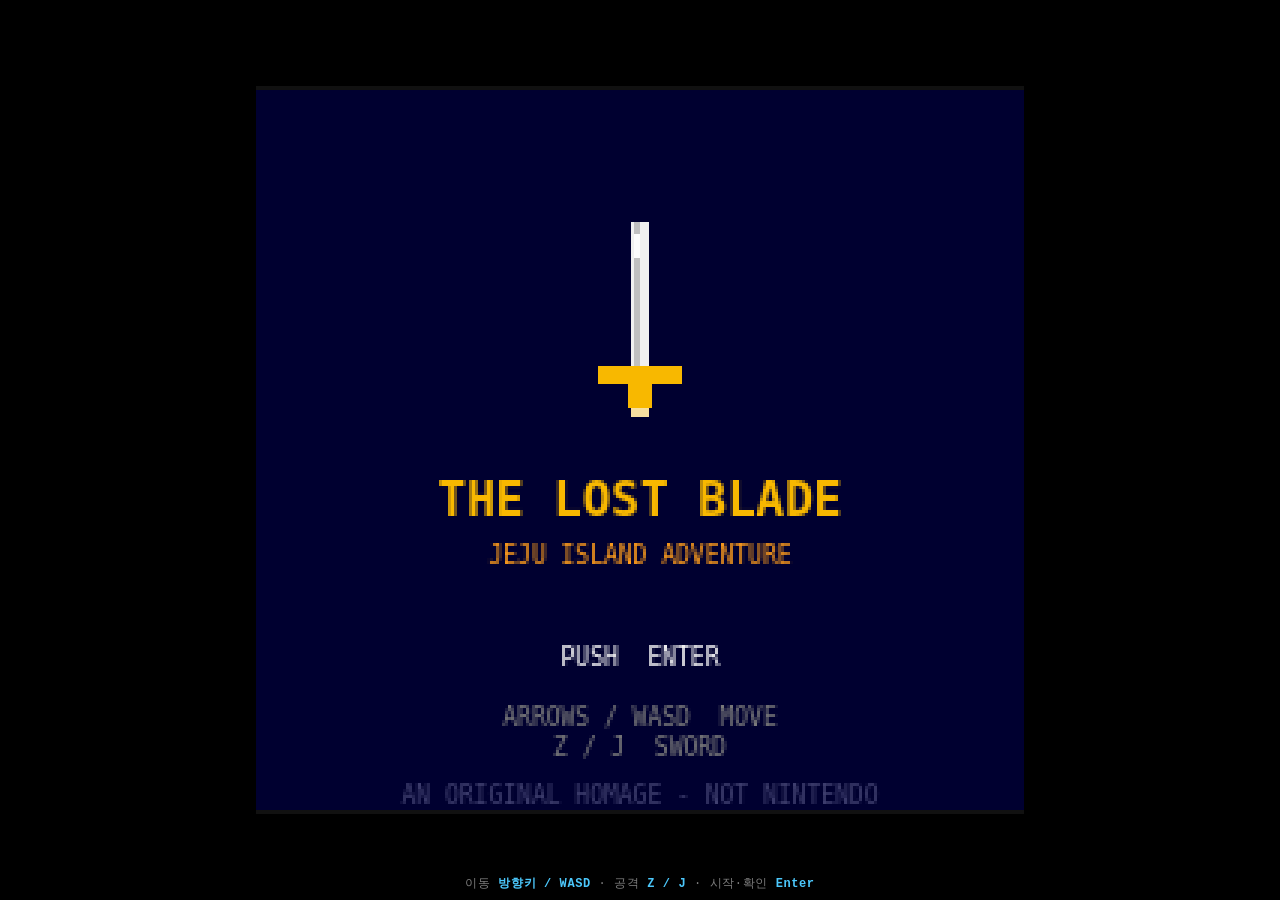
<file: blade.html>
<!DOCTYPE html>
<html lang="ko">
<head>
<meta charset="UTF-8">
<meta name="viewport" content="width=device-width, initial-scale=1.0">
<title>THE LOST BLADE — 제주 어드벤처</title>
<style>
  html,body{margin:0;height:100%;background:#000;overflow:hidden;
    font-family:'Courier New',monospace;display:flex;align-items:center;justify-content:center}
  #wrap{position:relative;image-rendering:pixelated}
  canvas{display:block;image-rendering:pixelated;image-rendering:crisp-edges;
    background:#000;box-shadow:0 0 0 4px #111,0 0 40px rgba(0,0,0,.9)}
  #help{position:fixed;bottom:8px;left:50%;transform:translateX(-50%);
    color:#7c7c7c;font-size:12px;letter-spacing:.05em;text-align:center;white-space:nowrap}
  #help b{color:#4cc8fc}
  /* 클리어 시 이름/전화번호 입력 폼 */
  #clearForm{position:fixed;top:50%;left:50%;transform:translate(-50%,-50%);
    display:none;flex-direction:column;gap:10px;z-index:10;
    background:#101038;border:3px solid #f8b800;padding:20px 22px;
    box-shadow:0 0 0 3px #000,0 0 24px rgba(0,0,0,.8);
    font-family:'Courier New',monospace;color:#fcfcfc;min-width:230px}
  #clearForm h2{margin:0 0 2px;font-size:15px;color:#ffd21e;text-align:center;letter-spacing:.03em}
  #clearForm p{margin:0;font-size:11px;color:#8cf88c;text-align:center}
  #clearForm label{font-size:11px;color:#a8c8ff}
  #clearForm input{width:100%;box-sizing:border-box;padding:7px 8px;margin-top:3px;
    background:#000;border:2px solid #4cc8fc;color:#fcfcfc;
    font-family:'Courier New',monospace;font-size:13px;outline:none}
  #clearForm input:focus{border-color:#ffd21e}
  #clearForm button{margin-top:6px;padding:9px;cursor:pointer;
    background:#f8b800;border:none;color:#101038;font-weight:bold;
    font-family:'Courier New',monospace;font-size:13px;letter-spacing:.05em}
  #clearForm button:hover{background:#ffd21e}
  #clearForm button:disabled{background:#666;color:#333;cursor:default}
  #cfMsg{font-size:11px;text-align:center;min-height:14px;color:#7cc8fc}
</style>
</head>
<body>
<div id="wrap"><canvas id="c" width="256" height="240"></canvas></div>
<div id="clearForm">
  <h2>제주의 전설 클리어!</h2>
  <p>이름과 전화번호를 입력하세요</p>
  <label>이름<input id="cfName" type="text" maxlength="20" autocomplete="off"></label>
  <label>전화번호<input id="cfPhone" type="tel" maxlength="20" autocomplete="off"></label>
  <button id="cfSubmit">기록하기</button>
  <div id="cfMsg"></div>
</div>
<div id="help">이동 <b>방향키 / WASD</b> · 공격 <b>Z / J</b> · 시작·확인 <b>Enter</b></div>

<script>
'use strict';
/* =========================================================================
   THE LOST BLADE — 1986 젤다의 전설(NES) 오마주 데모
   순수 캔버스 2D. 스프라이트는 전부 사각형으로 직접 그린 오리지널 아트.
   ========================================================================= */

/* =========================================================================
   ▼▼▼ 구글 스프레드시트 연동 설정 ▼▼▼
   게임을 클리어하면 이름·전화번호를 입력받아 아래 exec 주소로 전송하고,
   스프레드시트에 '이름 · 전화번호 · 제주의 전설 클리어' 로 기록합니다.
   아래 따옴표 안에 Apps Script 배포 후 받은 웹앱 exec 주소를 붙여넣으세요.
   예)  const SHEET_URL = 'https://script.google.com/macros/s/AKfy...../exec';
   비워두면(빈 문자열) 폼은 뜨지만 기록 전송은 건너뜁니다.
   ========================================================================= */
const SHEET_URL = 'https://script.google.com/macros/s/AKfycbyhfhI5AjkJL8rZ2w3K3lDBYYzu-NabJ_wbmWAyxK1QlB_uNRSfGLosNCIsozrYVE73jQ/exec';
/* ========================================================================= */

const cv = document.getElementById('c');
const ctx = cv.getContext('2d');
ctx.imageSmoothingEnabled = false;

// --- 화면 스케일 (정수 배율로 창에 맞춤) ---
function resize(){
  const s = Math.max(1, Math.floor(Math.min(innerWidth/256, innerHeight/248)));
  cv.style.width = 256*s+'px'; cv.style.height = 240*s+'px';
}
addEventListener('resize', resize); resize();

// --- 상수 ---
const TILE=16, COLS=16, ROWS=11;
const PLAYW=COLS*TILE, PLAYH=ROWS*TILE; // 256 x 176
const HUD=64;                            // 상단 HUD
const PY=HUD;                            // 플레이필드 y 오프셋

// --- 팔레트 (제주도 오버월드 느낌) ---
const C = {
  // 제주 들판(잔디)
  ground:'#5ea832', grassL:'#7cc84a', grassD:'#3d7d22',
  // 흙길 / 산책로
  sand:'#dcc888', sandL:'#efe0aa',
  // 귤나무
  treeD:'#1f6b2a', treeL:'#3fa447', trunk:'#6e4718', tangerine:'#ff9d1c', tangerineL:'#ffc766',
  // 현무암(제주 검은 돌)
  rock:'#3c3c3c', rockL:'#585858', rockD:'#1c1c1c',
  // 제주 바다
  waterD:'#166fb0', waterL:'#54c0e8',
  // 절벽 / 오름
  mtn:'#37342f', mtnD:'#201e1a', mtnMoss:'#4a7c2a',
  // 유채꽃
  canola:'#ffd21e', canolaD:'#e0a800',
  black:'#000000', white:'#fcfcfc',
  tunic:'#00a800', tunicD:'#007000', skin:'#fcb888',
  red:'#f83800', heartE:'#4c1000',
  blade:'#f0f0f0', hilt:'#f8b800',
  rupee:'#40c840', rupeeL:'#a8f0a8',
  enemy:'#ff922b', enemyB:'#3858f8', shot:'#ffce7a',
  oldman:'#c0c0c0', robe:'#c02020', flame:'#f88818',
  // 몬스터
  gyul:'#ff922b', gyulD:'#e06b00', gyulLeaf:'#3fa447',
  harbang:'#8a8a8a', harbangD:'#5c5c5c', harbangL:'#a8a8a8',
};

// --- 입력 ---
const keys={};
const DOWN=e=>{
  // 입력 폼에 타이핑 중일 땐 게임 키 입력을 무시(글자 입력 우선)
  const ae=document.activeElement;
  if(ae && ae.tagName==='INPUT') return;
  const k=e.key.toLowerCase();
  keys[k]=true;
  if(['arrowup','arrowdown','arrowleft','arrowright',' '].includes(e.key.toLowerCase())) e.preventDefault();
  if(k==='enter') handleConfirm();
  if((k==='z'||k==='j') ) handleAttack();
};
addEventListener('keydown',DOWN);
addEventListener('keyup',e=>keys[e.key.toLowerCase()]=false);

// --- 사운드 (제네릭 비프. 원곡은 사용하지 않음) ---
let AC=null;
function snd(f,d=.09,type='square',g=.09){
  try{AC=AC||new (window.AudioContext||window.webkitAudioContext)();
    const o=AC.createOscillator(),v=AC.createGain();
    o.type=type;o.frequency.value=f;v.gain.value=g;o.connect(v);v.connect(AC.destination);
    o.start();v.gain.exponentialRampToValueAtTime(.0001,AC.currentTime+d);o.stop(AC.currentTime+d);
  }catch(e){}
}
const sfxSword=()=>snd(760,.07,'square',.06);
const sfxBeam =()=>{snd(900,.05,'square',.05);setTimeout(()=>snd(1200,.05,'square',.04),40);};
const sfxHit  =()=>snd(180,.12,'sawtooth',.09);
const sfxHurt =()=>snd(140,.18,'sawtooth',.12);
const sfxItem =()=>{[600,800,1000,1300].forEach((f,i)=>setTimeout(()=>snd(f,.12,'triangle',.09),i*90));};
const sfxRupee=()=>{snd(1000,.05,'square',.05);setTimeout(()=>snd(1400,.06,'square',.05),50);};

/* =========================================================================
   오버월드 맵  (3x3 스크린, 각 스크린 16x11 타일)
   기호: .=풀  T=나무  R=바위  W=물  M=산  C=동굴  S=모랫길
   ========================================================================= */
const SCREENS = {
  '1,1': { // 시작 스크린 — 동굴 입구 + 오리지널 첫 화면 오마주
    t:[
      'MMMMMM.MM.MMMMMM',
      'MMMMM..C..MMMMMM',
      'T....M.SM.M....T',
      'T......S.......T',
      '.....R.S..R.....',
      '..WW...S........',
      '.WWWW..S....R...',
      '..WW...S.......T',
      'T......S....T..T',
      'T..T...S...T...T',
      '.......S........',
    ],
    e:[['oct',3,4],['oct',11,6]],
  },
  '1,0': { // 북 — 숲과 산
    t:[
      'MMMMMMMMMMMMMMMM',
      'MM..........MMMM',
      'T....T....T....T',
      '...R........R...',
      'T......RR......T',
      '....T.......T...',
      'T....R....R....T',
      '...T........T...',
      'T......SS......T',
      'T..R...SS...R..T',
      '.......SS.......',
    ],
    e:[['oct',5,3],['oct',10,5],['moblin',8,4]],
  },
  '1,2': { // 남 — 큰 연못
    t:[
      '.......S........',
      'T......S.......T',
      'T....R.S..R....T',
      '...WWWWWWWWWW...',
      '..WWWWWWWWWWWW..',
      '..WWWW....WWWW..',
      '..WWWWWWWWWWWW..',
      '...WWWWWWWWWW...',
      'T....R....R....T',
      'T..T........T..T',
      'T..............T',
    ],
    e:[['oct',2,9],['oct',13,9]],
  },
  '2,1': { // 동 — 바위밭
    t:[
      'MMM.......MMMMMM',
      'MM.....R.....MMM',
      'T...R......R...M',
      '.......RR.......',
      'T..R.......R...M',
      '......R.R.......',
      'T....R...R.R...M',
      '...R.......R....',
      'T.....R.R.....RM',
      'T..R.......R..MM',
      'MMM.........MMMM',
    ],
    e:[['moblin',5,3],['oct',10,7],['moblin',8,8]],
  },
  '0,1': { // 서 — 나무 미로 (통로 확보: 오른쪽 입구 + 가운데 가로 통로)
    t:[
      'MMMMMM....MMMMMM',
      'T....T....T....T',
      'T.TT.T.TT.T.TT.T',
      'T....T....T.....',
      'T.TT...TT...TT.T',
      '................',
      'T.TT...TT...TT.T',
      'T....T....T.....',
      'T.TT.T.TT.T.TT.T',
      'T....T....T....T',
      'MMMMMM....MMMMMM',
    ],
    e:[['oct',7,5],['oct',3,3],['oct',12,7]],
  },
};
const SOLID = {'T':1,'R':1,'W':1,'M':1};

// --- 동굴 내부 상태 ---
const CAVE = { fromScreen:'1,1', fromTile:[7,1] };

/* =========================================================================
   게임 상태
   ========================================================================= */
const G = {
  mode:'title',          // title | play | scroll | cave | over
  cx:1, cy:1,            // 현재 스크린 좌표
  link:{ x:7*TILE, y:9*TILE, dir:'up', w:14,h:14,
         atk:0, hp:6, maxhp:6, inv:0, hasSword:false, spd:1.4 },
  rupees:0, keys:0, bombs:0,
  enemies:[], shots:[], drops:[], beams:[],
  scroll:null,           // 전환 애니메이션 데이터
  cave:{ gaveSword:false, msg:0 },
  t:0,                    // 프레임 카운터
  over:0,
  screenState:{},         // 스크린별 몬스터 상태 저장(부활 방지)
  totalEnemies:0,         // 전체 몬스터 수
  killedEnemies:0,        // 처치한 몬스터 수
  recorded:false,         // 클리어 기록 전송 여부(중복 방지)
  formOpen:false,         // 이름/전화번호 입력 폼 표시 여부
};

function curScreen(){ return SCREENS[G.cx+','+G.cy]; }

function loadEnemies(){
  G.shots.length=0; G.drops.length=0; G.beams.length=0;
  const key=G.cx+','+G.cy;
  // 이미 방문한 스크린이면 저장된(살아남은) 몬스터를 그대로 복원 → 부활 방지
  if(G.screenState[key]){
    G.enemies = G.screenState[key];
    return;
  }
  // 첫 방문: 맵 정의로부터 몬스터 생성 후 저장
  G.enemies = [];
  const s=curScreen();
  if(s&&s.e){
    for(const [type,tx,ty] of s.e){
      G.enemies.push(makeEnemy(type, tx*TILE, ty*TILE));
    }
  }
  G.screenState[key]=G.enemies;
}
function makeEnemy(type,x,y){
  // oct → 귤 몬스터, moblin → 돌하르방
  if(type==='oct') return {type,x,y,w:14,h:14,dir:pick(['up','down','left','right']),hp:1,mt:0,st:60,shootT:R(40,120),color:C.gyul,spd:.75};
  if(type==='moblin') return {type,x,y,w:14,h:14,dir:pick(['up','down','left','right']),hp:2,mt:0,st:80,shootT:R(60,140),color:C.harbang,spd:.45};
}

/* =========================================================================
   유틸
   ========================================================================= */
function R(a,b){return a+Math.random()*(b-a);}
function pick(a){return a[Math.floor(Math.random()*a.length)];}
function clamp(v,a,b){return v<a?a:v>b?b:v;}
function tileAt(px,py){
  const s=curScreen(); if(!s) return '.';
  const tx=Math.floor(px/TILE), ty=Math.floor(py/TILE);
  if(tx<0||tx>=COLS||ty<0||ty>=ROWS) return '.';
  return s.t[ty][tx];
}
function solidAt(px,py){ return !!SOLID[tileAt(px,py)]; }
function boxSolid(x,y,w,h){
  return solidAt(x+2,y+2)||solidAt(x+w-2,y+2)||solidAt(x+2,y+h-2)||solidAt(x+w-2,y+h-2);
}
function rectHit(a,b){
  return a.x < b.x+b.w && a.x+a.w > b.x && a.y < b.y+b.h && a.y+a.h > b.y;
}

/* ---- 이동/충돌 (벽끼임 방지) ----
   각 축을 개별 이동하되, 벽에 부딪히면 픽셀 단위로 벽면에 "딱" 붙이고,
   모서리가 살짝 어긋나 막힌 경우엔 부드럽게 미끄러지도록 정렬한다. */
function slideAssist(fixed, moving){          // 어긋난 위치를 타일 격자에 정렬해 틈을 찾음
  const g = Math.round(moving/TILE)*TILE;
  const d = g - moving;
  return (Math.abs(d)<=6) ? g : null;
}
function moveEntity(o, dx, dy){
  // --- X축 ---
  if(dx){
    const nx = o.x + dx;
    if(!boxSolid(nx, o.y, o.w, o.h)){
      o.x = nx;
    } else {
      const gy = slideAssist(o.x, o.y);        // 위/아래로 살짝 밀어 통과 시도
      if(gy!==null && gy!==o.y && !boxSolid(nx, gy, o.w, o.h)){
        o.y = gy; o.x = nx;
      } else {
        // 벽면에 딱 붙도록 1px씩 최대 전진
        const step = dx>0?1:-1;
        while(Math.abs(o.x - nx) > 0 && !boxSolid(o.x+step, o.y, o.w, o.h)){
          o.x += step;
          if(dx>0 ? o.x>=nx : o.x<=nx) break;
        }
        o.blockedX = true;
      }
    }
  }
  // --- Y축 ---
  if(dy){
    const ny = o.y + dy;
    if(!boxSolid(o.x, ny, o.w, o.h)){
      o.y = ny;
    } else {
      const gx = slideAssist(o.y, o.x);
      if(gx!==null && gx!==o.x && !boxSolid(gx, ny, o.w, o.h)){
        o.x = gx; o.y = ny;
      } else {
        const step = dy>0?1:-1;
        while(Math.abs(o.y - ny) > 0 && !boxSolid(o.x, o.y+step, o.w, o.h)){
          o.y += step;
          if(dy>0 ? o.y>=ny : o.y<=ny) break;
        }
        o.blockedY = true;
      }
    }
  }
}
// 벽에 박혔을 때 가장 가까운 빈 공간으로 밀어내는 안전장치
function unstick(o){
  if(!boxSolid(o.x, o.y, o.w, o.h)) return;
  for(let r=1; r<=TILE*2; r++){
    for(const [ox,oy] of [[0,r],[0,-r],[r,0],[-r,0],[r,r],[-r,-r],[r,-r],[-r,r]]){
      const cx=clamp(o.x+ox,0,PLAYW-o.w), cy=clamp(o.y+oy,0,PLAYH-o.h);
      if(!boxSolid(cx, cy, o.w, o.h)){ o.x=cx; o.y=cy; return; }
    }
  }
}
// 충돌을 존중하는 넉백(벽으로 밀려 박히지 않음)
function knockbackSolid(o, dirX, dirY, dist){
  for(let i=0;i<dist;i++){
    const nx=clamp(o.x+dirX,0,PLAYW-o.w);
    if(nx!==o.x && !boxSolid(nx,o.y,o.w,o.h)) o.x=nx; else break;
  }
  for(let i=0;i<dist;i++){
    const ny=clamp(o.y+dirY,0,PLAYH-o.h);
    if(ny!==o.y && !boxSolid(o.x,ny,o.w,o.h)) o.y=ny; else break;
  }
}

/* =========================================================================
   입력 핸들러
   ========================================================================= */
function handleConfirm(){
  if(!AC){try{AC=new (window.AudioContext||window.webkitAudioContext)();}catch(e){}}
  if(G.mode==='title'){ startGame(); }
  else if(G.mode==='over'){ startGame(); }
  else if(G.mode==='clear'){ if(!G.formOpen) startGame(); }
  else if(G.mode==='cave'){ /* 진행: 메시지 넘김 */ if(G.cave.msg<CAVE_LINES.length-1) G.cave.msg++; }
}
function handleAttack(){
  if(G.mode!=='play') return;
  const L=G.link;
  if(!L.hasSword){ return; }
  if(L.atk>0) return;
  L.atk=16; sfxSword();
  // 검 만땅이면 광선 발사
  if(L.hp>=L.maxhp){
    const cx=L.x+L.w/2, cy=L.y+L.h/2;
    const v={up:[0,-1],down:[0,1],left:[-1,0],right:[1,0]}[L.dir];
    G.beams.push({x:cx-3,y:cy-3,w:6,h:6,vx:v[0]*3.4,vy:v[1]*3.4,life:70});
    sfxBeam();
  }
}
function startGame(){
  G.mode='play'; G.cx=1; G.cy=1;
  Object.assign(G.link,{x:7*TILE,y:9*TILE,dir:'up',atk:0,hp:6,maxhp:6,inv:0,hasSword:false});
  G.rupees=0; G.cave.gaveSword=false;
  // 몬스터 상태/집계 초기화 (재시작 시 전부 리셋 → 다시 부활)
  G.screenState={}; G.killedEnemies=0; G.recorded=false;
  G.formOpen=false; hideClearForm();
  G.totalEnemies=0;
  for(const k in SCREENS){ const s=SCREENS[k]; if(s.e) G.totalEnemies+=s.e.length; }
  loadEnemies();
}

/* =========================================================================
   업데이트
   ========================================================================= */
function update(){
  G.t++;
  if(G.mode==='play'){ updatePlay(); }
  else if(G.mode==='scroll'){ updateScroll(); }
  else if(G.mode==='cave'){ updateCave(); }
  // 'clear' 모드는 별도 업데이트 없음(엔터로 재시작)
}

function updatePlay(){
  const L=G.link;
  if(L.atk>0) L.atk--;
  if(L.inv>0) L.inv--;

  // 이동 (공격 중엔 이동 정지 — 원작 감성)
  if(L.atk<=8){
    let dx=0,dy=0;
    if(keys['arrowleft']||keys['a']) dx=-1;
    else if(keys['arrowright']||keys['d']) dx=1;
    else if(keys['arrowup']||keys['w']) dy=-1;
    else if(keys['arrowdown']||keys['s']) dy=1;
    if(dx){L.dir=dx<0?'left':'right';} else if(dy){L.dir=dy<0?'up':'down';}

    const sp=L.spd;
    // 한 축씩 이동 + 벽면 정렬 + 모서리 슬라이드 (벽끼임 방지)
    L.blockedX=L.blockedY=false;
    if(dx) moveEntity(L, dx*sp, 0);
    if(dy) moveEntity(L, 0, dy*sp);
    unstick(L);
  }

  // 화면 경계 → 스크린 전환
  const off=1;
  if(L.x < -off && SCREENS[(G.cx-1)+','+G.cy]) return beginScroll('left');
  if(L.x+L.w > PLAYW+off && SCREENS[(G.cx+1)+','+G.cy]) return beginScroll('right');
  if(L.y < -off && SCREENS[G.cx+','+(G.cy-1)]) return beginScroll('up');
  if(L.y+L.h > PLAYH+off && SCREENS[G.cx+','+(G.cy+1)]) return beginScroll('down');
  // 경계 못 넘으면 가둠
  L.x=clamp(L.x,0,PLAYW-L.w); L.y=clamp(L.y,0,PLAYH-L.h);

  // 동굴 입구 진입
  if(tileAt(L.x+L.w/2, L.y+2)==='C' && L.dir==='up'){ enterCave(); return; }

  // 검 히트박스 (공격 프레임 동안)
  let sword=null;
  if(L.atk>6 && L.hasSword){
    const cx=L.x+L.w/2, cy=L.y+L.h/2;
    if(L.dir==='up')    sword={x:cx-3,y:L.y-14,w:6,h:16};
    if(L.dir==='down')  sword={x:cx-3,y:L.y+L.h-2,w:6,h:16};
    if(L.dir==='left')  sword={x:L.x-14,y:cy-3,w:16,h:6};
    if(L.dir==='right') sword={x:L.x+L.w-2,y:cy-3,w:16,h:6};
  }

  // 적 업데이트
  for(const en of G.enemies){
    en.mt++;
    // 방향 전환
    if(en.mt>=en.st){ en.mt=0; en.st=R(40,90); en.dir=pick(['up','down','left','right']); }
    const v={up:[0,-1],down:[0,1],left:[-1,0],right:[1,0]}[en.dir];
    const nx=en.x+v[0]*en.spd, ny=en.y+v[1]*en.spd;
    if(!boxSolid(nx,en.y,en.w,en.h) && nx>=0 && nx<=PLAYW-en.w) en.x=nx; else en.mt=en.st;
    if(!boxSolid(en.x,ny,en.w,en.h) && ny>=0 && ny<=PLAYH-en.h) en.y=ny; else en.mt=en.st;
    // 발사
    en.shootT--;
    if(en.shootT<=0){
      en.shootT=R(70,160);
      const sv={up:[0,-1.6],down:[0,1.6],left:[-1.6,0],right:[1.6,0]}[en.dir];
      G.shots.push({x:en.x+en.w/2-3,y:en.y+en.h/2-3,w:6,h:6,vx:sv[0],vy:sv[1],
                    kind:en.type==='moblin'?'arrow':'rock',life:140});
    }
    // 검 피격
    if(sword && rectHit(sword,en)){ en.hp--; sfxHit(); if(en.hp<=0){killEnemy(en);} else {
        // 넉백 (벽 뚫지 않도록)
        const kx=(L.dir==='left'?-1:L.dir==='right'?1:0);
        const ky=(L.dir==='up'?-1:L.dir==='down'?1:0);
        knockbackSolid(en, kx, ky, 6);
        en.mt=en.st;
      } }
    // 링크 접촉 피해
    if(L.inv<=0 && rectHit(L,en)) hurtLink(1, en);
  }
  G.enemies=G.enemies.filter(e=>e.hp>0);
  // 저장된 스크린 상태를 살아남은 몬스터로 동기화(부활 방지 유지)
  G.screenState[G.cx+','+G.cy]=G.enemies;

  // 모든 몬스터 처치 시 클리어
  if(G.killedEnemies>=G.totalEnemies && G.totalEnemies>0){ triggerClear(); return; }

  // 광선
  for(const b of G.beams){
    b.x+=b.vx; b.y+=b.vy; b.life--;
    for(const en of G.enemies){ if(rectHit(b,en)){ en.hp--; b.life=0; sfxHit(); if(en.hp<=0)killEnemy(en); } }
    if(b.x<0||b.x>PLAYW||b.y<0||b.y>PLAYH) b.life=0;
  }
  G.beams=G.beams.filter(b=>b.life>0);

  // 적 탄
  for(const s of G.shots){
    s.x+=s.vx; s.y+=s.vy; s.life--;
    if(s.x<-8||s.x>PLAYW+8||s.y<-8||s.y>PLAYH+8) s.life=0;
    if(L.inv<=0 && rectHit(L,s)){ hurtLink(1,s); s.life=0; }
  }
  G.shots=G.shots.filter(s=>s.life>0);

  // 드롭 수집
  for(const d of G.drops){
    d.life--;
    if(rectHit(L,d)){
      if(d.kind==='rupee'){ G.rupees=Math.min(255,G.rupees+1); sfxRupee(); }
      else if(d.kind==='heart'){ L.hp=Math.min(L.maxhp,L.hp+2); sfxRupee(); }
      d.life=0;
    }
  }
  G.drops=G.drops.filter(d=>d.life>0);
}

function killEnemy(en){
  if(en.dead) return;        // 중복 처치 방지(검+광선 동시타격 등)
  en.dead=true;
  en.hp=0; sfxHit();
  G.killedEnemies++;         // 전체 처치 수 집계
  const r=Math.random();
  if(r<0.45) G.drops.push({x:en.x,y:en.y,w:12,h:14,kind:'rupee',life:360});
  else if(r<0.6) G.drops.push({x:en.x,y:en.y,w:12,h:12,kind:'heart',life:360});
}

function hurtLink(dmg,src){
  const L=G.link;
  L.hp-=dmg; L.inv=70; sfxHurt();
  // 넉백 (벽으로 밀려 박히지 않도록 충돌 검사)
  if(src){
    const dirX = (L.x >= (src.x||0)) ? 1 : -1;
    const dirY = (L.y >= (src.y||0)) ? 1 : -1;
    knockbackSolid(L, dirX, dirY, 6);
    unstick(L);
  }
  if(L.hp<=0){ L.hp=0; G.mode='over'; G.over=0; }
}

// --- 클리어 처리 ---
function triggerClear(){
  if(G.mode==='clear') return;
  G.mode='clear';
  G.shots.length=0; G.beams.length=0;
  sfxItem();
  showClearForm();          // 이름/전화번호 입력 폼 표시
}

// --- 입력 폼 제어 ---
const clearForm = document.getElementById('clearForm');
const cfName    = document.getElementById('cfName');
const cfPhone   = document.getElementById('cfPhone');
const cfSubmit  = document.getElementById('cfSubmit');
const cfMsg     = document.getElementById('cfMsg');

function showClearForm(){
  G.formOpen=true;
  cfName.value=''; cfPhone.value=''; cfMsg.textContent='';
  cfSubmit.disabled=false; cfSubmit.textContent='기록하기';
  cfName.disabled=false; cfPhone.disabled=false;
  clearForm.style.display='flex';
  setTimeout(()=>cfName.focus(), 30);
}
function hideClearForm(){
  clearForm.style.display='none';
  if(document.activeElement) document.activeElement.blur();
}

// --- 구글 스프레드시트에 '이름 · 전화번호 · 제주의 전설 클리어' 기록 ---
function submitClearRecord(){
  if(G.recorded) return;
  const name  = cfName.value.trim();
  const phone = cfPhone.value.trim();
  if(!name || !phone){ cfMsg.style.color='#f88'; cfMsg.textContent='이름과 전화번호를 모두 입력하세요.'; return; }

  G.recorded=true;
  cfSubmit.disabled=true; cfName.disabled=true; cfPhone.disabled=true;

  if(!SHEET_URL || SHEET_URL.indexOf('http')!==0){
    // 스프레드시트 주소 미설정: 전송은 건너뛰되 폼은 정상 종료
    cfMsg.style.color='#ffd21e'; cfMsg.textContent='(SHEET_URL 미설정 - 기록 전송 안 함)';
    finishClearForm(); return;
  }

  cfMsg.style.color='#7cc8fc'; cfMsg.textContent='기록 전송 중...';
  try{
    fetch(SHEET_URL, {
      method:'POST',
      mode:'no-cors',                 // Apps Script 웹앱 CORS 우회(응답은 읽지 않음)
      headers:{'Content-Type':'text/plain;charset=utf-8'},
      body: JSON.stringify({ name, phone, game:'제주의 전설' })
    })
    .then(()=>{ cfMsg.style.color='#8cf88c'; cfMsg.textContent='기록되었습니다!'; finishClearForm(); })
    .catch(()=>{ cfMsg.style.color='#f88'; cfMsg.textContent='전송 실패 - 네트워크를 확인하세요.'; finishClearForm(); });
  }catch(e){ cfMsg.style.color='#f88'; cfMsg.textContent='전송 오류'; finishClearForm(); }
}
// 폼 종료: 잠시 후 닫고 엔터로 재시작 가능 상태로
function finishClearForm(){
  setTimeout(()=>{ hideClearForm(); G.formOpen=false; }, 1200);
}

cfSubmit.addEventListener('click', submitClearRecord);
// 입력창에서 엔터 → 제출
[cfName, cfPhone].forEach(inp=>{
  inp.addEventListener('keydown', e=>{ if(e.key==='Enter'){ e.preventDefault(); submitClearRecord(); } });
});

// --- 스크린 전환 애니메이션 ---
function beginScroll(dir){
  const L=G.link;
  const from={cx:G.cx,cy:G.cy};
  if(dir==='left') G.cx--; if(dir==='right') G.cx++;
  if(dir==='up') G.cy--; if(dir==='down') G.cy++;
  G.mode='scroll';
  G.scroll={dir, p:0, from, offA:0};
  // 진입 후 링크 위치(반대편)
  G.scroll.linkTarget={
    left:{x:PLAYW-L.w-1, y:L.y}, right:{x:1, y:L.y},
    up:{x:L.x, y:PLAYH-L.h-1}, down:{x:L.x, y:1},
  }[dir];
  G.scroll.linkStart={x:L.x,y:L.y};
}
function updateScroll(){
  const s=G.scroll; s.p+=1/32;
  if(s.p>=1){
    G.mode='play';
    Object.assign(G.link, s.linkTarget);
    G.scroll=null;
    loadEnemies();
    return;
  }
  // 링크를 새 위치로 보간 이동시켜 자연스럽게
  const L=G.link, t=s.p;
  L.x = s.linkStart.x + (s.linkTarget.x - s.linkStart.x)*t;
  L.y = s.linkStart.y + (s.linkTarget.y - s.linkStart.y)*t;
}

/* =========================================================================
   동굴 씬
   ========================================================================= */
const CAVE_LINES = [
  "IT'S DANGEROUS TO GO",
  "ALONE! TAKE THIS.",
];
function enterCave(){
  G.mode='cave'; G.cave.msg=0;
  snd(400,.15,'triangle',.08);
  G.link.x=7*TILE; G.link.y=8*TILE; G.link.dir='up';
}
function updateCave(){
  const L=G.link;
  let dx=0,dy=0;
  if(keys['arrowleft']||keys['a']) dx=-1;
  else if(keys['arrowright']||keys['d']) dx=1;
  else if(keys['arrowup']||keys['w']) dy=-1;
  else if(keys['arrowdown']||keys['s']) dy=1;
  if(dx)L.dir=dx<0?'left':'right'; else if(dy)L.dir=dy<0?'up':'down';
  L.x=clamp(L.x+dx*1.2, 2*TILE, 13*TILE);
  L.y=clamp(L.y+dy*1.2, 3*TILE, 9*TILE);

  // 검 아이템 픽업
  if(!G.link.hasSword){
    const sword={x:7*TILE-4,y:3*TILE,w:16,h:22};
    if(rectHit({x:L.x,y:L.y,w:L.w,h:L.h}, sword)){
      G.link.hasSword=true; G.cave.gaveSword=true; sfxItem();
    }
  }
  // 아래 출구로 나가면 오버월드 복귀
  if(L.y>=9*TILE-1 && L.dir==='down'){
    G.mode='play'; G.cx=1; G.cy=1;
    L.x=7*TILE; L.y=2*TILE; L.dir='down';
    loadEnemies();
  }
}

/* =========================================================================
   렌더링
   ========================================================================= */
function draw(){
  ctx.fillStyle=C.black; ctx.fillRect(0,0,256,240);

  if(G.mode==='title'){ drawTitle(); return; }
  if(G.mode==='over'){ drawHUD(); drawOver(); return; }
  if(G.mode==='clear'){ drawClear(); return; }

  // 플레이필드
  ctx.save();
  ctx.beginPath(); ctx.rect(0,PY,PLAYW,PLAYH); ctx.clip();

  if(G.mode==='scroll'){
    const s=G.scroll;
    const d={left:[-1,0],right:[1,0],up:[0,-1],down:[0,1]}[s.dir];
    const px=-d[0]*PLAYW*s.p, py=-d[1]*PLAYH*s.p;
    // 이전 스크린
    drawScreen(SCREENS[s.from.cx+','+s.from.cy], px, py);
    // 새 스크린
    drawScreen(curScreen(), px+d[0]*PLAYW, py+d[1]*PLAYH);
    // 링크는 새 스크린과 함께 이동
    drawLink(G.link.x + px + d[0]*PLAYW, PY + G.link.y + py + d[1]*PLAYH);
  } else if(G.mode==='cave'){
    drawCave();
  } else {
    drawScreen(curScreen(),0,0);
    // 드롭
    for(const dr of G.drops){ if(dr.life<120 && (G.t>>2)&1) continue; drawDrop(dr); }
    // 적
    for(const en of G.enemies) drawEnemy(en);
    // 탄
    for(const s of G.shots) drawShot(s);
    for(const b of G.beams) drawBeam(b);
    // 링크 (무적 깜빡임)
    if(!(G.link.inv>0 && (G.t>>2)&1)) drawLink(G.link.x, PY+G.link.y);
  }
  ctx.restore();

  drawHUD();
}

// 타일 좌표 기반 결정론적 난수 (깜빡임 없는 장식 배치용)
function hash2(x,y){ let h=(x*73856093)^(y*19349663); h=(h^(h>>13))>>>0; return (h%997)/997; }

// --- 스크린(타일 배경) ---
function drawScreen(s, ox, oy){
  if(!s) return;
  // 제주 들판 바닥
  ctx.fillStyle=C.ground; ctx.fillRect(ox,PY+oy,PLAYW,PLAYH);
  for(let y=0;y<ROWS;y++) for(let x=0;x<COLS;x++){
    const ch=s.t[y][x]; const px=ox+x*TILE, py=PY+oy+y*TILE;
    if(ch==='.') drawGroundDecor(x,y,px,py);
    drawTile(ch,px,py,x,y);
  }
}
// 잔디밭 위 유채꽃 · 잔디 · 현무암 자갈
function drawGroundDecor(tx,ty,px,py){
  const r=hash2(tx,ty);
  ctx.fillStyle=C.grassD; ctx.fillRect(px+2,py+11,2,1); ctx.fillRect(px+11,py+5,2,1);
  ctx.fillStyle=C.grassL; ctx.fillRect(px+6,py+3,1,2); ctx.fillRect(px+13,py+12,1,2);
  if(r<0.14){ // 유채꽃 무리
    ctx.fillStyle=C.canolaD; ctx.fillRect(px+4,py+6,4,4);
    ctx.fillStyle=C.canola;  ctx.fillRect(px+4,py+6,2,2); ctx.fillRect(px+6,py+8,2,2);
  } else if(r<0.24){ // 작은 현무암 자갈
    ctx.fillStyle=C.rockD; ctx.fillRect(px+9,py+9,4,3);
    ctx.fillStyle=C.rock;  ctx.fillRect(px+9,py+9,2,2);
  }
}
function drawTile(ch,px,py,tx,ty){
  switch(ch){
    case 'T': { // 귤나무
      ctx.fillStyle=C.trunk; ctx.fillRect(px+6,py+11,4,5);
      ctx.fillStyle=C.treeD; ctx.fillRect(px+1,py+1,14,12);
      ctx.fillStyle=C.treeL; ctx.fillRect(px+2,py+2,5,4); ctx.fillRect(px+9,py+2,4,3);
      ctx.fillRect(px+4,py+7,4,3); ctx.fillRect(px+10,py+7,3,3);
      // 귤 열매
      ctx.fillStyle=C.tangerine; ctx.fillRect(px+3,py+5,2,2); ctx.fillRect(px+9,py+4,2,2);
      ctx.fillRect(px+11,py+9,2,2); ctx.fillRect(px+5,py+9,2,2);
      ctx.fillStyle=C.tangerineL; ctx.fillRect(px+3,py+5,1,1); ctx.fillRect(px+9,py+4,1,1);
      break; }
    case 'R': { // 현무암 바위 (제주 검은 돌)
      ctx.fillStyle=C.rockD; ctx.fillRect(px+1,py+2,14,13);
      ctx.fillStyle=C.rock;  ctx.fillRect(px+2,py+2,12,11);
      ctx.fillStyle=C.rockL; ctx.fillRect(px+3,py+3,5,3); ctx.fillRect(px+9,py+5,3,2);
      // 현무암 특유의 구멍
      ctx.fillStyle=C.rockD; ctx.fillRect(px+5,py+7,2,2); ctx.fillRect(px+10,py+9,2,2);
      ctx.fillRect(px+4,py+11,2,2); break; }
    case 'W': { // 제주 바다
      ctx.fillStyle=C.waterD; ctx.fillRect(px,py,16,16);
      ctx.fillStyle=C.waterL;
      const w=(Math.floor(G.t/16)%2)?0:2;
      ctx.fillRect(px+2+w,py+4,4,2); ctx.fillRect(px+9-w,py+9,4,2);
      ctx.fillRect(px+5+w,py+12,3,1); break; }
    case 'M': { // 현무암 절벽 / 오름
      ctx.fillStyle=C.mtnD; ctx.fillRect(px,py,16,16);
      ctx.fillStyle=C.mtn;  ctx.fillRect(px+1,py+1,14,14);
      // 이끼 낀 윗면
      ctx.fillStyle=C.mtnMoss; ctx.fillRect(px+1,py+1,14,3);
      ctx.fillStyle=C.rockD; ctx.fillRect(px+3,py+7,3,2); ctx.fillRect(px+10,py+5,3,2);
      ctx.fillRect(px+6,py+11,3,2); ctx.fillRect(px+11,py+11,2,2); break; }
    case 'S': { // 흙길 / 산책로
      ctx.fillStyle=C.sand; ctx.fillRect(px,py,16,16);
      ctx.fillStyle=C.sandL; ctx.fillRect(px+3,py+3,2,2); ctx.fillRect(px+10,py+8,2,2);
      ctx.fillStyle=C.canolaD; ctx.fillRect(px+7,py+12,2,1); break; }
    case 'C': { // 용암동굴 입구
      ctx.fillStyle=C.mtnD; ctx.fillRect(px,py,16,16);
      ctx.fillStyle=C.mtn;  ctx.fillRect(px+1,py+1,14,14);
      ctx.fillStyle=C.mtnMoss; ctx.fillRect(px+1,py+1,14,2);
      ctx.fillStyle=C.black; ctx.fillRect(px+4,py+5,8,11);
      ctx.fillRect(px+5,py+3,6,3); break; }
  }
}

// --- 링크 ---
function drawLink(x,y){
  const L=G.link, d=L.dir;
  // 그림자
  ctx.fillStyle='rgba(0,0,0,.18)'; ctx.fillRect(x+2,y+14,12,2);
  // 몸통(초록 튜닉)
  ctx.fillStyle=C.tunicD; ctx.fillRect(x+2,y+7,12,8);
  ctx.fillStyle=C.tunic;  ctx.fillRect(x+3,y+7,10,7);
  // 머리/모자
  ctx.fillStyle=C.tunic;  ctx.fillRect(x+3,y+1,10,4);   // 모자
  ctx.fillStyle=C.skin;   ctx.fillRect(x+4,y+4,8,4);     // 얼굴
  // 방향 표시(눈/모자챙)
  ctx.fillStyle=C.tunicD;
  if(d==='up'){ ctx.fillRect(x+3,y+2,10,3); ctx.fillStyle=C.skin; ctx.fillRect(x+5,y+5,6,2);}
  if(d==='down'){ ctx.fillStyle=C.black; ctx.fillRect(x+5,y+6,2,1); ctx.fillRect(x+9,y+6,2,1);}
  if(d==='left'){ ctx.fillStyle=C.black; ctx.fillRect(x+4,y+6,2,1);}
  if(d==='right'){ ctx.fillStyle=C.black; ctx.fillRect(x+10,y+6,2,1);}
  // 다리
  ctx.fillStyle=C.trunk;
  const step=(Math.floor(G.t/8)%2)?0:2;
  ctx.fillRect(x+3+step,y+14,3,2); ctx.fillRect(x+10-step,y+14,3,2);

  // 검
  if(L.atk>6 && L.hasSword){
    ctx.fillStyle=C.blade; ctx.fillStyle=C.blade;
    if(d==='up')    { ctx.fillRect(x+6,y-14,3,16); ctx.fillStyle=C.hilt; ctx.fillRect(x+4,y-2,7,2);}
    if(d==='down')  { ctx.fillRect(x+7,y+14,3,16); ctx.fillStyle=C.hilt; ctx.fillRect(x+5,y+13,7,2);}
    if(d==='left')  { ctx.fillRect(x-14,y+6,16,3); ctx.fillStyle=C.hilt; ctx.fillRect(x-2,y+4,2,7);}
    if(d==='right') { ctx.fillRect(x+14,y+7,16,3); ctx.fillStyle=C.hilt; ctx.fillRect(x+13,y+5,2,7);}
  }
}

function drawEnemy(en){
  const x=en.x, y=PY+en.y;
  ctx.fillStyle='rgba(0,0,0,.18)'; ctx.fillRect(x+2,y+13,11,2);
  const bob=(Math.floor(G.t/10)%2)?0:1;
  if(en.type==='oct'){ // 귤 몬스터
    // 잎/꼭지
    ctx.fillStyle=C.gyulLeaf; ctx.fillRect(x+6,y-bob,2,3); ctx.fillRect(x+8,y+1-bob,2,2);
    // 둥근 귤 몸통
    ctx.fillStyle=C.gyul;
    ctx.fillRect(x+3,y+3,9,9); ctx.fillRect(x+2,y+5,11,5); ctx.fillRect(x+4,y+2,7,11);
    // 아래쪽 음영
    ctx.fillStyle=C.gyulD; ctx.fillRect(x+3,y+10,9,2); ctx.fillRect(x+2,y+7,1,3); ctx.fillRect(x+12,y+7,1,3);
    // 눈 (방향 따라 이동)
    const ex=en.dir==='left'?-1:en.dir==='right'?1:0;
    ctx.fillStyle=C.black; ctx.fillRect(x+5+ex,y+6,2,2); ctx.fillRect(x+9+ex,y+6,2,2);
    // 입
    ctx.fillStyle=C.gyulD; ctx.fillRect(x+6,y+10,3,1);
    // 하이라이트
    ctx.fillStyle=C.tangerineL; ctx.fillRect(x+4,y+4,2,1);
  } else { // 돌하르방
    // 벙거지 모자
    ctx.fillStyle=C.harbangD; ctx.fillRect(x+2,y-bob,11,4);
    ctx.fillStyle=C.harbangL; ctx.fillRect(x+3,y-bob,9,2);
    // 머리
    ctx.fillStyle=C.harbang; ctx.fillRect(x+3,y+3,9,7);
    // 튀어나온 둥근 눈
    ctx.fillStyle=C.harbangD; ctx.fillRect(x+3,y+4,3,3); ctx.fillRect(x+9,y+4,3,3);
    ctx.fillStyle=C.black; ctx.fillRect(x+4,y+5,1,1); ctx.fillRect(x+10,y+5,1,1);
    // 크고 뭉툭한 코
    ctx.fillStyle=C.harbangL; ctx.fillRect(x+6,y+6,3,4);
    // 몸통 + 배에 얹은 손
    ctx.fillStyle=C.harbang; ctx.fillRect(x+2,y+9,11,5);
    ctx.fillStyle=C.harbangD; ctx.fillRect(x+4,y+11,3,2); ctx.fillRect(x+9,y+11,3,2);
    // 현무암 구멍 질감
    ctx.fillStyle=C.rockD; ctx.fillRect(x+3,y+12,1,1); ctx.fillRect(x+11,y+9,1,1);
  }
}
function drawShot(s){
  const x=s.x, y=PY+s.y;
  if(s.kind==='arrow'){ // 돌하르방이 던진 현무암 조각
    ctx.fillStyle=C.rockD; ctx.fillRect(x,y+1,6,5); ctx.fillRect(x+1,y,4,6);
    ctx.fillStyle=C.rock;  ctx.fillRect(x+1,y+1,2,2);
  } else { // 귤 몬스터가 쏜 작은 귤
    ctx.fillStyle=C.gyul;  ctx.fillRect(x+1,y+1,4,4); ctx.fillRect(x,y+2,6,2); ctx.fillRect(x+2,y,2,6);
    ctx.fillStyle=C.gyulLeaf; ctx.fillRect(x+2,y-1,1,1);
    ctx.fillStyle=C.tangerineL; ctx.fillRect(x+1,y+1,1,1);
  }
}
function drawBeam(b){
  const x=b.x, y=PY+b.y;
  ctx.fillStyle=(G.t>>1&1)?'#f8f8f8':'#a8e8ff';
  ctx.fillRect(x,y+1,6,4); ctx.fillRect(x+1,y,4,6);
}
function drawDrop(d){
  const x=d.x, y=PY+d.y;
  if(d.kind==='rupee'){
    ctx.fillStyle=C.rupee; ctx.fillRect(x+3,y+1,6,12); ctx.fillRect(x+2,y+4,8,6);
    ctx.fillStyle=C.rupeeL; ctx.fillRect(x+4,y+2,2,8);
  } else {
    ctx.fillStyle=C.red;
    ctx.fillRect(x+2,y+3,3,3); ctx.fillRect(x+7,y+3,3,3);
    ctx.fillRect(x+1,y+5,10,3); ctx.fillRect(x+3,y+8,6,2); ctx.fillRect(x+5,y+10,2,2);
  }
}

// --- 동굴 내부 ---
function drawCave(){
  ctx.fillStyle=C.black; ctx.fillRect(0,PY,PLAYW,PLAYH);
  // 바위 테두리
  ctx.fillStyle='#303030';
  for(let x=0;x<COLS;x++){ drawCaveRock(x*TILE,PY); drawCaveRock(x*TILE,PY+PLAYH-TILE); }
  for(let y=0;y<ROWS;y++){ drawCaveRock(0,PY+y*TILE); drawCaveRock((COLS-1)*TILE,PY+y*TILE); }
  // 아래 출구
  ctx.fillStyle=C.black; ctx.fillRect(6*TILE,PY+PLAYH-TILE,4*TILE,TILE);
  // 횃불
  drawTorch(3*TILE, PY+2*TILE); drawTorch(12*TILE, PY+2*TILE);
  // 노인
  drawOldMan(7*TILE-4, PY+4*TILE);
  // 검 아이템 (미획득 시)
  if(!G.link.hasSword){
    const sx=7*TILE, sy=PY+3*TILE;
    ctx.fillStyle=C.blade; ctx.fillRect(sx+2,sy,3,18);
    ctx.fillStyle=C.hilt;  ctx.fillRect(sx,sy+14,7,3); ctx.fillRect(sx+2,sy+16,3,4);
    // 반짝임
    if((G.t>>3)&1){ ctx.fillStyle=C.white; ctx.fillRect(sx+1,sy+2,1,4); }
  }
  // 링크
  drawLink(G.link.x, PY+G.link.y);
  // 메시지 텍스트
  for(let i=0;i<=G.cave.msg && i<CAVE_LINES.length;i++){
    text(CAVE_LINES[i], 32, PY+PLAYH-40+i*10, C.white);
  }
  if(G.link.hasSword){
    text('YOU GOT THE SWORD!', 40, PY+PLAYH-40, C.hilt);
    text('WALK DOWN TO EXIT', 44, PY+PLAYH-30, '#a8a8a8');
  }
}
function drawCaveRock(x,y){
  ctx.fillStyle='#282828'; ctx.fillRect(x,y,16,16);
  ctx.fillStyle='#404040'; ctx.fillRect(x+1,y+1,6,6); ctx.fillRect(x+8,y+8,6,6);
  ctx.fillStyle='#181818'; ctx.fillRect(x+8,y+1,6,6); ctx.fillRect(x+1,y+8,6,6);
}
function drawTorch(x,y){
  ctx.fillStyle='#603010'; ctx.fillRect(x+6,y+8,4,8);
  const f=(G.t>>2)&1;
  ctx.fillStyle=C.flame; ctx.fillRect(x+5,y+2-f,6,6);
  ctx.fillStyle='#f8d038'; ctx.fillRect(x+6,y+3-f,4,3);
  ctx.fillStyle='#f8f8b0'; ctx.fillRect(x+7,y+4-f,2,2);
}
function drawOldMan(x,y){
  ctx.fillStyle=C.robe; ctx.fillRect(x,y+8,16,16);        // 로브
  ctx.fillStyle=C.skin; ctx.fillRect(x+4,y+2,8,6);        // 얼굴
  ctx.fillStyle=C.oldman; ctx.fillRect(x+3,y,10,3);       // 머리
  ctx.fillStyle=C.oldman; ctx.fillRect(x+3,y+7,10,7);     // 수염
  ctx.fillStyle=C.black; ctx.fillRect(x+5,y+4,1,1); ctx.fillRect(x+10,y+4,1,1);
}

/* =========================================================================
   HUD
   ========================================================================= */
function drawHUD(){
  ctx.fillStyle=C.black; ctx.fillRect(0,0,256,HUD);
  // 미니맵 박스
  ctx.fillStyle='#1c1c8c'; ctx.fillRect(8,12,60,40);
  ctx.strokeStyle='#7c7c7c'; ctx.lineWidth=1; ctx.strokeRect(8.5,12.5,60,40);
  text('OVERWORLD', 14, 6, '#f8f8f8');
  // 현재 위치 점 (3x3)
  for(let gy=0;gy<3;gy++)for(let gx=0;gx<3;gx++){
    if(!SCREENS[gx+','+gy])continue;
    const bx=14+gx*18, by=16+gy*11;
    ctx.fillStyle=(gx===G.cx&&gy===G.cy && (G.t>>3&1))?C.red:'#3838c8';
    ctx.fillRect(bx,by,10,7);
  }
  // 아이템 박스 (B/A)
  ctx.fillStyle='#181818';
  ctx.fillRect(96,20,26,26); ctx.fillRect(124,20,26,26);
  ctx.strokeStyle='#7c7c7c'; ctx.strokeRect(96.5,20.5,25,25); ctx.strokeRect(124.5,20.5,25,25);
  text('B',102,10,'#f8f8f8'); text('A',130,10,'#f8f8f8');
  // A박스에 검
  if(G.link.hasSword){
    ctx.fillStyle=C.blade; ctx.fillRect(135,24,3,14);
    ctx.fillStyle=C.hilt; ctx.fillRect(133,36,7,3);
  }
  // 루피/키/폭탄
  ctx.fillStyle=C.rupee; ctx.fillRect(160,8,5,9); ctx.fillStyle=C.rupeeL; ctx.fillRect(161,9,2,5);
  text('X'+String(G.rupees).padStart(3,'0'), 168, 8, '#f8f8f8');
  text('KEY X0', 160, 20, '#f8f8f8');
  text('BOMB X0', 160, 32, '#f8f8f8');
  // 하트
  text('-LIFE-', 176, 44, C.red);
  const full=Math.floor(G.link.hp/2), half=G.link.hp%2, total=Math.ceil(G.link.maxhp/2);
  for(let i=0;i<total;i++){
    const hx=176+i*10, hy=52;
    if(i<full) drawHeart(hx,hy,'full');
    else if(i===full && half) drawHeart(hx,hy,'half');
    else drawHeart(hx,hy,'empty');
  }
}
function drawHeart(x,y,type){
  const L = (type==='empty')?C.heartE:C.red;      // 왼쪽 반
  const Rt= (type==='full') ?C.red   :C.heartE;   // 오른쪽 반
  // 왼쪽 로브 모양
  ctx.fillStyle=L; ctx.fillRect(x,y+1,3,3); ctx.fillRect(x+1,y+3,2,3); ctx.fillRect(x+2,y+6,1,1);
  // 오른쪽
  ctx.fillStyle=Rt; ctx.fillRect(x+4,y+1,3,3); ctx.fillRect(x+4,y+3,2,3); ctx.fillRect(x+4,y+6,1,1);
  // 가운데 아래 꼭지
  ctx.fillStyle=(type==='empty')?C.heartE:C.red; ctx.fillRect(x+3,y+4,1,3);
}

/* =========================================================================
   타이틀 / 게임오버
   ========================================================================= */
function drawTitle(){
  // 배경 그라데이션 느낌
  ctx.fillStyle='#000030'; ctx.fillRect(0,0,256,240);
  // 검 엠블럼
  const cx=128, cy=78;
  ctx.fillStyle=C.blade; ctx.fillRect(cx-3,cy-34,6,52);
  ctx.fillStyle='#c0c0c0'; ctx.fillRect(cx-2,cy-34,2,52);
  ctx.fillStyle=C.hilt; ctx.fillRect(cx-14,cy+14,28,6); ctx.fillRect(cx-4,cy+18,8,10);
  ctx.fillStyle='#f8e0a0'; ctx.fillRect(cx-3,cy+28,6,3);
  // 반짝임
  if((G.t>>3)&1){ ctx.fillStyle=C.white; ctx.fillRect(cx-2,cy-30,2,8); }

  textBig('THE LOST BLADE', 128, 130, C.hilt, true);
  text('JEJU ISLAND ADVENTURE', 128, 152, C.tangerine, true);

  if((G.t>>4)&1) text('PUSH  ENTER', 128, 186, C.white, true);
  text('ARROWS / WASD  MOVE', 128, 206, '#7c7c7c', true);
  text('Z / J  SWORD', 128, 216, '#7c7c7c', true);
  text('AN ORIGINAL HOMAGE - NOT NINTENDO', 128, 232, '#404070', true);
}
function drawOver(){
  ctx.fillStyle='rgba(0,0,0,.75)'; ctx.fillRect(0,PY,PLAYW,PLAYH);
  textBig('GAME OVER', 128, PY+80, C.red, true);
  if((G.t>>4)&1) text('PUSH ENTER TO RETRY', 128, PY+110, C.white, true);
}
function drawClear(){
  // 배경
  ctx.fillStyle='#001830'; ctx.fillRect(0,0,256,240);
  // 반짝이는 별
  for(let i=0;i<24;i++){
    const sx=(i*97+ (G.t>>1)*0)%252+2, sy=(i*53)%236+2;
    if(((G.t>>2)+i)&3) continue;
    ctx.fillStyle=C.white; ctx.fillRect(sx,sy,1,1);
  }
  // 승리의 검 엠블럼
  const cx=128, cy=60;
  ctx.fillStyle=C.blade; ctx.fillRect(cx-3,cy-28,6,44);
  ctx.fillStyle='#c0c0c0'; ctx.fillRect(cx-2,cy-28,2,44);
  ctx.fillStyle=C.hilt; ctx.fillRect(cx-13,cy+12,26,6); ctx.fillRect(cx-4,cy+16,8,9);
  if((G.t>>2)&1){ ctx.fillStyle=C.white; ctx.fillRect(cx-2,cy-24,2,7); }

  textBig('QUEST COMPLETE', 128, 108, C.hilt, true);
  text('THE LOST BLADE', 128, 132, C.tangerine, true);
  // 한글 클리어 문구
  ctx.fillStyle=C.white; ctx.font='bold 13px sans-serif'; ctx.textBaseline='top'; ctx.textAlign='center';
  ctx.fillText('제주의 전설 클리어', 128, 150);
  ctx.textAlign='left';

  text('ALL MONSTERS DEFEATED', 128, 178, '#8cf88c', true);
  // 폼이 열려 있는 동안은 안내, 닫힌 뒤엔 재시작 안내
  if(G.formOpen){
    if((G.t>>4)&1) text('ENTER YOUR INFO ABOVE', 128, 198, '#7cc8fc', true);
  } else {
    if((G.t>>4)&1) text('PUSH ENTER TO PLAY AGAIN', 128, 198, C.white, true);
  }
}

/* =========================================================================
   텍스트 (내장 폰트 사용, 픽셀 스케일로 렌더)
   ========================================================================= */
function text(str,x,y,color,center){
  ctx.fillStyle=color; ctx.font='8px monospace'; ctx.textBaseline='top';
  ctx.textAlign=center?'center':'left';
  ctx.fillText(str,x,y);
  ctx.textAlign='left';
}
function textBig(str,x,y,color,center){
  ctx.fillStyle=color; ctx.font='bold 16px monospace'; ctx.textBaseline='top';
  ctx.textAlign=center?'center':'left';
  ctx.fillText(str,x,y);
  ctx.textAlign='left';
}

/* =========================================================================
   메인 루프
   ========================================================================= */
function frame(){
  update();
  draw();
  requestAnimationFrame(frame);
}
frame();
</script>
</body>
</html>
</file>
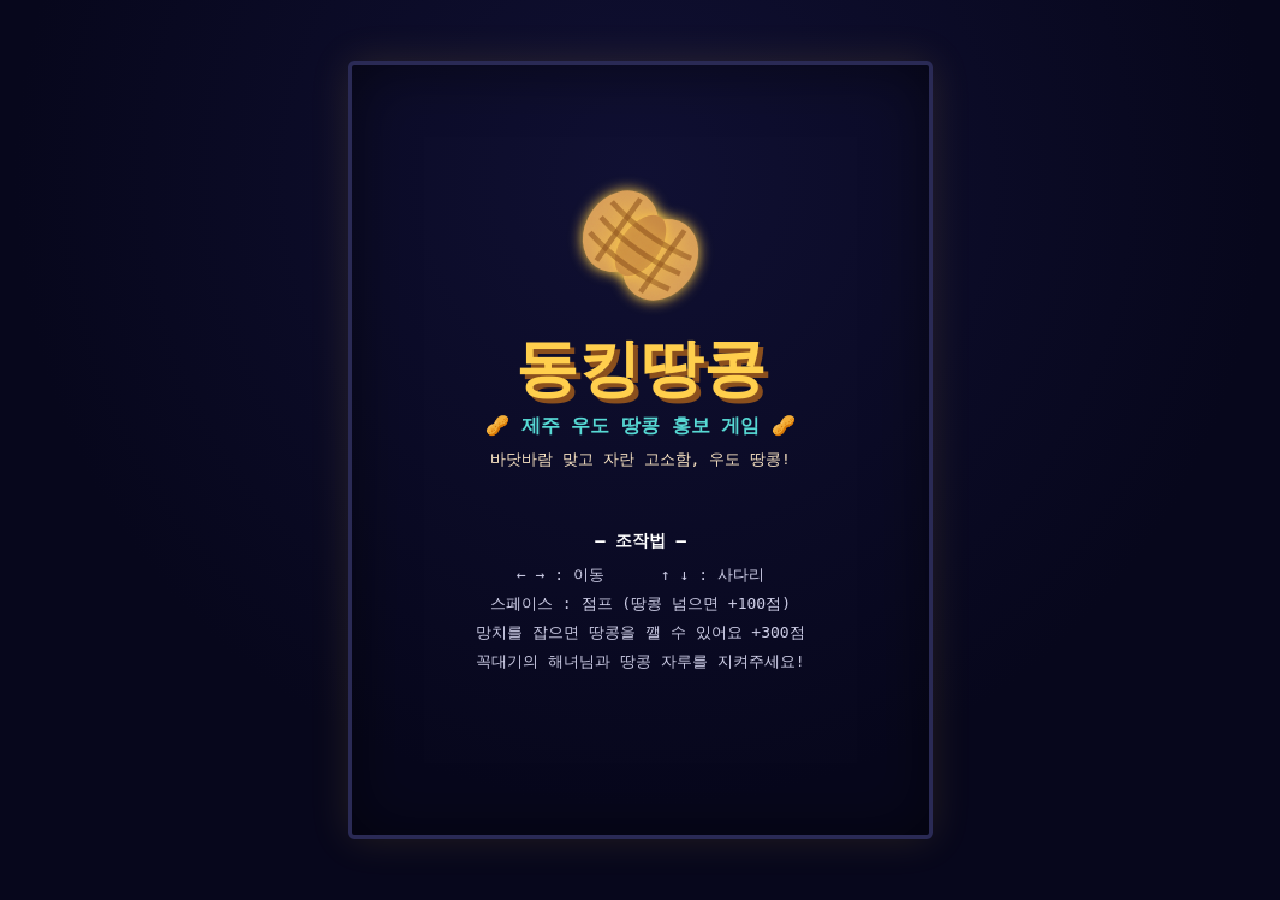
<file: donk.html>
<!DOCTYPE html>
<html lang="ko">
<head>
<meta charset="UTF-8">
<meta name="viewport" content="width=device-width, initial-scale=1.0, user-scalable=no">
<title>동킹땅콩 🥜 - 제주 우도 땅콩</title>
<style>
  :root{
    --bg:#07071c; --girder:#e2954a; --girder-dk:#8a4f1d;
    --ladder:#57d9d4; --cream:#ffe9c7; --gold:#ffcf4d; --red:#ff5a4e;
  }
  *{margin:0;padding:0;box-sizing:border-box;-webkit-tap-highlight-color:transparent}
  html,body{height:100%}
  body{
    background:radial-gradient(circle at 50% 20%, #101033 0%, var(--bg) 65%);
    display:flex;flex-direction:column;align-items:center;justify-content:center;
    font-family:'Galmuri11','DungGeunMo','Courier New',monospace;
    color:var(--cream);overflow:hidden;touch-action:none;
  }
  #wrap{position:relative;width:min(96vw,calc((100vh - 120px) * 0.75));}
  canvas{
    width:100%;display:block;background:transparent;
    image-rendering:pixelated;image-rendering:crisp-edges;
    border:4px solid #2a2a55;border-radius:6px;
    box-shadow:0 0 40px rgba(255,207,77,.12), inset 0 0 60px rgba(0,0,0,.5);
  }
  #controls{
    display:flex;justify-content:space-between;align-items:center;gap:10px;
    width:min(96vw,520px);margin-top:12px;user-select:none;
  }
  .pad{display:flex;gap:8px}
  .btn{
    width:58px;height:58px;border-radius:12px;border:3px solid #3a3a70;
    background:#181840;color:var(--cream);font-size:22px;font-weight:bold;
    display:flex;align-items:center;justify-content:center;cursor:pointer;
    box-shadow:0 4px 0 #0c0c28;user-select:none;
  }
  .btn:active{transform:translateY(3px);box-shadow:0 1px 0 #0c0c28}
  #jumpBtn{width:90px;background:#5a2a10;border-color:#a35a24;font-size:15px}
  @media (hover:hover) and (pointer:fine){ #controls{display:none} }

  /* ===== 스테이지1 클리어 시 이름/전화번호 입력 폼 ===== */
  #clearForm{
    position:fixed; inset:0; z-index:60; display:none;
    align-items:center; justify-content:center;
    background:rgba(7,7,28,0.82); padding:20px;
  }
  #clearForm .cfBox{
    background:#12122e; border:4px solid #ffcf4d; border-radius:14px;
    padding:26px 28px; width:100%; max-width:340px; text-align:center;
    box-shadow:0 0 40px rgba(255,207,77,.25);
    font-family:'Galmuri11','DungGeunMo','Courier New',monospace; color:var(--cream);
  }
  #clearForm h2{ font-size:24px; color:#ffcf4d; margin-bottom:4px; }
  #clearForm .sub{ font-size:13px; color:#57d9d4; margin-bottom:16px; }
  #clearForm label{ display:block; text-align:left; font-size:12px; color:#ffe9c7; margin-top:12px; }
  #clearForm input{
    width:100%; box-sizing:border-box; margin-top:5px; padding:11px 12px;
    font-size:16px; border:2px solid #57d9d4; border-radius:10px; outline:none;
    font-family:inherit; color:#fff; background:#0c0c28;
  }
  #clearForm input:focus{ border-color:#ffcf4d; }
  #clearForm button{
    margin-top:18px; width:100%; padding:13px; font-size:18px; font-weight:bold;
    border:none; border-radius:10px; background:#ff5a4e; color:#fff; cursor:pointer;
    box-shadow:0 4px 0 #a3281f;
  }
  #clearForm button:active{ transform:translateY(3px); box-shadow:0 1px 0 #a3281f; }
  #clearForm button:disabled{ background:#555; box-shadow:0 4px 0 #333; cursor:default; }
  #cfMsg{ min-height:18px; margin-top:12px; font-size:12px; font-weight:bold; color:#57d9d4; }
</style>
</head>
<body>
<div id="wrap"><canvas id="cv" width="480" height="640"></canvas></div>
<div id="controls">
  <div class="pad">
    <div class="btn" data-k="left">◀</div>
    <div class="btn" data-k="right">▶</div>
  </div>
  <div class="pad">
    <div class="btn" data-k="up">▲</div>
    <div class="btn" data-k="down">▼</div>
    <div class="btn" id="jumpBtn" data-k="jump">점프</div>
  </div>
</div>

<!-- 스테이지1 클리어 시 이름/전화번호 입력 -->
<div id="clearForm">
  <div class="cfBox">
    <h2>🥜 스테이지 1 클리어!</h2>
    <div class="sub">해녀님과 우도 땅콩을 지켜냈어요!</div>
    <label>이름<input id="cfName" type="text" maxlength="20" autocomplete="off" placeholder="이름을 입력하세요"></label>
    <label>전화번호<input id="cfPhone" type="tel" maxlength="20" autocomplete="off" placeholder="010-0000-0000"></label>
    <button id="cfSubmit">기록하기</button>
    <div id="cfMsg"></div>
  </div>
</div>

<script>
"use strict";
/* =========================================================================
   ▼▼▼ 구글 스프레드시트 연동 설정 ▼▼▼
   스테이지1을 클리어하면 이름·전화번호를 입력받아 아래 exec 주소로 전송하고
   '이름 · 전화번호 · 게임이름' 으로 기록합니다.
   Apps Script 배포 후 받은 웹앱 exec 주소를 아래 따옴표 안에 붙여넣으세요.
   예)  const SHEET_URL = 'https://script.google.com/macros/s/AKfy...../exec';
   비워두면(빈 문자열) 폼은 뜨지만 기록 전송은 건너뜁니다.
   ========================================================================= */
const SHEET_URL = 'https://script.google.com/macros/s/AKfycbyhfhI5AjkJL8rZ2w3K3lDBYYzu-NabJ_wbmWAyxK1QlB_uNRSfGLosNCIsozrYVE73jQ/exec';
const GAME_NAME = '동킹땅콩';
/* ========================================================================= */
const cv = document.getElementById('cv');
const ctx = cv.getContext('2d');
const W = 480, H = 640;

/* ============ 스테이지 구조 (경사 철골 + 사다리) ============ */
// 각 철골: 왼쪽끝(x1,y1) → 오른쪽끝(x2,y2). y가 클수록 낮음.
const PLATS = [
  {x1:0,   y1:592, x2:480, y2:572},  // 0 바닥 (왼쪽으로 굴러 퇴장)
  {x1:40,  y1:492, x2:480, y2:472},  // 1 ← 방향
  {x1:0,   y1:372, x2:440, y2:392},  // 2 → 방향
  {x1:40,  y1:292, x2:480, y2:272},  // 3 ← 방향
  {x1:0,   y1:172, x2:440, y2:192},  // 4 → 방향 (땅콩대왕 위치)
  {x1:180, y1:100, x2:320, y2:100},  // 5 꼭대기 (해녀님 + 땅콩자루)
];
PLATS.forEach(p => p.dir = (p.y1 > p.y2) ? -1 : 1); // 내리막 방향

const LADDERS = [
  {x:430, lo:0, hi:1}, {x:180, lo:0, hi:1},
  {x:80,  lo:1, hi:2}, {x:350, lo:1, hi:2},
  {x:410, lo:2, hi:3}, {x:150, lo:2, hi:3},
  {x:90,  lo:3, hi:4}, {x:330, lo:3, hi:4},
  {x:250, lo:4, hi:5},
];
function platY(p, x){
  const t = Math.max(0, Math.min(1, (x - p.x1) / (p.x2 - p.x1)));
  return p.y1 + (p.y2 - p.y1) * t;
}
function onPlat(p, x){ return x >= p.x1 - 2 && x <= p.x2 + 2; }

/* ============ 상태 ============ */
const S = { TITLE:0, PLAY:1, DEAD:2, WIN:3, OVER:4 };
let state = S.TITLE;
let score = 0, hiScore = 0, lives = 3, level = 1, bonus = 5000;
let frames = 0, stateTimer = 0, bonusTick = 0;
let peanuts = [], popups = [], hammers = [];
let spawnTimer = 0, kingThrow = 0;

const KING = { x:58, plat:4 };
const HAENYEO = { x:245, plat:5 };

const player = {
  x:60, footY:0, plat:0, vx:0, vy:0,
  air:false, climbing:false, ladder:null,
  face:1, walkT:0, hammer:0, hammerSwing:0, deadT:0,
};

/* ============ 입력 ============ */
const keys = { left:false, right:false, up:false, down:false, jump:false };
let jumpLatch = false;
addEventListener('keydown', e => {
  // 입력 폼에 타이핑 중이면 게임 키 입력 무시
  if (document.activeElement && document.activeElement.tagName === 'INPUT') return;
  if (['ArrowLeft','ArrowRight','ArrowUp','ArrowDown',' '].includes(e.key)) e.preventDefault();
  if (e.key === 'ArrowLeft') keys.left = true;
  if (e.key === 'ArrowRight') keys.right = true;
  if (e.key === 'ArrowUp') keys.up = true;
  if (e.key === 'ArrowDown') keys.down = true;
  if (e.key === ' ') keys.jump = true;
  if (state !== S.PLAY && (e.key === ' ' || e.key === 'Enter')) advance();
});
addEventListener('keyup', e => {
  if (e.key === 'ArrowLeft') keys.left = false;
  if (e.key === 'ArrowRight') keys.right = false;
  if (e.key === 'ArrowUp') keys.up = false;
  if (e.key === 'ArrowDown') keys.down = false;
  if (e.key === ' ') keys.jump = false;
});
document.querySelectorAll('.btn').forEach(b => {
  const k = b.dataset.k;
  const on = e => { e.preventDefault(); keys[k] = true; if (state !== S.PLAY) advance(); };
  const off = e => { e.preventDefault(); keys[k] = false; };
  b.addEventListener('pointerdown', on);
  b.addEventListener('pointerup', off);
  b.addEventListener('pointerleave', off);
});
cv.addEventListener('pointerdown', () => { if (state !== S.PLAY) advance(); });

function advance(){
  if (state === S.TITLE) { newGame(); }
  else if (state === S.OVER && stateTimer > 40) { state = S.TITLE; }
}

/* ============ 사운드 (WebAudio 삑삑이) ============ */
let AC = null;
function beep(f, d, type='square', v=0.06){
  try{
    AC = AC || new (window.AudioContext||window.webkitAudioContext)();
    const o = AC.createOscillator(), g = AC.createGain();
    o.type = type; o.frequency.value = f;
    g.gain.setValueAtTime(v, AC.currentTime);
    g.gain.exponentialRampToValueAtTime(0.001, AC.currentTime + d);
    o.connect(g); g.connect(AC.destination);
    o.start(); o.stop(AC.currentTime + d);
  }catch(e){}
}
const sJump = () => { beep(520,.12); beep(760,.12); };
const sScore = () => { beep(880,.08); beep(1320,.1); };
const sDead = () => { beep(300,.3,'sawtooth'); beep(180,.5,'sawtooth'); };
const sWin = () => { [523,659,784,1047].forEach((f,i)=>setTimeout(()=>beep(f,.18),i*130)); };
const sSmash = () => beep(150,.15,'sawtooth',.1);

/* ============ 게임 진행 ============ */
function newGame(){
  score = 0; lives = 3; level = 1;
  recorded = false; hideClearForm();
  startLevel();
}
function startLevel(){
  peanuts = []; popups = []; bonus = 5000; bonusTick = 0;
  spawnTimer = 90; kingThrow = 0;
  hammers = [ {x:120, plat:1, taken:false}, {x:390, plat:3, taken:false} ];
  respawn();
  state = S.PLAY;
}
function respawn(){
  player.x = 60; player.plat = 0; player.footY = platY(PLATS[0], 60);
  player.vx = 0; player.vy = 0; player.air = false;
  player.climbing = false; player.ladder = null;
  player.face = 1; player.hammer = 0;
}
function addPopup(x, y, text, color='#ffffff'){
  popups.push({x, y, text, t:0, color});
}

/* ============ 땅콩 (통 대신!) ============ */
function spawnPeanut(){
  const p4 = PLATS[4];
  peanuts.push({
    x: KING.x + 34, y: platY(p4, KING.x + 34) - 9,
    plat: 4, mode:'roll', vy:0, rot:0, prevX: KING.x + 34,
    scored:false,
    speed: 1.7 + level * 0.25 + Math.random() * 0.3,
  });
}
function updatePeanuts(){
  const g = 0.3;
  for (let i = peanuts.length - 1; i >= 0; i--){
    const n = peanuts[i];
    n.prevX = n.x;
    if (n.mode === 'roll'){
      const p = PLATS[n.plat];
      n.x += p.dir * n.speed;
      n.rot += p.dir * n.speed * 0.14;
      n.y = platY(p, n.x) - 9;
      // 사다리로 내려가기 (고전 방식: 확률적으로)
      for (const L of LADDERS){
        if (L.hi === n.plat && (n.prevX - L.x) * (n.x - L.x) <= 0){
          if (Math.random() < 0.28){
            n.mode = 'ladder'; n.x = L.x; n.ladder = L;
            n.targetY = platY(PLATS[L.lo], L.x) - 9;
            break;
          }
        }
      }
      // 철골 끝에서 낙하
      if (n.mode === 'roll' && (n.x < p.x1 - 4 || n.x > p.x2 + 4)){
        if (n.plat === 0){ if (n.x < -25 || n.x > W + 25) { peanuts.splice(i,1); continue; } }
        else { n.mode = 'fall'; n.vy = 0; }
      }
    }
    else if (n.mode === 'ladder'){
      n.y += 2.2; n.rot += 0.1;
      if (n.y >= n.targetY){
        n.y = n.targetY; n.plat = n.ladder.lo; n.mode = 'roll'; n.scored = false;
      }
    }
    else if (n.mode === 'fall'){
      n.vy += g; n.y += n.vy;
      for (let pi = n.plat - 1; pi >= 0; pi--){
        const p = PLATS[pi];
        if (onPlat(p, n.x)){
          const gy = platY(p, n.x) - 9;
          if (n.y >= gy){ n.y = gy; n.plat = pi; n.mode = 'roll'; n.vy = 0; n.scored = false; }
          break;
        }
      }
      if (n.y > H + 30) { peanuts.splice(i,1); continue; }
    }
  }
}

/* ============ 플레이어 ============ */
function updatePlayer(){
  const WALK = 1.7, CLIMB = 1.5, GRAV = 0.3, JUMPV = -5.4;

  if (player.hammer > 0){
    player.hammer--;
    player.hammerSwing += 0.25;
    if (player.hammer === 0) addPopup(player.x, player.footY - 40, '망치 끝!', '#aaa');
  }

  if (player.climbing){
    const L = player.ladder;
    const topY = platY(PLATS[L.hi], L.x);
    const botY = platY(PLATS[L.lo], L.x);
    if (keys.up) player.footY -= CLIMB;
    if (keys.down) player.footY += CLIMB;
    player.walkT += (keys.up || keys.down) ? 0.2 : 0;
    if (player.footY <= topY){
      player.footY = topY; player.plat = L.hi; player.climbing = false;
    } else if (player.footY >= botY){
      player.footY = botY; player.plat = L.lo; player.climbing = false;
    }
    return;
  }

  if (player.air){
    player.x += player.vx;
    player.vy += GRAV;
    const prevFoot = player.footY;
    player.footY += player.vy;
    if (player.vy > 0){
      for (let pi = PLATS.length - 1; pi >= 0; pi--){
        const p = PLATS[pi];
        if (!onPlat(p, player.x)) continue;
        const gy = platY(p, player.x);
        if (prevFoot <= gy + 4 && player.footY >= gy){
          player.footY = gy; player.plat = pi; player.air = false;
          player.vx = 0; player.vy = 0;
          break;
        }
      }
    }
    if (player.footY > H + 40) killPlayer();
    player.x = Math.max(8, Math.min(W - 8, player.x));
    return;
  }

  // 지상
  let mv = 0;
  if (keys.left) mv = -1;
  if (keys.right) mv = 1;
  if (mv !== 0){
    player.face = mv;
    player.x += mv * WALK;
    player.walkT += 0.25;
  }
  player.x = Math.max(8, Math.min(W - 8, player.x));

  const p = PLATS[player.plat];
  if (onPlat(p, player.x)){
    player.footY = platY(p, player.x);
  } else {
    player.air = true; player.vy = 0; player.vx = mv * WALK * 0.6;
    return;
  }

  // 사다리 타기 (망치 들고는 불가 - 고전 규칙)
  if (player.hammer <= 0 && (keys.up || keys.down)){
    for (const L of LADDERS){
      if (Math.abs(player.x - L.x) > 10) continue;
      const topY = platY(PLATS[L.hi], L.x);
      const botY = platY(PLATS[L.lo], L.x);
      if (keys.up && player.plat === L.lo){
        player.climbing = true; player.ladder = L; player.x = L.x; break;
      }
      if (keys.down && player.plat === L.hi && Math.abs(player.footY - topY) < 6){
        player.climbing = true; player.ladder = L; player.x = L.x;
        player.footY = topY + 2; break;
      }
    }
    if (player.climbing) return;
  }

  // 점프
  if (keys.jump && !jumpLatch && player.hammer <= 0){
    jumpLatch = true;
    player.air = true; player.vy = JUMPV; player.vx = mv * WALK * 0.85;
    sJump();
  }
  if (!keys.jump) jumpLatch = false;

  // 망치 줍기
  for (const h of hammers){
    if (!h.taken && h.plat === player.plat && Math.abs(player.x - h.x) < 14){
      h.taken = true; player.hammer = 60 * 7; player.hammerSwing = 0;
      addPopup(player.x, player.footY - 46, '망치 겟!', '#ffcf4d');
      beep(660,.1); beep(990,.12);
    }
  }
}

function killPlayer(){
  if (state !== S.PLAY) return;
  state = S.DEAD; stateTimer = 0; player.deadT = 0;
  sDead();
}

/* ============ 충돌 & 점수 ============ */
function checkCollisions(){
  const px = player.x, foot = player.footY;
  for (let i = peanuts.length - 1; i >= 0; i--){
    const n = peanuts[i];
    // 망치 스매시
    if (player.hammer > 0){
      const hx = px + player.face * 20;
      const swingUp = Math.sin(player.hammerSwing) > 0;
      const hy = swingUp ? foot - 38 : foot - 12;
      if (Math.abs(n.x - hx) < 20 && Math.abs(n.y - hy) < 20){
        peanuts.splice(i,1);
        score += 300; addPopup(n.x, n.y - 14, '+300', '#ffcf4d');
        sSmash();
        continue;
      }
    }
    // 피격
    if (Math.abs(n.x - px) < 15 && n.y > foot - 26 && n.y < foot + 4){
      killPlayer(); return;
    }
    // 점프로 넘기 +100
    if (player.air && !n.scored && Math.abs(n.x - px) < 16 &&
        n.y > foot && n.y - foot < 55){
      n.scored = true; score += 100;
      addPopup(px, foot - 30, '+100');
      sScore();
    }
  }
  // 구출 성공!
  if (player.plat === 5 && Math.abs(px - HAENYEO.x) < 34){
    state = S.WIN; stateTimer = 0;
    score += bonus;
    sWin();
    // 스테이지1 클리어 → 이름/전화번호 입력
    if (level === 1 && !recorded) showClearForm();
  }
}

/* ============ 그리기: 스프라이트 ============ */
function drawPeanutShape(x, y, rot, scale, glow){
  ctx.save();
  ctx.translate(x, y); ctx.rotate(rot); ctx.scale(scale, scale);
  if (glow){ ctx.shadowColor = '#ffcf4d'; ctx.shadowBlur = 12; }
  // 땅콩 껍질 (두 알)
  ctx.fillStyle = '#d9a05b';
  ctx.beginPath();
  ctx.ellipse(-4.5, 0, 6.5, 8, 0, 0, Math.PI*2);
  ctx.ellipse(4.5, 0, 6.5, 8, 0, 0, Math.PI*2);
  ctx.fill();
  ctx.fillStyle = '#c98b45';
  ctx.beginPath();
  ctx.ellipse(0, 0, 3.6, 6.4, 0, 0, Math.PI*2);
  ctx.fill();
  // 그물 무늬
  ctx.strokeStyle = 'rgba(138,79,29,.55)'; ctx.lineWidth = 1;
  for (let i = -1; i <= 1; i++){
    ctx.beginPath();
    ctx.moveTo(-9, i*3.5); ctx.quadraticCurveTo(0, i*3.5+2, 9, i*3.5);
    ctx.stroke();
  }
  ctx.beginPath(); ctx.moveTo(-5,-7); ctx.lineTo(-5,7); ctx.moveTo(5,-7); ctx.lineTo(5,7); ctx.stroke();
  ctx.restore();
}

function drawPlayer(){
  const {x, footY, face, climbing, air, hammer} = player;
  ctx.save();
  ctx.translate(x, footY);
  if (state === S.DEAD){ ctx.rotate(player.deadT * 0.3); }
  else ctx.scale(face, 1);

  const step = Math.sin(player.walkT * 4);
  // 다리
  ctx.strokeStyle = '#2b4b8f'; ctx.lineWidth = 5; ctx.lineCap = 'round';
  if (climbing){
    ctx.beginPath(); ctx.moveTo(-3,-10); ctx.lineTo(-4 - step*2, -1); ctx.stroke();
    ctx.beginPath(); ctx.moveTo(3,-10); ctx.lineTo(4 + step*2, -1); ctx.stroke();
  } else if (air){
    ctx.beginPath(); ctx.moveTo(-2,-10); ctx.lineTo(-6,-4); ctx.stroke();
    ctx.beginPath(); ctx.moveTo(2,-10); ctx.lineTo(6,-3); ctx.stroke();
  } else {
    ctx.beginPath(); ctx.moveTo(-2,-10); ctx.lineTo(-2 - step*4, -1); ctx.stroke();
    ctx.beginPath(); ctx.moveTo(2,-10); ctx.lineTo(2 + step*4, -1); ctx.stroke();
  }
  // 몸통 (농부 조끼)
  ctx.fillStyle = '#f0e0b8';
  ctx.fillRect(-7, -22, 14, 13);
  ctx.fillStyle = '#3f7d3a';
  ctx.fillRect(-7, -22, 4, 13); ctx.fillRect(3, -22, 4, 13);
  // 팔
  ctx.strokeStyle = '#f0e0b8'; ctx.lineWidth = 4;
  if (hammer > 0){
    const up = Math.sin(player.hammerSwing) > 0;
    ctx.beginPath(); ctx.moveTo(4,-18);
    ctx.lineTo(up ? 8 : 14, up ? -30 : -14); ctx.stroke();
    // 망치
    ctx.save();
    ctx.translate(up ? 9 : 16, up ? -33 : -14);
    ctx.rotate(up ? -0.5 : 1.1);
    ctx.fillStyle = '#8a4f1d'; ctx.fillRect(-2, -2, 4, 18);
    ctx.fillStyle = '#c0392b'; ctx.fillRect(-8, -12, 16, 11);
    ctx.fillStyle = '#e74c3c'; ctx.fillRect(-8, -12, 16, 4);
    ctx.restore();
  } else if (climbing){
    ctx.beginPath(); ctx.moveTo(-4,-20); ctx.lineTo(-5, -28 + step*3); ctx.stroke();
    ctx.beginPath(); ctx.moveTo(4,-20); ctx.lineTo(5, -28 - step*3); ctx.stroke();
  } else {
    ctx.beginPath(); ctx.moveTo(4,-19); ctx.lineTo(8 + step*2, -13); ctx.stroke();
  }
  // 머리
  ctx.fillStyle = '#ffd9a8';
  ctx.beginPath(); ctx.arc(0, -28, 7, 0, Math.PI*2); ctx.fill();
  // 초록 모자 (밭일 모자)
  ctx.fillStyle = '#3f7d3a';
  ctx.beginPath(); ctx.arc(0, -31, 7.5, Math.PI, 0); ctx.fill();
  ctx.fillRect(-1, -34, 10, 4);
  // 눈
  ctx.fillStyle = '#222';
  ctx.fillRect(2, -29, 2.4, 2.6);
  ctx.restore();
}

function drawKing(){
  const p = PLATS[KING.plat];
  const gy = platY(p, KING.x);
  const bounce = Math.sin(frames * 0.06) * 2;
  const throwing = kingThrow > 0;
  ctx.save();
  ctx.translate(KING.x, gy + bounce * 0.3);
  // 팔
  ctx.strokeStyle = '#b57834'; ctx.lineWidth = 8; ctx.lineCap = 'round';
  ctx.beginPath(); ctx.moveTo(-16, -34); ctx.lineTo(-27, -18 + bounce); ctx.stroke();
  ctx.beginPath(); ctx.moveTo(16, -34);
  if (throwing) ctx.lineTo(30, -52); else ctx.lineTo(27, -18 - bounce);
  ctx.stroke();
  // 몸통 = 거대 땅콩
  ctx.fillStyle = '#d9a05b';
  ctx.beginPath();
  ctx.ellipse(0, -46, 17, 15, 0, 0, Math.PI*2); // 위 알(머리)
  ctx.ellipse(0, -19, 20, 19, 0, 0, Math.PI*2); // 아래 알(몸)
  ctx.fill();
  ctx.fillStyle = '#c98b45';
  ctx.beginPath(); ctx.ellipse(0, -33, 12, 7, 0, 0, Math.PI*2); ctx.fill();
  // 그물 무늬
  ctx.strokeStyle = 'rgba(138,79,29,.5)'; ctx.lineWidth = 1.5;
  for (let i = 0; i < 3; i++){
    ctx.beginPath(); ctx.moveTo(-16, -10 - i*8); ctx.quadraticCurveTo(0, -7 - i*8, 16, -10 - i*8); ctx.stroke();
  }
  // 성난 눈썹 + 눈
  ctx.fillStyle = '#fff';
  ctx.beginPath(); ctx.arc(-6,-48,4,0,Math.PI*2); ctx.arc(6,-48,4,0,Math.PI*2); ctx.fill();
  ctx.fillStyle = '#3a1c05';
  ctx.beginPath(); ctx.arc(-5,-47,2,0,Math.PI*2); ctx.arc(7,-47,2,0,Math.PI*2); ctx.fill();
  ctx.strokeStyle = '#3a1c05'; ctx.lineWidth = 2.5;
  ctx.beginPath(); ctx.moveTo(-10,-55); ctx.lineTo(-3,-52); ctx.moveTo(10,-55); ctx.lineTo(3,-52); ctx.stroke();
  // 입 (으르렁)
  ctx.beginPath(); ctx.arc(0,-40,4,0.15*Math.PI,0.85*Math.PI); ctx.stroke();
  // 왕관
  ctx.fillStyle = '#ffcf4d';
  ctx.beginPath();
  ctx.moveTo(-11,-58); ctx.lineTo(-11,-68); ctx.lineTo(-6,-61); ctx.lineTo(0,-70);
  ctx.lineTo(6,-61); ctx.lineTo(11,-68); ctx.lineTo(11,-58); ctx.closePath(); ctx.fill();
  ctx.fillStyle = '#ff5a4e';
  ctx.beginPath(); ctx.arc(0,-62,2,0,Math.PI*2); ctx.fill();
  // 던지는 땅콩
  if (throwing){
    drawPeanutShape(34, gy > 0 ? -56 : -56, frames*0.2, 0.9, false);
  }
  ctx.restore();
  // 이름표
  ctx.fillStyle = 'rgba(255,207,77,.9)';
  ctx.font = 'bold 10px monospace';
  ctx.textAlign = 'center';
  ctx.fillText('땅콩대왕', KING.x, gy - 78);
}

function drawHaenyeo(){
  const gy = PLATS[5].y1;
  const wave = Math.sin(frames * 0.1);
  // 땅콩 자루
  ctx.save();
  ctx.translate(HAENYEO.x + 42, gy);
  ctx.fillStyle = '#e8d5a8';
  ctx.beginPath();
  ctx.moveTo(-14, 0); ctx.quadraticCurveTo(-17, -22, -8, -26);
  ctx.lineTo(-6, -30) ; ctx.lineTo(6, -30); ctx.lineTo(8, -26);
  ctx.quadraticCurveTo(17, -22, 14, 0); ctx.closePath(); ctx.fill();
  ctx.strokeStyle = '#8a6a35'; ctx.lineWidth = 2;
  ctx.beginPath(); ctx.moveTo(-7,-28); ctx.lineTo(7,-28); ctx.stroke();
  ctx.fillStyle = '#7a4a1a';
  ctx.font = 'bold 8px monospace'; ctx.textAlign = 'center';
  ctx.fillText('우도', 0, -16);
  ctx.fillText('땅콩', 0, -7);
  drawPeanutShape(-4, -32, 0.4, 0.5, false);
  drawPeanutShape(5, -33, -0.6, 0.5, false);
  ctx.restore();
  // 해녀님
  ctx.save();
  ctx.translate(HAENYEO.x, gy);
  // 테왁 (주황 부표)
  ctx.fillStyle = '#ff8c42';
  ctx.beginPath(); ctx.arc(-20, -8, 8, 0, Math.PI*2); ctx.fill();
  ctx.strokeStyle = '#c85a10'; ctx.lineWidth = 1.5;
  ctx.beginPath(); ctx.arc(-20, -8, 8, 0, Math.PI*2); ctx.stroke();
  ctx.beginPath(); ctx.moveTo(-27,-8); ctx.lineTo(-13,-8); ctx.moveTo(-20,-15); ctx.lineTo(-20,-1); ctx.stroke();
  // 다리
  ctx.strokeStyle = '#1a1a2e'; ctx.lineWidth = 5; ctx.lineCap='round';
  ctx.beginPath(); ctx.moveTo(-3,-9); ctx.lineTo(-4,0); ctx.moveTo(3,-9); ctx.lineTo(4,0); ctx.stroke();
  // 잠수복 몸
  ctx.fillStyle = '#1a1a2e';
  ctx.fillRect(-7, -22, 14, 14);
  // 팔 (도와줘~ 흔들기)
  ctx.strokeStyle = '#1a1a2e'; ctx.lineWidth = 4;
  ctx.beginPath(); ctx.moveTo(-5,-20); ctx.lineTo(-9, -13); ctx.stroke();
  ctx.beginPath(); ctx.moveTo(5,-20); ctx.lineTo(9 + wave*2, -30 - wave*2); ctx.stroke();
  ctx.fillStyle = '#ffd9a8';
  ctx.beginPath(); ctx.arc(9 + wave*2, -31 - wave*2, 2.5, 0, Math.PI*2); ctx.fill();
  // 얼굴 + 두건
  ctx.fillStyle = '#ffd9a8';
  ctx.beginPath(); ctx.arc(0, -28, 6.5, 0, Math.PI*2); ctx.fill();
  ctx.fillStyle = '#1a1a2e';
  ctx.beginPath(); ctx.arc(0, -30, 6.8, Math.PI*0.95, Math.PI*2.05); ctx.fill();
  ctx.fillStyle = '#222';
  ctx.fillRect(-3, -29, 2, 2); ctx.fillRect(1.5, -29, 2, 2);
  ctx.restore();
  // 말풍선
  if (state === S.PLAY && Math.floor(frames / 90) % 2 === 0){
    ctx.fillStyle = '#fff';
    ctx.font = 'bold 11px monospace'; ctx.textAlign = 'center';
    ctx.fillText('도와줘~!', HAENYEO.x, gy - 48);
  }
}

/* ============ 그리기: 무대 ============ */
function drawStage(){
  // 별 배경
  ctx.fillStyle = 'rgba(255,255,255,.25)';
  for (let i = 0; i < 40; i++){
    const sx = (i * 137.5) % W, sy = (i * 89.3) % H;
    if (Math.floor(frames/30 + i) % 7 !== 0) ctx.fillRect(sx, sy, 2, 2);
  }
  // 사다리
  for (const L of LADDERS){
    const topY = platY(PLATS[L.hi], L.x);
    const botY = platY(PLATS[L.lo], L.x);
    ctx.strokeStyle = '#57d9d4'; ctx.lineWidth = 3;
    ctx.beginPath();
    ctx.moveTo(L.x - 8, topY); ctx.lineTo(L.x - 8, botY);
    ctx.moveTo(L.x + 8, topY); ctx.lineTo(L.x + 8, botY);
    ctx.stroke();
    ctx.lineWidth = 2;
    for (let y = topY + 6; y < botY - 2; y += 10){
      ctx.beginPath(); ctx.moveTo(L.x - 8, y); ctx.lineTo(L.x + 8, y); ctx.stroke();
    }
  }
  // 철골 (땅콩색 거더)
  for (const p of PLATS){
    const seg = 26;
    const len = Math.hypot(p.x2 - p.x1, p.y2 - p.y1);
    const ang = Math.atan2(p.y2 - p.y1, p.x2 - p.x1);
    ctx.save();
    ctx.translate(p.x1, p.y1); ctx.rotate(ang);
    ctx.fillStyle = '#b56a2a';
    ctx.fillRect(0, 0, len, 12);
    ctx.fillStyle = '#e2954a';
    ctx.fillRect(0, 0, len, 3);
    ctx.fillRect(0, 9, len, 3);
    ctx.strokeStyle = '#7a4515'; ctx.lineWidth = 2;
    for (let x = 0; x < len - seg; x += seg){
      ctx.beginPath();
      ctx.moveTo(x, 2.5); ctx.lineTo(x + seg, 9.5);
      ctx.moveTo(x + seg, 2.5); ctx.lineTo(x, 9.5);
      ctx.stroke();
    }
    ctx.restore();
  }
  // 망치 아이템
  for (const h of hammers){
    if (h.taken) continue;
    const gy = platY(PLATS[h.plat], h.x);
    const bob = Math.sin(frames * 0.1) * 2;
    ctx.save();
    ctx.translate(h.x, gy - 26 + bob);
    ctx.fillStyle = '#8a4f1d'; ctx.fillRect(-2, -4, 4, 18);
    ctx.fillStyle = '#c0392b'; ctx.fillRect(-9, -12, 18, 11);
    ctx.fillStyle = '#e74c3c'; ctx.fillRect(-9, -12, 18, 4);
    ctx.restore();
  }
}

function drawHUD(){
  ctx.textAlign = 'left';
  ctx.font = 'bold 13px monospace';
  ctx.fillStyle = '#ff5a4e';
  ctx.fillText('점수', 12, 20);
  ctx.fillStyle = '#fff';
  ctx.fillText(String(score).padStart(6,'0'), 12, 36);
  ctx.fillStyle = '#57d9d4';
  ctx.fillText('최고', 120, 20);
  ctx.fillStyle = '#fff';
  ctx.fillText(String(Math.max(hiScore, score)).padStart(6,'0'), 120, 36);
  ctx.fillStyle = '#ffcf4d';
  ctx.fillText('보너스', 228, 20);
  ctx.fillStyle = '#fff';
  ctx.fillText(String(bonus).padStart(4,'0'), 228, 36);
  // 단계
  ctx.fillStyle = '#57d9d4';
  ctx.fillText('단계', 330, 20);
  ctx.fillStyle = '#fff';
  ctx.fillText(String(level), 330, 36);
  // 목숨 (작은 땅콩)
  for (let i = 0; i < lives; i++){
    drawPeanutShape(400 + i * 26, 26, -0.5, 0.75, false);
  }
  // 높이 표시 (25m 오마주 → 우도 스타일)
  ctx.fillStyle = 'rgba(255,233,199,.5)';
  ctx.font = 'bold 11px monospace';
  ctx.textAlign = 'right';
  ctx.fillText('우도봉 132m', W - 10, 92);
}

function drawPopups(){
  ctx.textAlign = 'center';
  ctx.font = 'bold 13px monospace';
  for (let i = popups.length - 1; i >= 0; i--){
    const p = popups[i];
    p.t++; p.y -= 0.5;
    ctx.globalAlpha = Math.max(0, 1 - p.t / 60);
    ctx.fillStyle = p.color;
    ctx.fillText(p.text, p.x, p.y);
    ctx.globalAlpha = 1;
    if (p.t > 60) popups.splice(i, 1);
  }
}

/* ============ 화면들 ============ */
function drawTitle(){
  ctx.textAlign = 'center';
  // 큰 땅콩 데코
  drawPeanutShape(W/2, 150, frames * 0.02, 4.5, true);
  ctx.fillStyle = '#ffcf4d';
  ctx.font = 'bold 52px sans-serif';
  ctx.shadowColor = '#8a4f1d'; ctx.shadowBlur = 0;
  ctx.shadowOffsetX = 4; ctx.shadowOffsetY = 4;
  ctx.fillText('동킹땅콩', W/2, 270);
  ctx.shadowOffsetX = 0; ctx.shadowOffsetY = 0;
  ctx.fillStyle = '#57d9d4';
  ctx.font = 'bold 16px monospace';
  ctx.fillText('🥜 제주 우도 땅콩 홍보 게임 🥜', W/2, 305);
  ctx.fillStyle = '#ffe9c7';
  ctx.font = '13px monospace';
  ctx.fillText('바닷바람 맞고 자란 고소함, 우도 땅콩!', W/2, 332);

  ctx.fillStyle = '#fff';
  ctx.font = 'bold 14px monospace';
  ctx.fillText('― 조작법 ―', W/2, 400);
  ctx.font = '13px monospace';
  ctx.fillStyle = '#cfcfe8';
  ctx.fillText('← → : 이동      ↑ ↓ : 사다리', W/2, 428);
  ctx.fillText('스페이스 : 점프 (땅콩 넘으면 +100점)', W/2, 452);
  ctx.fillText('망치를 잡으면 땅콩을 깰 수 있어요 +300점', W/2, 476);
  ctx.fillText('꼭대기의 해녀님과 땅콩 자루를 지켜주세요!', W/2, 500);

  if (Math.floor(frames / 30) % 2 === 0){
    ctx.fillStyle = '#ffcf4d';
    ctx.font = 'bold 17px monospace';
    ctx.fillText('▶ 스페이스 또는 화면을 눌러 시작 ◀', W/2, 566);
  }
  if (hiScore > 0){
    ctx.fillStyle = '#57d9d4';
    ctx.font = '12px monospace';
    ctx.fillText('최고 기록: ' + hiScore, W/2, 600);
  }
}

function drawWin(){
  ctx.fillStyle = 'rgba(0,0,0,.55)';
  ctx.fillRect(0, 0, W, H);
  ctx.textAlign = 'center';
  ctx.fillStyle = '#ffcf4d';
  ctx.font = 'bold 32px sans-serif';
  ctx.fillText('구출 성공! ♥', W/2, 250);
  ctx.fillStyle = '#fff';
  ctx.font = 'bold 15px monospace';
  ctx.fillText('제주 우도 땅콩을 지켜냈어요!', W/2, 295);
  ctx.fillStyle = '#57d9d4';
  ctx.font = '13px monospace';
  ctx.fillText('작지만 옹골찬 고소함 ― 우도 땅콩 🥜', W/2, 322);
  ctx.fillStyle = '#ffe9c7';
  ctx.fillText('보너스 +' + bonus + '점!', W/2, 352);
  drawPeanutShape(W/2 - 90, 250, -0.4, 2, true);
  drawPeanutShape(W/2 + 90, 250, 0.4, 2, true);
  ctx.fillStyle = '#fff';
  ctx.font = 'bold 14px monospace';
  ctx.fillText('다음 단계: ' + (level + 1) + ' (더 빨라져요!)', W/2, 410);
}

function drawGameOver(){
  ctx.fillStyle = 'rgba(0,0,0,.6)';
  ctx.fillRect(0, 0, W, H);
  ctx.textAlign = 'center';
  ctx.fillStyle = '#ff5a4e';
  ctx.font = 'bold 40px sans-serif';
  ctx.fillText('게임 오버', W/2, 260);
  ctx.fillStyle = '#fff';
  ctx.font = 'bold 16px monospace';
  ctx.fillText('점수: ' + score, W/2, 310);
  if (score >= hiScore && score > 0){
    ctx.fillStyle = '#ffcf4d';
    ctx.fillText('★ 신기록! ★', W/2, 340);
  }
  ctx.fillStyle = '#57d9d4';
  ctx.font = '13px monospace';
  ctx.fillText('아쉬움은 고소한 우도 땅콩 한 줌으로 달래요 🥜', W/2, 385);
  if (stateTimer > 40 && Math.floor(frames / 30) % 2 === 0){
    ctx.fillStyle = '#fff';
    ctx.font = 'bold 15px monospace';
    ctx.fillText('스페이스 또는 화면을 눌러 다시 시작', W/2, 440);
  }
}

/* ============ 스테이지1 클리어: 이름/전화번호 → 스프레드시트 ============ */
const clearForm = document.getElementById('clearForm');
const cfName    = document.getElementById('cfName');
const cfPhone   = document.getElementById('cfPhone');
const cfSubmit  = document.getElementById('cfSubmit');
const cfMsg     = document.getElementById('cfMsg');
let recorded = false;   // 기록 전송 완료 여부(중복 방지)
let formOpen = false;   // 폼 표시 중 여부

function showClearForm(){
  formOpen = true;
  cfName.value = ''; cfPhone.value = ''; cfMsg.textContent = '';
  cfSubmit.disabled = false; cfSubmit.textContent = '기록하기';
  cfName.disabled = false; cfPhone.disabled = false;
  clearForm.style.display = 'flex';
  setTimeout(() => cfName.focus(), 40);
}
function hideClearForm(){
  clearForm.style.display = 'none';
  formOpen = false;
  if (document.activeElement) document.activeElement.blur();
}
function submitClearRecord(){
  if (recorded) return;
  const name  = cfName.value.trim();
  const phone = cfPhone.value.trim();
  if (!name || !phone){ cfMsg.style.color = '#ff5a4e'; cfMsg.textContent = '이름과 전화번호를 모두 입력하세요.'; return; }

  recorded = true;
  cfSubmit.disabled = true; cfName.disabled = true; cfPhone.disabled = true;

  if (!SHEET_URL || SHEET_URL.indexOf('http') !== 0){
    cfMsg.style.color = '#ffcf4d'; cfMsg.textContent = '(SHEET_URL 미설정 - 기록 전송 안 함)';
    finishClearForm(); return;
  }

  cfMsg.style.color = '#57d9d4'; cfMsg.textContent = '기록 전송 중...';
  try{
    fetch(SHEET_URL, {
      method: 'POST',
      mode: 'no-cors',
      headers: { 'Content-Type': 'text/plain;charset=utf-8' },
      body: JSON.stringify({ name, phone, game: GAME_NAME })
    })
    .then(() => { cfMsg.style.color = '#7ddc5f'; cfMsg.textContent = '기록되었습니다!'; finishClearForm(); })
    .catch(() => { cfMsg.style.color = '#ff5a4e'; cfMsg.textContent = '전송 실패 - 네트워크를 확인하세요.'; finishClearForm(); });
  }catch(e){ cfMsg.style.color = '#ff5a4e'; cfMsg.textContent = '전송 오류'; finishClearForm(); }
}
function finishClearForm(){
  setTimeout(hideClearForm, 1400);   // 폼 닫으면 다음 단계로 진행
}
cfSubmit.addEventListener('click', submitClearRecord);
[cfName, cfPhone].forEach(inp => {
  inp.addEventListener('keydown', e => { if (e.key === 'Enter'){ e.preventDefault(); submitClearRecord(); } });
});

/* ============ 메인 루프 ============ */
function tick(){
  frames++;
  ctx.clearRect(0, 0, W, H);

  if (state === S.TITLE){
    drawTitle();
  }
  else {
    if (state === S.PLAY){
      // 스폰 타이밍
      spawnTimer--;
      if (spawnTimer <= 0){
        kingThrow = 30;
        spawnTimer = Math.max(70, 170 - level * 18) + Math.random() * 50;
      }
      if (kingThrow > 0){
        kingThrow--;
        if (kingThrow === 0) spawnPeanut();
      }
      // 보너스 감소
      bonusTick++;
      if (bonusTick >= 150){ bonusTick = 0; bonus = Math.max(0, bonus - 100); }

      updatePlayer();
      updatePeanuts();
      checkCollisions();
    }
    else if (state === S.DEAD){
      stateTimer++;
      player.deadT++;
      player.footY -= (stateTimer < 15) ? 1 : -2;
      updatePeanuts();
      if (stateTimer > 80){
        lives--;
        if (lives <= 0){
          hiScore = Math.max(hiScore, score);
          state = S.OVER; stateTimer = 0;
        } else {
          peanuts = []; respawn(); state = S.PLAY;
        }
      }
    }
    else if (state === S.WIN){
      stateTimer++;
      if (stateTimer > 220 && !formOpen){   // 폼 입력 중엔 대기
        level++;
        hiScore = Math.max(hiScore, score);
        startLevel();
      }
    }
    else if (state === S.OVER){
      stateTimer++;
    }

    drawStage();
    drawHaenyeo();
    drawKing();
    for (const n of peanuts) drawPeanutShape(n.x, n.y, n.rot, 1, false);
    if (state !== S.OVER) drawPlayer();
    drawPopups();
    drawHUD();

    if (state === S.WIN) drawWin();
    if (state === S.OVER) drawGameOver();
  }
  requestAnimationFrame(tick);
}
respawn();
tick();
</script>
</body>
</html>
</file>
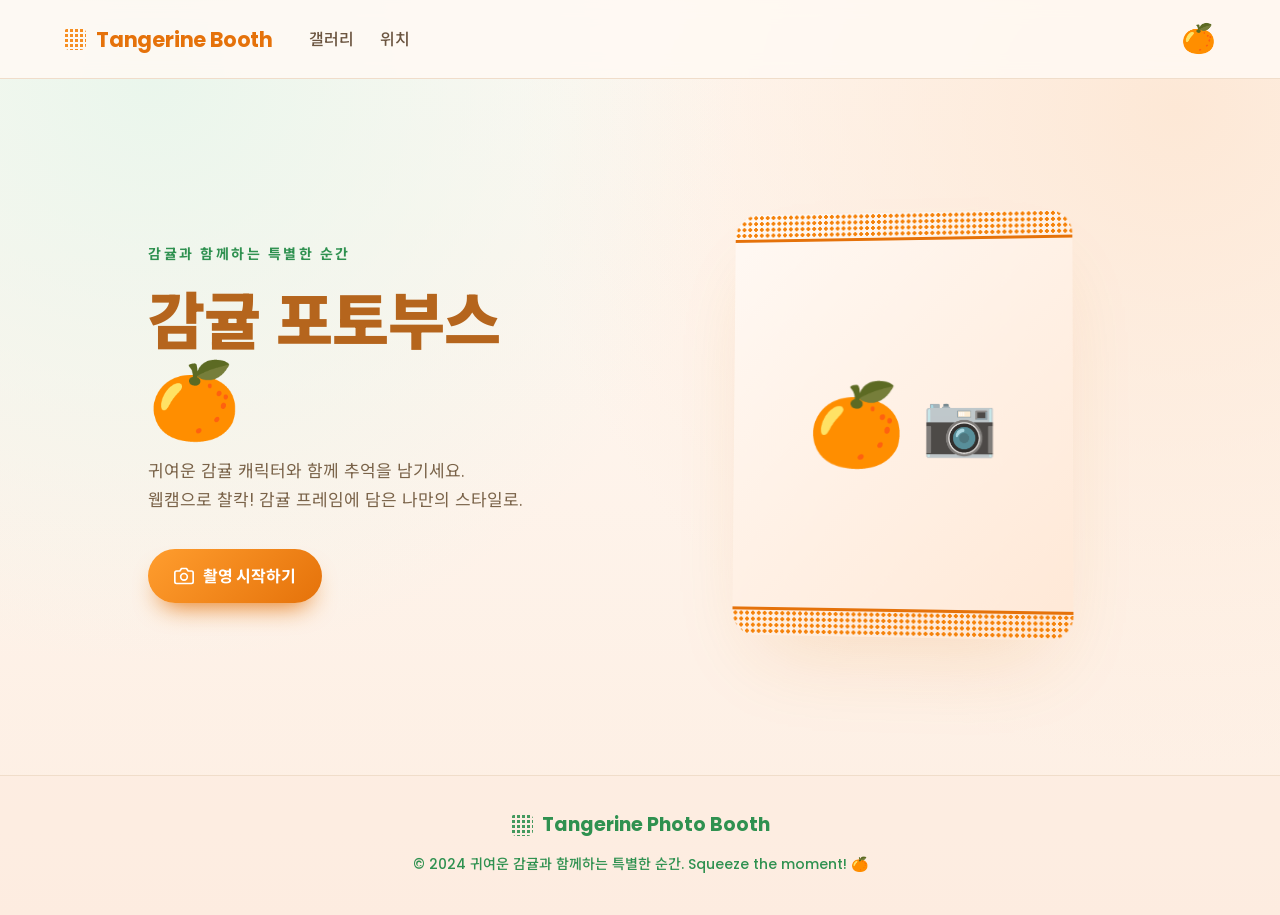
<file: pic.html>
<!DOCTYPE html>
<html lang="ko">
<head>
  <meta charset="UTF-8" />
  <meta name="viewport" content="width=device-width, initial-scale=1.0" />
  <title>감귤 포토부스 · Tangerine Photo Booth</title>
  <link rel="preconnect" href="https://fonts.googleapis.com" />
  <link rel="preconnect" href="https://fonts.gstatic.com" crossorigin />
  <link href="https://fonts.googleapis.com/css2?family=Poppins:wght@500;600;700;800&family=Noto+Sans+KR:wght@400;500;700;900&display=swap" rel="stylesheet" />
  <link rel="stylesheet" href="style.css" />
</head>
<body>
  <!-- ===== Top bar ===== -->
  <header class="topbar">
    <a class="brand" href="#">
      <span class="brand-dots" aria-hidden="true"></span>
      <span class="brand-name">Tangerine Booth</span>
    </a>
    <nav class="nav">
      <a href="#gallery">갤러리</a>
      <a href="#locations">위치</a>
    </nav>
    <div class="top-actions">
      <span class="avatar" aria-hidden="true">🍊</span>
    </div>
  </header>

  <main class="app">
    <!-- ===== Landing / Hero ===== -->
    <section id="landing" class="hero">
      <div class="hero-copy">
        <p class="eyebrow">감귤과 함께하는 특별한 순간</p>
        <h1>감귤 포토부스<br /><span class="highlight">🍊</span></h1>
        <p class="hero-sub">귀여운 감귤 캐릭터와 함께 추억을 남기세요.<br />웹캠으로 찰칵! 감귤 프레임에 담은 나만의 스타일로.</p>
        <button id="enterBtn" class="btn btn-cta">
          <svg viewBox="0 0 24 24" width="20" height="20" fill="none" stroke="currentColor" stroke-width="2" stroke-linecap="round" stroke-linejoin="round"><path d="M23 19a2 2 0 0 1-2 2H3a2 2 0 0 1-2-2V8a2 2 0 0 1 2-2h4l2-3h6l2 3h4a2 2 0 0 1 2 2z"/><circle cx="12" cy="13" r="4"/></svg>
          촬영 시작하기
        </button>
      </div>

      <div class="hero-visual">
        <div class="preview-frame">
          <div class="frame-decoration frame-top"></div>
          <div class="frame-content">
            <div class="tangerine-preview">🍊</div>
            <div class="camera-preview">📷</div>
          </div>
          <div class="frame-decoration frame-bottom"></div>
        </div>
      </div>
    </section>

    <!-- ===== Capture ===== -->
    <section id="capture-stage" class="stage hidden">
      <div class="stage-head">
        <p class="eyebrow">STEP 01 · 감귤과 함께</p>
        <h2>포토부스 촬영 <span>🍊</span></h2>
        <p class="stage-sub">감귤 친구와 함께 웹캠으로 찰칵! 귀여운 프레임에 담겨요.</p>
      </div>

      <div class="camera-container">
        <div class="camera-wrap">
          <video id="video" autoplay playsinline muted></video>
          <div class="frame-overlay">
            <svg class="frame-border" viewBox="0 0 400 300" preserveAspectRatio="none">
              <rect x="20" y="20" width="360" height="260" fill="none" stroke="#f5820a" stroke-width="8" rx="12"/>
              <circle cx="60" cy="50" r="8" fill="#f5820a" opacity="0.6"/>
              <circle cx="340" cy="50" r="8" fill="#f5820a" opacity="0.6"/>
              <circle cx="60" cy="250" r="8" fill="#f5820a" opacity="0.6"/>
              <circle cx="340" cy="250" r="8" fill="#f5820a" opacity="0.6"/>
            </svg>
            <div class="tangerine-sticker" id="tangerineSticker">🍊</div>
          </div>
          <div id="countdown" class="countdown" aria-hidden="true"></div>
          <div id="flash" class="flash"></div>
          <div class="cam-status" id="camStatus">
            <span class="cam-emoji">📷</span>
            카메라를 시작해 주세요
          </div>
        </div>

        <div class="controls-left">
          <label class="sticker-toggle">
            <input type="radio" name="sticker" value="smile" checked />
            <span class="sticker-option">😊</span>
          </label>
          <label class="sticker-toggle">
            <input type="radio" name="sticker" value="heart" />
            <span class="sticker-option">💚</span>
          </label>
          <label class="sticker-toggle">
            <input type="radio" name="sticker" value="star" />
            <span class="sticker-option">✨</span>
          </label>
        </div>
      </div>

      <div class="thumbs" id="thumbs">
        <div class="thumb" data-index="0"><span>1</span></div>
        <div class="thumb" data-index="1"><span>2</span></div>
        <div class="thumb" data-index="2"><span>3</span></div>
        <div class="thumb" data-index="3"><span>4</span></div>
      </div>

      <div class="controls">
        <button id="startCamBtn" class="btn btn-primary">카메라 켜기</button>
        <button id="shootBtn" class="btn btn-accent" disabled>📸 네컷 촬영 시작</button>
        <label class="toggle">
          <input type="checkbox" id="mirrorToggle" checked />
          <span>거울 모드</span>
        </label>
      </div>
    </section>

    <!-- ===== Result ===== -->
    <section id="result-stage" class="stage hidden">
      <div class="stage-head">
        <h2 class="congrats">완성! 감귤 네컷 <span>🍊</span></h2>
        <p class="stage-sub">추억이 담긴 감귤 프레임이 준비되었습니다.</p>
      </div>
      <div class="result-wrap">
        <div class="result-frame">
          <canvas id="resultCanvas" width="600" height="1900"></canvas>
        </div>
      </div>
      <div class="controls">
        <button id="retakeBtn" class="btn btn-ghost">↺ 다시 찍기</button>
        <button id="downloadBtn" class="btn btn-primary">⬇ 출력하기</button>
      </div>
    </section>
  </main>

  <!-- ===== Footer ===== -->
  <footer class="site-foot">
    <div class="foot-brand">
      <span class="brand-dots" aria-hidden="true"></span>
      Tangerine Photo Booth
    </div>
    <p class="foot-copy">© 2024 귀여운 감귤과 함께하는 특별한 순간. Squeeze the moment! 🍊</p>
  </footer>

  <script src="script.js"></script>
</body>
</html>
</file>
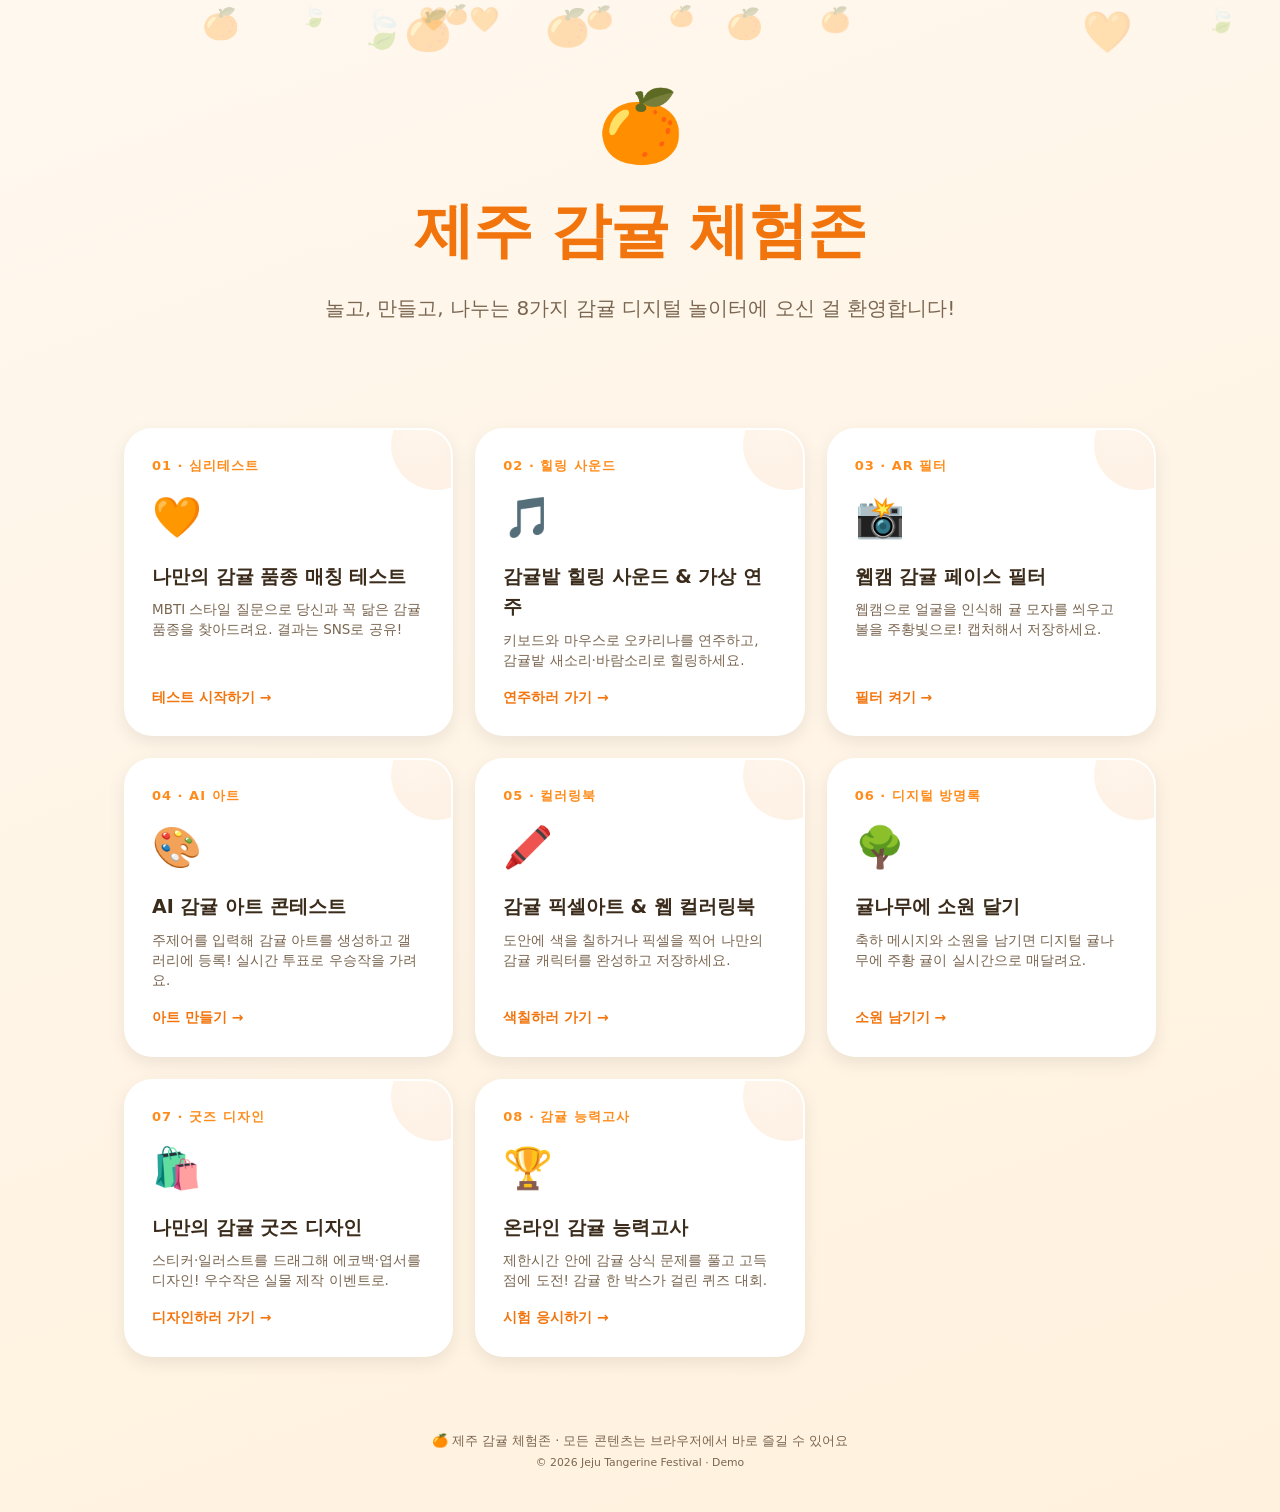
<file: tanzone.html>
<!DOCTYPE html>
<html lang="ko">
<head>
<meta charset="UTF-8" />
<meta name="viewport" content="width=device-width, initial-scale=1.0" />
<title>제주 감귤 체험존 🍊 | 감귤 페스티벌</title>
<link rel="stylesheet" href="assets/style.css" />
<style>
  .hero {
    text-align: center;
    padding: 70px 20px 30px;
    position: relative;
    overflow: hidden;
  }
  .hero h1 {
    font-size: clamp(32px, 6vw, 60px);
    font-weight: 900;
    margin: 0;
    color: var(--orange-deep);
    letter-spacing: -1px;
  }
  .hero .sub {
    font-size: clamp(15px, 2.5vw, 20px);
    color: var(--ink-soft);
    margin-top: 14px;
  }
  .hero .big-emoji { font-size: 70px; animation: bob 3s ease-in-out infinite; }
  @keyframes bob { 0%,100%{transform:translateY(0)} 50%{transform:translateY(-12px)} }

  .grid {
    display: grid;
    grid-template-columns: repeat(auto-fill, minmax(250px, 1fr));
    gap: 22px;
    margin: 30px 0 20px;
  }
  .tile {
    background: #fff;
    border-radius: var(--radius-lg);
    padding: 26px;
    text-decoration: none;
    color: var(--ink);
    box-shadow: var(--shadow-soft);
    border: 2px solid transparent;
    transition: transform .2s, box-shadow .2s, border-color .2s;
    display: flex;
    flex-direction: column;
    gap: 8px;
    position: relative;
    overflow: hidden;
  }
  .tile::before {
    content: "";
    position: absolute;
    right: -30px; top: -30px;
    width: 90px; height: 90px;
    background: radial-gradient(circle at 30% 30%, var(--orange-soft), var(--orange-deep));
    border-radius: 50%;
    opacity: .12;
    transition: .3s;
  }
  .tile:hover { transform: translateY(-6px); box-shadow: var(--shadow); border-color: var(--orange-soft); }
  .tile:hover::before { opacity: .22; transform: scale(1.15); }
  .tile .num {
    font-size: 13px; font-weight: 800; color: var(--orange);
    letter-spacing: 1px;
  }
  .tile .ico { font-size: 40px; }
  .tile h3 { margin: 4px 0 0; font-size: 19px; font-weight: 800; }
  .tile p { margin: 0; font-size: 13.5px; color: var(--ink-soft); line-height: 1.5; }
  .tile .go { margin-top: auto; font-weight: 800; color: var(--orange-deep); font-size: 14px; padding-top: 8px; }

  .floaties { position: absolute; inset: 0; pointer-events: none; overflow: hidden; z-index: -1; }
  .floaties span {
    position: absolute; font-size: 28px; opacity: .25;
    animation: float 12s linear infinite;
  }
  @keyframes float { from{transform:translateY(110vh) rotate(0)} to{transform:translateY(-15vh) rotate(360deg)} }
</style>
</head>
<body>
  <div class="floaties" id="floaties"></div>

  <header class="hero">
    <div class="big-emoji">🍊</div>
    <h1>제주 감귤 체험존</h1>
    <p class="sub">놀고, 만들고, 나누는 8가지 감귤 디지털 놀이터에 오신 걸 환영합니다!</p>
  </header>

  <main class="wrap">
    <div class="grid">
      <a class="tile" href="pages/1-mbti-test.html">
        <div class="num">01 · 심리테스트</div>
        <div class="ico">🧡</div>
        <h3>나만의 감귤 품종 매칭 테스트</h3>
        <p>MBTI 스타일 질문으로 당신과 꼭 닮은 감귤 품종을 찾아드려요. 결과는 SNS로 공유!</p>
        <span class="go">테스트 시작하기 →</span>
      </a>

      <a class="tile" href="pages/2-ocarina.html">
        <div class="num">02 · 힐링 사운드</div>
        <div class="ico">🎵</div>
        <h3>감귤밭 힐링 사운드 & 가상 연주</h3>
        <p>키보드와 마우스로 오카리나를 연주하고, 감귤밭 새소리·바람소리로 힐링하세요.</p>
        <span class="go">연주하러 가기 →</span>
      </a>

      <a class="tile" href="pages/3-face-filter.html">
        <div class="num">03 · AR 필터</div>
        <div class="ico">📸</div>
        <h3>웹캠 감귤 페이스 필터</h3>
        <p>웹캠으로 얼굴을 인식해 귤 모자를 씌우고 볼을 주황빛으로! 캡처해서 저장하세요.</p>
        <span class="go">필터 켜기 →</span>
      </a>

      <a class="tile" href="pages/4-ai-art.html">
        <div class="num">04 · AI 아트</div>
        <div class="ico">🎨</div>
        <h3>AI 감귤 아트 콘테스트</h3>
        <p>주제어를 입력해 감귤 아트를 생성하고 갤러리에 등록! 실시간 투표로 우승작을 가려요.</p>
        <span class="go">아트 만들기 →</span>
      </a>

      <a class="tile" href="pages/5-coloring.html">
        <div class="num">05 · 컬러링북</div>
        <div class="ico">🖍️</div>
        <h3>감귤 픽셀아트 & 웹 컬러링북</h3>
        <p>도안에 색을 칠하거나 픽셀을 찍어 나만의 감귤 캐릭터를 완성하고 저장하세요.</p>
        <span class="go">색칠하러 가기 →</span>
      </a>

      <a class="tile" href="pages/6-guestbook.html">
        <div class="num">06 · 디지털 방명록</div>
        <div class="ico">🌳</div>
        <h3>귤나무에 소원 달기</h3>
        <p>축하 메시지와 소원을 남기면 디지털 귤나무에 주황 귤이 실시간으로 매달려요.</p>
        <span class="go">소원 남기기 →</span>
      </a>

      <a class="tile" href="pages/7-goods.html">
        <div class="num">07 · 굿즈 디자인</div>
        <div class="ico">🛍️</div>
        <h3>나만의 감귤 굿즈 디자인</h3>
        <p>스티커·일러스트를 드래그해 에코백·엽서를 디자인! 우수작은 실물 제작 이벤트로.</p>
        <span class="go">디자인하러 가기 →</span>
      </a>

      <a class="tile" href="pages/8-quiz.html">
        <div class="num">08 · 감귤 능력고사</div>
        <div class="ico">🏆</div>
        <h3>온라인 감귤 능력고사</h3>
        <p>제한시간 안에 감귤 상식 문제를 풀고 고득점에 도전! 감귤 한 박스가 걸린 퀴즈 대회.</p>
        <span class="go">시험 응시하기 →</span>
      </a>
    </div>
  </main>

  <footer class="site">
    🍊 제주 감귤 체험존 · 모든 콘텐츠는 브라우저에서 바로 즐길 수 있어요<br/>
    <small>© 2026 Jeju Tangerine Festival · Demo</small>
  </footer>

  <script>
    // 배경 감귤 이모지 떠다니기
    const box = document.getElementById('floaties');
    const emojis = ['🍊','🍃','🍊','🧡','🍊'];
    for (let i = 0; i < 14; i++) {
      const s = document.createElement('span');
      s.textContent = emojis[i % emojis.length];
      s.style.left = Math.random() * 100 + 'vw';
      s.style.animationDuration = (8 + Math.random() * 10) + 's';
      s.style.animationDelay = (-Math.random() * 12) + 's';
      s.style.fontSize = (18 + Math.random() * 26) + 'px';
      box.appendChild(s);
    }
  </script>
</body>
</html>
</file>
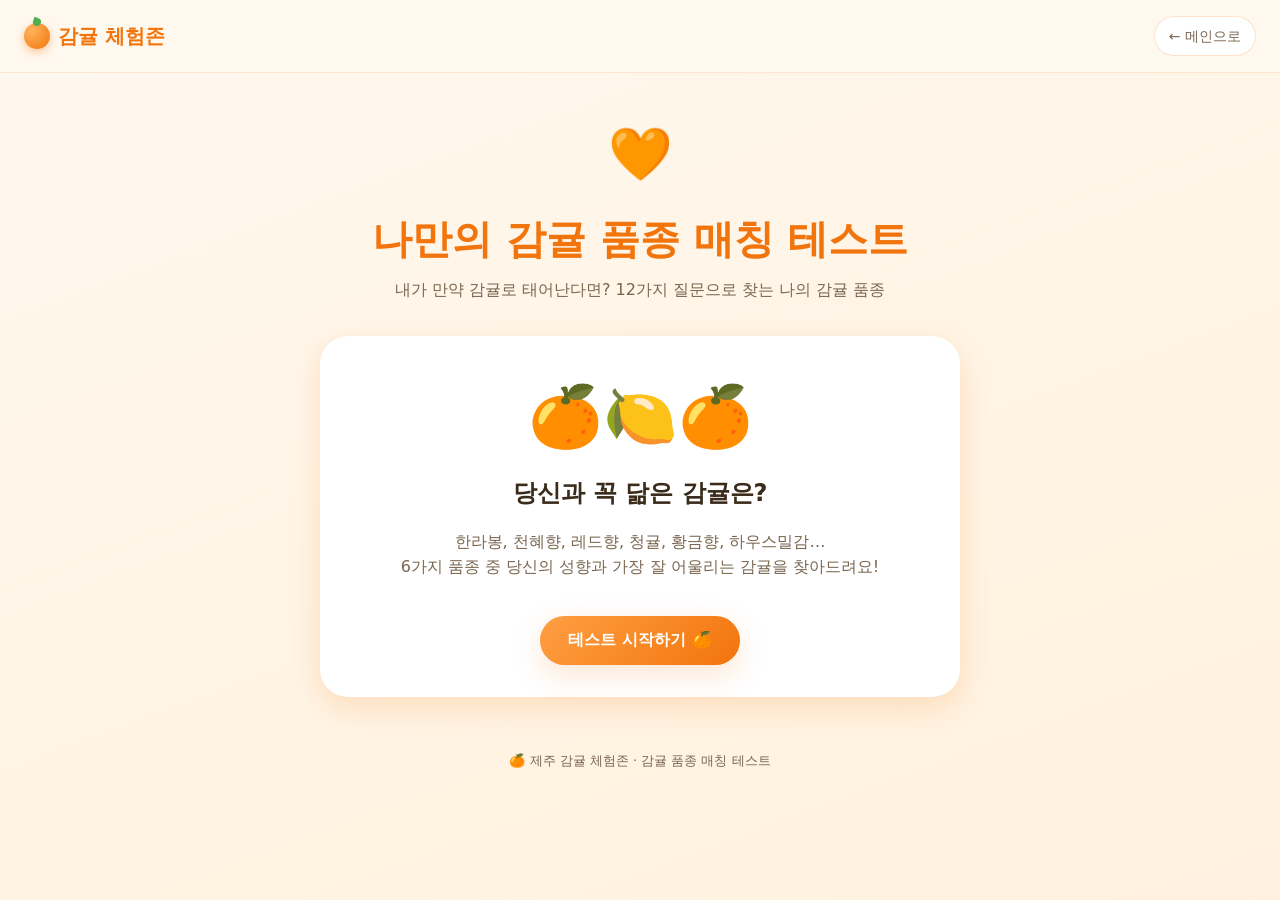
<file: pages/1-mbti-test.html>
<!DOCTYPE html>
<html lang="ko">
<head>
<meta charset="UTF-8" />
<meta name="viewport" content="width=device-width, initial-scale=1.0" />
<title>나만의 감귤 품종 매칭 테스트 🍊</title>
<link rel="stylesheet" href="../assets/style.css" />
<style>
  .q-card { max-width: 640px; margin: 0 auto; }
  .q-num { font-weight: 800; color: var(--orange); font-size: 14px; }
  .q-text { font-size: 22px; font-weight: 800; margin: 8px 0 24px; line-height: 1.4; }
  .opts { display: flex; flex-direction: column; gap: 12px; }
  .opt {
    text-align: left; padding: 16px 20px; border-radius: 16px;
    border: 2px solid #ffe0bf; background: #fffdfa; cursor: pointer;
    font-family: inherit; font-size: 16px; font-weight: 600; color: var(--ink);
    transition: .15s;
  }
  .opt:hover { border-color: var(--orange); background: #fff6ec; transform: translateX(4px); }
  .result-emoji { font-size: 80px; }
  .result-name { font-size: 34px; font-weight: 900; color: var(--orange-deep); margin: 6px 0; }
  .result-tag { display:inline-block; background: var(--cream-2); color: var(--orange-deep); font-weight:800; padding:6px 16px; border-radius:999px; font-size:14px; }
  .result-desc { font-size: 16px; color: var(--ink-soft); margin: 18px 0; }
  .traits { display:flex; gap:8px; justify-content:center; flex-wrap:wrap; margin: 14px 0; }
  .traits span { background:#fff3e2; padding:6px 14px; border-radius:999px; font-size:13px; font-weight:700; color:var(--orange-deep); }
  .match-box { background: var(--cream); border-radius:16px; padding:16px; margin-top:18px; font-size:14.5px; }
</style>
</head>
<body>
  <div class="topbar">
    <a class="logo" href="../index.html"><span class="dot"></span>감귤 체험존</a>
    <a class="back" href="../index.html">← 메인으로</a>
  </div>

  <header class="page-head">
    <div class="emoji">🧡</div>
    <h1>나만의 감귤 품종 매칭 테스트</h1>
    <p>내가 만약 감귤로 태어난다면? 12가지 질문으로 찾는 나의 감귤 품종</p>
  </header>

  <main class="wrap">
    <!-- 시작 화면 -->
    <section id="intro" class="card q-card center">
      <div style="font-size:60px">🍊🍋🍊</div>
      <h2 style="margin:10px 0 6px">당신과 꼭 닮은 감귤은?</h2>
      <p style="color:var(--ink-soft)">한라봉, 천혜향, 레드향, 청귤, 황금향, 하우스밀감…<br/>6가지 품종 중 당신의 성향과 가장 잘 어울리는 감귤을 찾아드려요!</p>
      <button class="btn mt" onclick="start()">테스트 시작하기 🍊</button>
    </section>

    <!-- 질문 화면 -->
    <section id="quiz" class="card q-card hidden">
      <div class="progress"><i id="bar"></i></div>
      <div class="q-num" id="qnum"></div>
      <div class="q-text" id="qtext"></div>
      <div class="opts" id="opts"></div>
    </section>

    <!-- 결과 화면 -->
    <section id="result" class="card q-card center hidden">
      <div class="result-emoji" id="rEmoji"></div>
      <div class="result-name" id="rName"></div>
      <span class="result-tag" id="rTag"></span>
      <div class="traits" id="rTraits"></div>
      <div class="result-desc" id="rDesc"></div>
      <div class="match-box" id="rMatch"></div>
      <div id="shareArea"></div>
      <button class="btn ghost mt" onclick="location.reload()">🔄 다시 테스트하기</button>
    </section>
  </main>

  <footer class="site">🍊 제주 감귤 체험존 · 감귤 품종 매칭 테스트</footer>

  <script src="../assets/common.js"></script>
  <script>
    // 각 답변은 4가지 축 점수에 기여: E(활발)/I(차분), 달콤/상큼, 대중적/개성적, 프리미엄/친근
    const questions = [
      { q: "감귤밭에 도착한 당신, 가장 먼저 하는 일은?",
        a: [
          { t: "친구들 불러서 다같이 귤 따기 대회!", s:{e:2, warm:1} },
          { t: "혼자 조용히 귤 향기부터 음미하기", s:{i:2, calm:1} },
          { t: "제일 예쁜 귤부터 사진 찍기", s:{uniq:2} },
          { t: "가장 잘 익은 귤을 찾아 바로 맛보기", s:{sweet:2} },
        ]},
      { q: "당신이 좋아하는 감귤의 맛은?",
        a: [
          { t: "꿀처럼 진하게 달콤한 맛", s:{sweet:2, prem:1} },
          { t: "새콤 상큼 톡 쏘는 맛", s:{sour:2} },
          { t: "달콤함과 상큼함이 균형잡힌 맛", s:{warm:1, sweet:1} },
          { t: "향이 진하고 독특한 맛", s:{uniq:2, prem:1} },
        ]},
      { q: "친구들이 말하는 당신의 매력은?",
        a: [
          { t: "어디서나 사랑받는 인기쟁이", s:{e:2, warm:2} },
          { t: "알수록 빠져드는 반전 매력", s:{i:1, uniq:2} },
          { t: "고급스럽고 세련된 분위기", s:{prem:2} },
          { t: "편하고 친근한 국민 매력", s:{warm:2} },
        ]},
      { q: "주말에 가장 하고 싶은 것은?",
        a: [
          { t: "핫플레이스 탐방 & 파티", s:{e:2, uniq:1} },
          { t: "집에서 넷플릭스 정주행", s:{i:2, calm:1} },
          { t: "감성 카페에서 브런치", s:{prem:1, uniq:1} },
          { t: "가족·친구와 소소한 나들이", s:{warm:2} },
        ]},
      { q: "당신의 SNS 피드는?",
        a: [
          { t: "화려하고 개성 넘치는 컨셉샷", s:{uniq:2} },
          { t: "따뜻한 일상 기록", s:{warm:2, calm:1} },
          { t: "감각적인 무드 사진", s:{prem:2} },
          { t: "친구들과의 활기찬 순간들", s:{e:2} },
        ]},
      { q: "새로운 도전 앞에서 당신은?",
        a: [
          { t: "일단 부딪혀보는 행동파!", s:{e:2, sour:1} },
          { t: "신중하게 계획부터 세우기", s:{i:2, calm:2} },
          { t: "남들과 다른 나만의 방식으로", s:{uniq:2} },
          { t: "믿을 만한 정석대로 차근차근", s:{warm:1, sweet:1} },
        ]},
      { q: "선물을 고를 때 당신의 기준은?",
        a: [
          { t: "받는 사람이 놀랄 특별한 것", s:{uniq:2, prem:1} },
          { t: "누구나 좋아하는 무난한 것", s:{warm:2} },
          { t: "고급스럽고 값진 것", s:{prem:2} },
          { t: "달달하고 기분 좋아지는 것", s:{sweet:2} },
        ]},
      { q: "당신의 에너지가 가장 넘칠 때는?",
        a: [
          { t: "사람들과 함께 있을 때", s:{e:2, warm:1} },
          { t: "혼자만의 시간을 가질 때", s:{i:2, calm:1} },
          { t: "새로운 것을 발견했을 때", s:{uniq:2} },
          { t: "맛있는 걸 먹을 때!", s:{sweet:2} },
        ]},
    ];

    // 품종 정의
    const fruits = {
      hallabong: { emoji:"🍊", name:"한라봉", tag:"프리미엄 인기스타",
        traits:["#고급진","#존재감","#인싸"],
        desc:"울퉁불퉁 개성 있는 꼭지처럼, 당신은 어디서나 눈에 띄는 존재감을 가진 사람! 달콤함과 카리스마를 동시에 지닌 프리미엄 감귤이에요.",
        match:"🧡 <b>천혜향</b>과 환상의 궁합! 서로의 매력을 알아봐 주는 사이랍니다." },
      cheonhye: { emoji:"🍯", name:"천혜향", tag:"우아한 달콤파",
        traits:["#부드러움","#세련","#감성"],
        desc:"'하늘이 내린 향'이라는 이름처럼, 은은하고 우아한 매력의 소유자. 진한 달콤함과 부드러운 향으로 사람들을 사로잡아요.",
        match:"🍊 <b>한라봉</b>과 잘 어울려요. 프리미엄끼리 통하는 게 있죠!" },
      redhyang: { emoji:"❤️", name:"레드향", tag:"열정 가득 매력덩어리",
        traits:["#열정적","#진한매력","#리더"],
        desc:"붉은빛이 도는 진한 과육처럼, 뜨거운 열정과 강한 존재감을 가진 당신! 한 번 만나면 잊을 수 없는 강렬한 매력의 소유자예요.",
        match:"💛 <b>황금향</b>과 좋은 파트너! 서로 에너지를 북돋아 주는 사이." },
      cheonggyul: { emoji:"💚", name:"청귤", tag:"쿨하고 개성만점",
        traits:["#상큼","#개성","#쿨함"],
        desc:"덜 익은 듯 새콤하지만 그래서 더 매력적인 청귤! 남들과 다른 나만의 색깔이 뚜렷하고, 톡톡 튀는 개성으로 주목받는 사람이에요.",
        match:"🍊 <b>하우스밀감</b>의 편안함이 당신의 톡톡함을 완성시켜 줘요." },
      hwanggeum: { emoji:"💛", name:"황금향", tag:"밝고 사교적인 인싸",
        traits:["#햇살같은","#긍정","#분위기메이커"],
        desc:"황금빛처럼 밝게 빛나는 에너지! 어디서나 분위기를 살리는 활기찬 분위기 메이커. 함께 있으면 기분이 좋아지는 비타민 같은 사람이에요.",
        match:"❤️ <b>레드향</b>과 최고의 콤비! 열정 + 활기 = 무적조합." },
      house: { emoji:"🍊", name:"하우스 밀감", tag:"언제나 든든한 국민감귤",
        traits:["#친근함","#편안함","#다정"],
        desc:"사철 내내 만날 수 있는 하우스 밀감처럼, 언제나 곁에 있어 주는 든든하고 따뜻한 사람! 꾸밈없는 다정함이 최고의 매력이에요.",
        match:"💚 <b>청귤</b>과 의외로 찰떡! 편안함과 개성이 만나면 완벽해요." },
    };

    let idx = 0;
    const score = { e:0,i:0, sweet:0,sour:0, warm:0,calm:0, uniq:0, prem:0 };

    function start(){
      document.getElementById('intro').classList.add('hidden');
      document.getElementById('quiz').classList.remove('hidden');
      render();
    }

    function render(){
      const q = questions[idx];
      document.getElementById('bar').style.width = (idx/questions.length*100)+'%';
      document.getElementById('qnum').textContent = `Q${idx+1} / ${questions.length}`;
      document.getElementById('qtext').textContent = q.q;
      const wrap = document.getElementById('opts');
      wrap.innerHTML = '';
      q.a.forEach(opt => {
        const b = document.createElement('button');
        b.className = 'opt';
        b.textContent = opt.t;
        b.onclick = () => pick(opt.s);
        wrap.appendChild(b);
      });
    }

    function pick(s){
      for (const k in s) score[k] = (score[k]||0) + s[k];
      idx++;
      if (idx < questions.length) render();
      else showResult();
    }

    function decide(){
      // 규칙 기반 매칭
      const prem = score.prem, uniq = score.uniq, warm = score.warm;
      const sweet = score.sweet, sour = score.sour, e = score.e, i = score.i;
      // 우선순위 점수 계산
      const cand = {
        hallabong: prem*1.5 + (e>i?e:0) + sweet*0.5,
        cheonhye:  prem*1.3 + sweet*1.2 + (i>e?i:0),
        redhyang:  score.e*1.0 + sweet*1.0 + prem*0.8 + (uniq*0.5),
        cheonggyul: sour*1.6 + uniq*1.4 + (i>e?i:0),
        hwanggeum: e*1.6 + warm*0.8 + sweet*0.6,
        house:     warm*1.8 + (i>e?i*0.5:0) + sweet*0.4,
      };
      let best = 'house', bestV = -1;
      for (const k in cand) if (cand[k] > bestV) { bestV = cand[k]; best = k; }
      return best;
    }

    function showResult(){
      document.getElementById('bar').style.width = '100%';
      const key = decide();
      const f = fruits[key];
      document.getElementById('quiz').classList.add('hidden');
      const r = document.getElementById('result');
      r.classList.remove('hidden');
      document.getElementById('rEmoji').textContent = f.emoji;
      document.getElementById('rName').textContent = f.name;
      document.getElementById('rTag').textContent = f.tag;
      document.getElementById('rTraits').innerHTML = f.traits.map(t=>`<span>${t}</span>`).join('');
      document.getElementById('rDesc').textContent = f.desc;
      document.getElementById('rMatch').innerHTML = "💞 <b>나와 잘 맞는 감귤은?</b><br/>" + f.match;
      document.getElementById('shareArea').innerHTML =
        "<p style='margin:18px 0 4px;font-weight:800;color:var(--orange-deep)'>결과를 친구에게 자랑해보세요!</p>" +
        shareButtons("감귤 품종 테스트", `나는 '${f.name}' 감귤! ${f.tag} 🍊 당신의 감귤 품종도 찾아보세요!`);
    }
  </script>
</body>
</html>
</file>
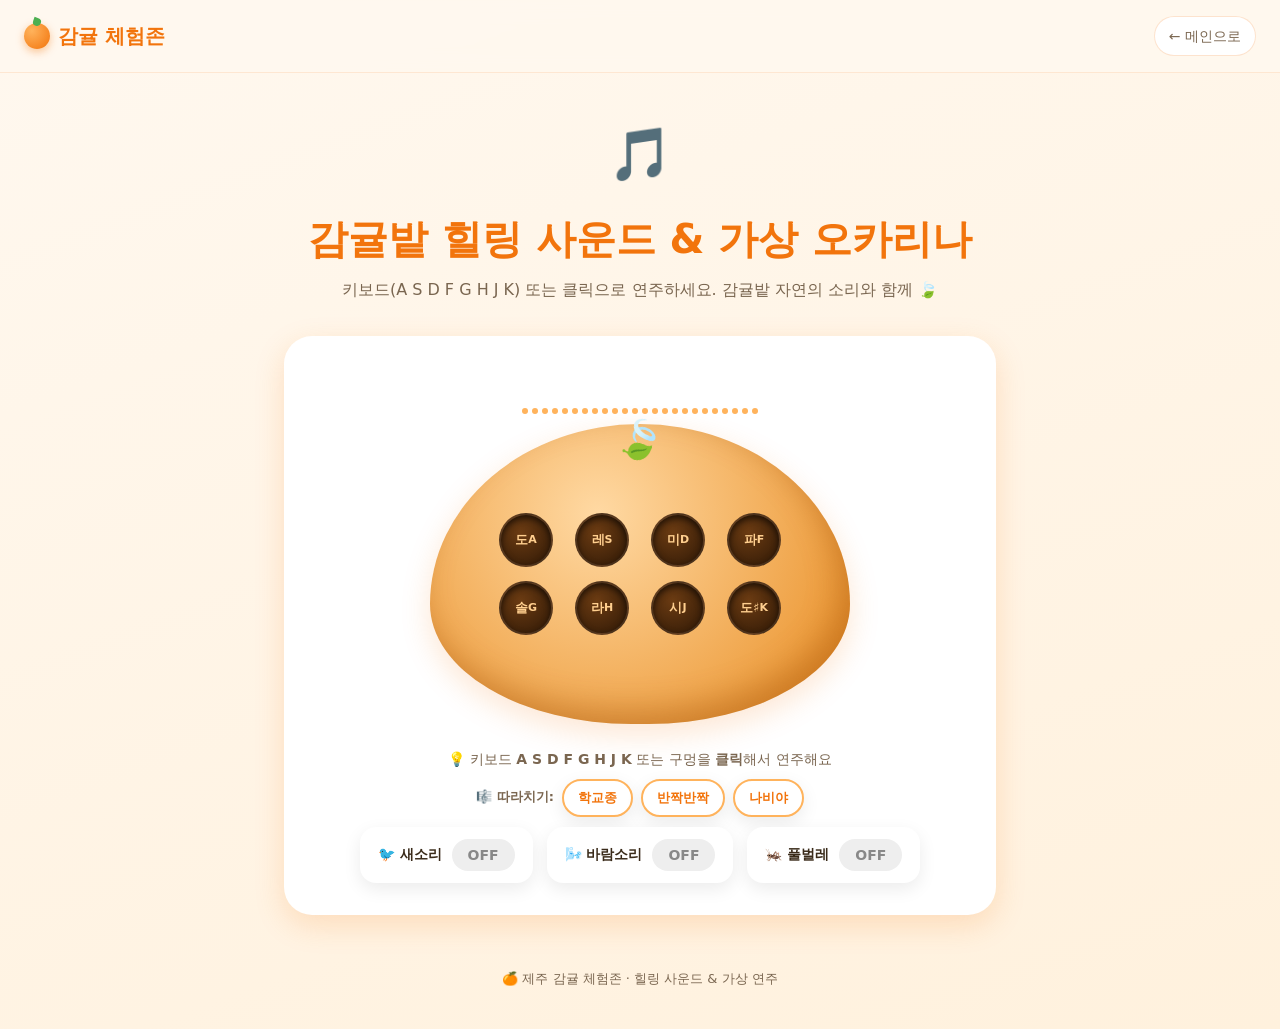
<file: pages/2-ocarina.html>
<!DOCTYPE html>
<html lang="ko">
<head>
<meta charset="UTF-8" />
<meta name="viewport" content="width=device-width, initial-scale=1.0" />
<title>감귤밭 힐링 사운드 & 가상 오카리나 🎵</title>
<link rel="stylesheet" href="../assets/style.css" />
<style>
  .stage { max-width: 760px; margin: 0 auto; }
  .ocarina {
    position: relative;
    background: radial-gradient(circle at 40% 30%, #ffd9a3, #e88a1d);
    border-radius: 50% 50% 48% 48% / 60% 60% 40% 40%;
    width: min(420px, 82vw); height: min(300px, 60vw);
    margin: 10px auto 24px;
    box-shadow: inset -10px -14px 30px rgba(150,70,0,.35), var(--shadow);
    display: flex; align-items: center; justify-content: center;
  }
  .ocarina .leaf {
    position:absolute; top:-14px; left:50%; transform:translateX(-50%) rotate(15deg);
    font-size:38px;
  }
  .holes { display: grid; grid-template-columns: repeat(4, 1fr); gap: 14px 22px; }
  .hole {
    width: 54px; height: 54px; border-radius: 50%;
    background: radial-gradient(circle at 40% 35%, #6b3b12, #2e1806);
    box-shadow: inset 0 3px 6px rgba(0,0,0,.6);
    display:flex; align-items:center; justify-content:center;
    color:#ffcf8f; font-weight:800; font-size:13px; cursor:pointer;
    transition: transform .08s, box-shadow .1s; user-select:none;
    border: 2px solid rgba(255,255,255,.08);
  }
  .hole small { opacity:.75; font-size:11px; }
  .hole.active { transform: scale(.9); box-shadow: inset 0 0 14px #ffb43c, 0 0 18px #ffb43c; background: radial-gradient(circle at 40% 35%, #ffb347, #d97b12); color:#3a2b1a; }
  .keyname { display:block; font-size:11px; }
  .controls { display:flex; gap:14px; justify-content:center; flex-wrap:wrap; margin-top:10px; }
  .amb {
    display:flex; align-items:center; gap:10px; background:#fff; border-radius:16px;
    padding:12px 18px; box-shadow: var(--shadow-soft); font-weight:700; font-size:14px;
  }
  .amb input[type=range]{ accent-color: var(--orange); }
  .toggle {
    border:none; cursor:pointer; font-family:inherit; font-weight:800; font-size:14px;
    padding:8px 16px; border-radius:999px; background:#eee; color:#888; transition:.2s;
  }
  .toggle.on { background: linear-gradient(135deg,#66bb6a,#388e3c); color:#fff; }
  .hint { text-align:center; color:var(--ink-soft); font-size:14px; margin-top:10px; }
  .songs { display:flex; gap:8px; justify-content:center; flex-wrap:wrap; margin-top:8px; }
  .songs button { font-size:13px; padding:8px 14px; }
  .visual { display:flex; gap:4px; justify-content:center; align-items:flex-end; height:40px; margin:6px 0; }
  .visual i { width:6px; background:var(--orange-soft); border-radius:3px; height:6px; transition:height .1s; display:block; }
</style>
</head>
<body>
  <div class="topbar">
    <a class="logo" href="../index.html"><span class="dot"></span>감귤 체험존</a>
    <a class="back" href="../index.html">← 메인으로</a>
  </div>

  <header class="page-head">
    <div class="emoji">🎵</div>
    <h1>감귤밭 힐링 사운드 & 가상 오카리나</h1>
    <p>키보드(A S D F G H J K) 또는 클릭으로 연주하세요. 감귤밭 자연의 소리와 함께 🍃</p>
  </header>

  <main class="wrap stage">
    <div class="card">
      <div class="visual" id="visual"></div>
      <div class="ocarina">
        <span class="leaf">🍃</span>
        <div class="holes" id="holes"></div>
      </div>

      <div class="hint">💡 키보드 <b>A S D F G H J K</b> 또는 구멍을 <b>클릭</b>해서 연주해요</div>

      <div class="songs">
        <span style="align-self:center;font-weight:800;color:var(--ink-soft);font-size:13px">🎼 따라치기:</span>
        <button class="btn ghost" onclick="playSong('school')">학교종</button>
        <button class="btn ghost" onclick="playSong('twinkle')">반짝반짝</button>
        <button class="btn ghost" onclick="playSong('nabi')">나비야</button>
      </div>

      <div class="controls mt">
        <div class="amb">
          🐦 새소리
          <button class="toggle" id="tBird" onclick="toggleAmb('bird', this)">OFF</button>
        </div>
        <div class="amb">
          🌬️ 바람소리
          <button class="toggle" id="tWind" onclick="toggleAmb('wind', this)">OFF</button>
        </div>
        <div class="amb">
          🦗 풀벌레
          <button class="toggle" id="tBug" onclick="toggleAmb('bug', this)">OFF</button>
        </div>
      </div>
    </div>
  </main>

  <footer class="site">🍊 제주 감귤 체험존 · 힐링 사운드 & 가상 연주</footer>

  <script src="../assets/common.js"></script>
  <script>
    let ac;
    function ctx(){ if(!ac) ac = new (window.AudioContext||window.webkitAudioContext)(); if(ac.state==='suspended') ac.resume(); return ac; }

    // 도레미파솔라시도
    const notes = [
      { key:'a', name:'도', freq:523.25 },
      { key:'s', name:'레', freq:587.33 },
      { key:'d', name:'미', freq:659.25 },
      { key:'f', name:'파', freq:698.46 },
      { key:'g', name:'솔', freq:783.99 },
      { key:'h', name:'라', freq:880.00 },
      { key:'j', name:'시', freq:987.77 },
      { key:'k', name:'도♯', freq:1046.50 },
    ];
    const byKey = {};

    const holesEl = document.getElementById('holes');
    notes.forEach((n, i) => {
      const d = document.createElement('div');
      d.className = 'hole';
      d.innerHTML = `${n.name}<span class="keyname">${n.key.toUpperCase()}</span>`;
      d.dataset.i = i;
      d.addEventListener('mousedown', () => hit(i));
      d.addEventListener('touchstart', (e)=>{ e.preventDefault(); hit(i); }, {passive:false});
      holesEl.appendChild(d);
      byKey[n.key] = { el:d, note:n };
    });

    // 오카리나 톤: 부드러운 사인 + 약한 배음
    function playTone(freq, dur=0.6){
      const c = ctx();
      const t = c.currentTime;
      const g = c.createGain();
      g.gain.setValueAtTime(0, t);
      g.gain.linearRampToValueAtTime(0.28, t+0.04);
      g.gain.exponentialRampToValueAtTime(0.001, t+dur);
      const o1 = c.createOscillator(); o1.type='sine'; o1.frequency.value=freq;
      const o2 = c.createOscillator(); o2.type='triangle'; o2.frequency.value=freq*2;
      const g2 = c.createGain(); g2.gain.value=0.08;
      // 약간의 비브라토
      const lfo = c.createOscillator(); lfo.frequency.value=5;
      const lfoG = c.createGain(); lfoG.gain.value=3;
      lfo.connect(lfoG); lfoG.connect(o1.frequency);
      o1.connect(g); o2.connect(g2); g2.connect(g);
      g.connect(c.destination);
      o1.start(t); o2.start(t); lfo.start(t);
      o1.stop(t+dur); o2.stop(t+dur); lfo.stop(t+dur);
    }

    function hit(i){
      const n = notes[i];
      playTone(n.freq);
      const el = holesEl.children[i];
      el.classList.add('active');
      setTimeout(()=>el.classList.remove('active'), 220);
      pulseVisual();
    }

    document.addEventListener('keydown', (e)=>{
      if (e.repeat) return;
      const k = e.key.toLowerCase();
      if (byKey[k]) hit(+byKey[k].el.dataset.i);
    });

    // 곡 데이터 (음이름 인덱스: 도0 레1 미2 파3 솔4 라5 시6)
    const songs = {
      school: [4,4,5,5,4,4,2,4,4,2,2,1, 4,4,5,5,4,4,2,4,2,1,2,0],
      twinkle:[0,0,4,4,5,5,4, 3,3,2,2,1,1,0, 4,4,3,3,2,2,1, 4,4,3,3,2,2,1],
      nabi:   [4,2,2,3,1,1,0,1,2,3,4,4,4, 4,2,2,3,1,1,0,2,4,4,2,2],
    };
    function playSong(name){
      const seq = songs[name]; if(!seq) return;
      seq.forEach((n, i)=> setTimeout(()=> hit(n), i*380));
      toast('🎼 따라 쳐보세요!');
    }

    // 시각화
    const visual = document.getElementById('visual');
    for(let i=0;i<24;i++){ const b=document.createElement('i'); visual.appendChild(b); }
    function pulseVisual(){
      [...visual.children].forEach(b=>{
        b.style.height = (6 + Math.random()*34) + 'px';
      });
      clearTimeout(visual._t);
      visual._t = setTimeout(()=>[...visual.children].forEach(b=>b.style.height='6px'), 200);
    }

    // ===== 배경 자연 소리 (합성) =====
    const amb = {};
    function toggleAmb(type, btn){
      if (amb[type]) { amb[type].stop(); delete amb[type]; btn.classList.remove('on'); btn.textContent='OFF'; return; }
      amb[type] = makeAmbient(type); btn.classList.add('on'); btn.textContent='ON';
    }

    function makeAmbient(type){
      const c = ctx();
      const master = c.createGain(); master.gain.value = 0.0; master.connect(c.destination);
      master.gain.linearRampToValueAtTime(0.5, c.currentTime+0.8);
      let timers = [];

      if (type==='wind'){
        // 필터링된 노이즈로 바람소리
        const buf = noiseBuffer(c, 4);
        const src = c.createBufferSource(); src.buffer=buf; src.loop=true;
        const filt = c.createBiquadFilter(); filt.type='lowpass'; filt.frequency.value=500;
        const g = c.createGain(); g.gain.value=0.35;
        src.connect(filt); filt.connect(g); g.connect(master);
        // 바람 세기 흔들림
        const lfo = c.createOscillator(); lfo.frequency.value=0.15;
        const lfoG = c.createGain(); lfoG.gain.value=300;
        lfo.connect(lfoG); lfoG.connect(filt.frequency);
        src.start(); lfo.start();
        return { stop(){ try{master.gain.linearRampToValueAtTime(0,c.currentTime+0.3); src.stop(c.currentTime+0.35); lfo.stop(c.currentTime+0.35);}catch(e){} } };
      }

      if (type==='bird'){
        // 랜덤 지저귐
        function chirp(){
          const t=c.currentTime;
          const o=c.createOscillator(); o.type='sine';
          const g=c.createGain();
          const base=1800+Math.random()*1400;
          o.frequency.setValueAtTime(base,t);
          o.frequency.linearRampToValueAtTime(base*1.4,t+0.08);
          o.frequency.linearRampToValueAtTime(base*0.9,t+0.16);
          g.gain.setValueAtTime(0,t);
          g.gain.linearRampToValueAtTime(0.18,t+0.02);
          g.gain.exponentialRampToValueAtTime(0.001,t+0.2);
          o.connect(g); g.connect(master); o.start(t); o.stop(t+0.22);
        }
        function loop(){
          const n=1+Math.floor(Math.random()*3);
          for(let i=0;i<n;i++) setTimeout(chirp, i*140);
          timers.push(setTimeout(loop, 700+Math.random()*2200));
        }
        loop();
        return { stop(){ timers.forEach(clearTimeout); master.gain.linearRampToValueAtTime(0,c.currentTime+0.3);} };
      }

      if (type==='bug'){
        // 풀벌레 트릴
        const o=c.createOscillator(); o.type='sawtooth'; o.frequency.value=4200;
        const filt=c.createBiquadFilter(); filt.type='bandpass'; filt.frequency.value=4200; filt.Q.value=8;
        const g=c.createGain(); g.gain.value=0;
        // 빠른 트레몰로
        const trem=c.createOscillator(); trem.type='square'; trem.frequency.value=18;
        const tremG=c.createGain(); tremG.gain.value=0.08;
        trem.connect(tremG); tremG.connect(g.gain);
        o.connect(filt); filt.connect(g); g.connect(master);
        g.gain.value=0.08;
        o.start(); trem.start();
        return { stop(){ try{master.gain.linearRampToValueAtTime(0,c.currentTime+0.3); o.stop(c.currentTime+0.35); trem.stop(c.currentTime+0.35);}catch(e){} } };
      }
    }

    function noiseBuffer(c, sec){
      const b = c.createBuffer(1, c.sampleRate*sec, c.sampleRate);
      const d = b.getChannelData(0);
      for(let i=0;i<d.length;i++) d[i]=Math.random()*2-1;
      return b;
    }
  </script>
</body>
</html>
</file>
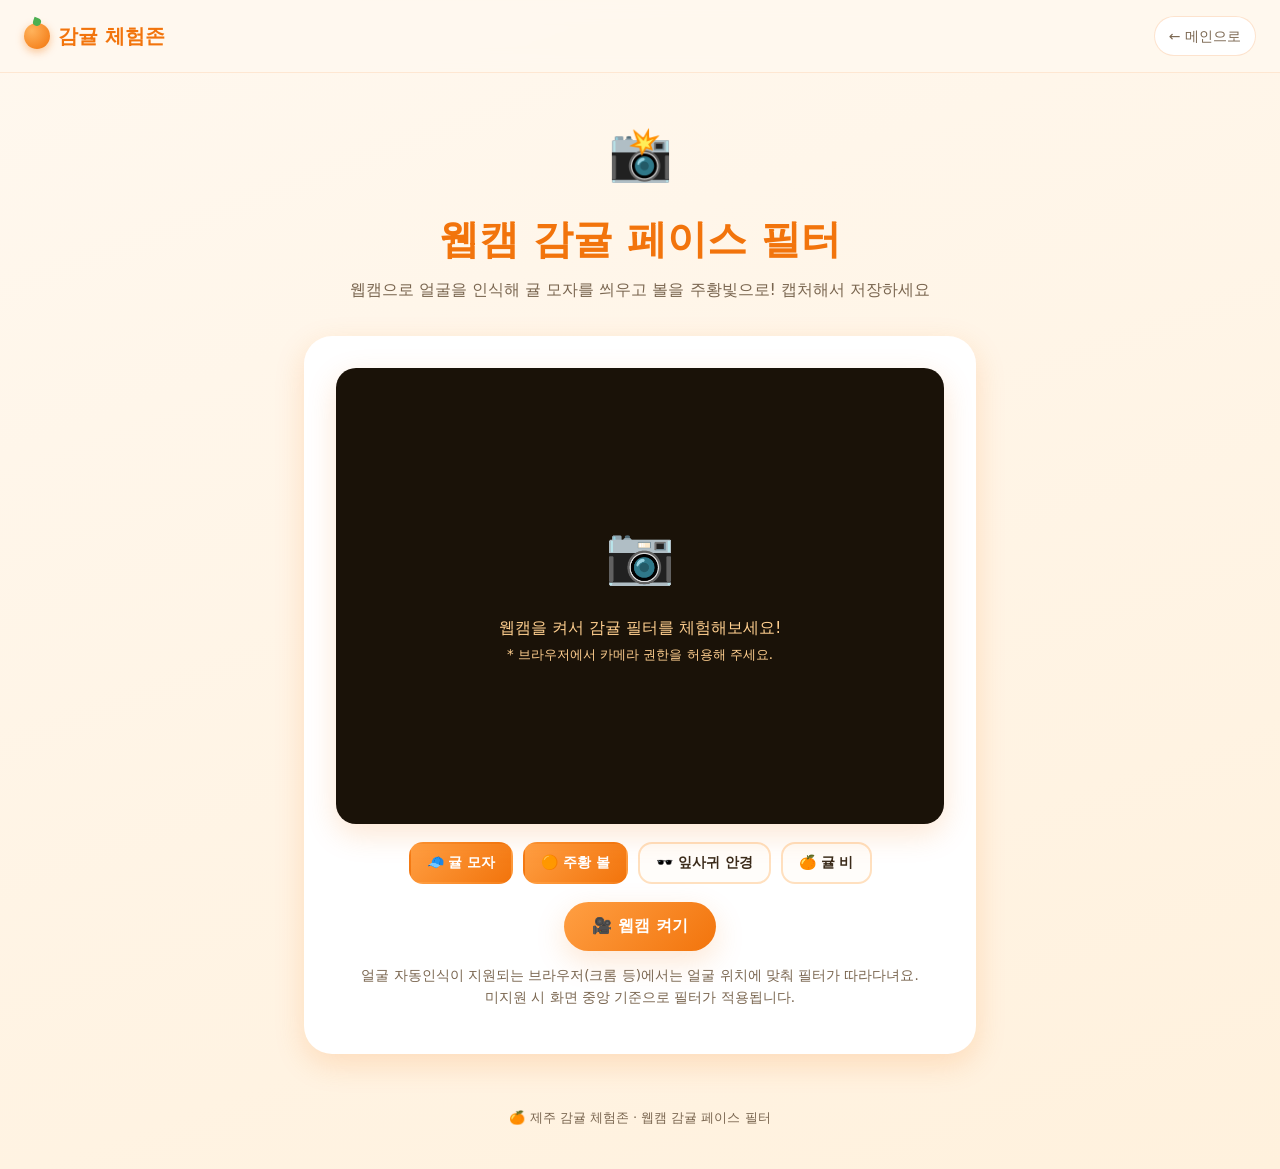
<file: pages/3-face-filter.html>
<!DOCTYPE html>
<html lang="ko">
<head>
<meta charset="UTF-8" />
<meta name="viewport" content="width=device-width, initial-scale=1.0" />
<title>웹캠 감귤 페이스 필터 📸</title>
<link rel="stylesheet" href="../assets/style.css" />
<style>
  .stage { max-width: 720px; margin: 0 auto; }
  .cam-wrap {
    position: relative; width: 100%; aspect-ratio: 4/3;
    background: #1a1208; border-radius: 20px; overflow: hidden;
    display:flex; align-items:center; justify-content:center;
    box-shadow: var(--shadow);
  }
  #video, #overlay, #snap { position:absolute; inset:0; width:100%; height:100%; object-fit:cover; }
  #video { transform: scaleX(-1); }
  #overlay { transform: scaleX(-1); pointer-events:none; }
  #snap { display:none; z-index:5; }
  .cam-placeholder { color:#ffcf8f; text-align:center; padding:20px; }
  .cam-placeholder .big { font-size:56px; }
  .filters { display:flex; gap:10px; justify-content:center; flex-wrap:wrap; margin:18px 0; }
  .fbtn {
    border:2px solid #ffe0bf; background:#fffdfa; cursor:pointer; font-family:inherit;
    font-weight:800; font-size:14px; padding:10px 16px; border-radius:14px; color:var(--ink);
    display:flex; align-items:center; gap:6px; transition:.15s;
  }
  .fbtn:hover { border-color: var(--orange); }
  .fbtn.on { background: linear-gradient(135deg,var(--tangerine),var(--orange-deep)); color:#fff; border-color:transparent; }
  .row { display:flex; gap:12px; justify-content:center; flex-wrap:wrap; margin-top:6px; }
  .note { text-align:center; color:var(--ink-soft); font-size:13.5px; margin-top:14px; }
  .badge-live { position:absolute; top:12px; left:12px; z-index:6; background:#e53935; color:#fff; font-size:12px; font-weight:800; padding:4px 10px; border-radius:999px; display:none; }
  .badge-live::before{ content:"●"; margin-right:5px; animation:blink 1s infinite; }
  @keyframes blink{50%{opacity:.3}}
</style>
</head>
<body>
  <div class="topbar">
    <a class="logo" href="../index.html"><span class="dot"></span>감귤 체험존</a>
    <a class="back" href="../index.html">← 메인으로</a>
  </div>

  <header class="page-head">
    <div class="emoji">📸</div>
    <h1>웹캠 감귤 페이스 필터</h1>
    <p>웹캠으로 얼굴을 인식해 귤 모자를 씌우고 볼을 주황빛으로! 캡처해서 저장하세요</p>
  </header>

  <main class="wrap stage">
    <div class="card">
      <div class="cam-wrap" id="camWrap">
        <span class="badge-live" id="live">LIVE</span>
        <div class="cam-placeholder" id="ph">
          <div class="big">📷</div>
          <p>웹캠을 켜서 감귤 필터를 체험해보세요!<br/><small>* 브라우저에서 카메라 권한을 허용해 주세요.</small></p>
        </div>
        <video id="video" autoplay playsinline muted></video>
        <canvas id="overlay"></canvas>
        <canvas id="snap"></canvas>
      </div>

      <div class="filters" id="filters">
        <button class="fbtn on" data-f="hat">🧢 귤 모자</button>
        <button class="fbtn on" data-f="cheek">🟠 주황 볼</button>
        <button class="fbtn" data-f="glasses">🕶️ 잎사귀 안경</button>
        <button class="fbtn" data-f="rain">🍊 귤 비</button>
      </div>

      <div class="row">
        <button class="btn" id="startBtn" onclick="startCam()">🎥 웹캠 켜기</button>
        <button class="btn leaf hidden" id="snapBtn" onclick="capture()">📸 사진 찍기</button>
        <button class="btn ghost hidden" id="retakeBtn" onclick="retake()">↩️ 다시 찍기</button>
        <button class="btn hidden" id="saveBtn" onclick="saveImg()">💾 저장하기</button>
      </div>

      <p class="note" id="note">
        얼굴 자동인식이 지원되는 브라우저(크롬 등)에서는 얼굴 위치에 맞춰 필터가 따라다녀요.<br/>
        미지원 시 화면 중앙 기준으로 필터가 적용됩니다.
      </p>
    </div>
  </main>

  <footer class="site">🍊 제주 감귤 체험존 · 웹캠 감귤 페이스 필터</footer>

  <script src="../assets/common.js"></script>
  <script>
    const video = document.getElementById('video');
    const overlay = document.getElementById('overlay');
    const octx = overlay.getContext('2d');
    const snap = document.getElementById('snap');
    let stream = null, running = false, raf = null;
    let detector = null, lastFace = null, tick = 0;
    const active = { hat:true, cheek:true, glasses:false, rain:false };

    // 필터 토글
    document.querySelectorAll('.fbtn').forEach(b=>{
      b.onclick = ()=>{ const f=b.dataset.f; active[f]=!active[f]; b.classList.toggle('on', active[f]); };
    });

    async function startCam(){
      try {
        stream = await navigator.mediaDevices.getUserMedia({ video:{ facingMode:'user', width:640, height:480 }, audio:false });
        video.srcObject = stream;
        await video.play();
        document.getElementById('ph').style.display='none';
        document.getElementById('live').style.display='block';
        document.getElementById('startBtn').classList.add('hidden');
        document.getElementById('snapBtn').classList.remove('hidden');
        sizeCanvas();
        // 얼굴 인식기 준비 (지원 시)
        if ('FaceDetector' in window) {
          try { detector = new FaceDetector({ fastMode:true, maxDetectedFaces:1 }); } catch(e){ detector=null; }
        }
        running = true;
        loop();
      } catch(e){
        toast('카메라를 열 수 없어요. 권한을 확인해주세요.');
        document.getElementById('ph').innerHTML = '<div class="big">🚫</div><p>카메라 접근이 거부되었어요.<br/>브라우저 주소창의 카메라 권한을 허용으로 바꿔주세요.</p>';
      }
    }

    function sizeCanvas(){
      overlay.width = video.videoWidth || 640;
      overlay.height = video.videoHeight || 480;
      snap.width = overlay.width; snap.height = overlay.height;
    }

    async function loop(){
      if(!running) return;
      tick++;
      // 얼굴 인식은 매 8프레임마다
      if (detector && tick % 8 === 0){
        try {
          const faces = await detector.detect(video);
          if (faces && faces[0]) lastFace = faces[0].boundingBox;
        } catch(e){}
      }
      draw(octx, false);
      raf = requestAnimationFrame(loop);
    }

    // 얼굴 박스 (인식값 or 중앙 기본)
    function faceBox(){
      const W = overlay.width, H = overlay.height;
      if (lastFace) {
        // video는 좌우반전 표시되지만 detect는 원본 좌표 → overlay도 반전되어 있으므로 원본좌표 사용 OK
        return { x:lastFace.x, y:lastFace.y, w:lastFace.width, h:lastFace.height };
      }
      const w = W*0.42, h = H*0.55;
      return { x:(W-w)/2, y:(H-h)/2 - H*0.03, w, h };
    }

    function draw(c, forSnap){
      const W = overlay.width, H = overlay.height;
      c.clearRect(0,0,W,H);
      const f = faceBox();
      const cx = f.x + f.w/2, cy = f.y + f.h/2;

      // 주황 볼
      if (active.cheek){
        c.save(); c.globalAlpha = 0.45; c.globalCompositeOperation='multiply';
        const r = f.w*0.13;
        for (const dx of [-f.w*0.26, f.w*0.26]){
          const g = c.createRadialGradient(cx+dx, cy+f.h*0.12, 0, cx+dx, cy+f.h*0.12, r);
          g.addColorStop(0,'#ff8c1a'); g.addColorStop(1,'rgba(255,140,26,0)');
          c.fillStyle=g;
          c.beginPath(); c.arc(cx+dx, cy+f.h*0.12, r, 0, Math.PI*2); c.fill();
        }
        c.restore();
      }

      // 잎사귀 안경
      if (active.glasses){
        c.save();
        c.font = `${f.w*0.7}px serif`;
        c.textAlign='center'; c.textBaseline='middle';
        // 반전 텍스트 보정
        c.translate(cx, cy - f.h*0.08);
        c.scale(-1,1);
        c.fillText('🕶️', 0, 0);
        c.restore();
      }

      // 귤 모자
      if (active.hat){
        c.save();
        c.translate(cx, f.y - f.h*0.02);
        c.scale(-1,1);
        c.font = `${f.w*0.85}px serif`;
        c.textAlign='center'; c.textBaseline='middle';
        c.fillText('🍊', 0, 0);
        // 잎
        c.font = `${f.w*0.4}px serif`;
        c.fillText('🍃', f.w*0.12, -f.h*0.22);
        c.restore();
      }

      // 귤 비 (움직이는 배경 이펙트)
      if (active.rain){
        c.save();
        c.font = '28px serif';
        for (let i=0;i<rainDrops.length;i++){
          const d = rainDrops[i];
          c.globalAlpha = 0.85;
          c.fillText('🍊', d.x, d.y);
          if(!forSnap){ d.y += d.v; if (d.y > H+20){ d.y=-20; d.x=Math.random()*W; } }
        }
        c.restore();
      }
    }

    const rainDrops = Array.from({length:14}, ()=>({ x:Math.random()*640, y:Math.random()*480, v:1.5+Math.random()*2.5 }));

    function capture(){
      const c = snap.getContext('2d');
      // 좌우반전으로 영상 그리기 (미리보기와 동일하게)
      c.save(); c.translate(snap.width,0); c.scale(-1,1);
      c.drawImage(video, 0,0, snap.width, snap.height);
      c.restore();
      // 필터도 반전 적용 (overlay가 CSS로 반전되어 보이므로 동일 처리)
      c.save(); c.translate(snap.width,0); c.scale(-1,1);
      draw(c, true);
      c.restore();
      // 워터마크
      c.fillStyle='rgba(242,116,12,.9)'; c.font='bold 22px sans-serif'; c.textAlign='right';
      c.fillText('🍊 제주 감귤 체험존', snap.width-16, snap.height-18);

      running = false; cancelAnimationFrame(raf);
      snap.style.display='block';
      document.getElementById('snapBtn').classList.add('hidden');
      document.getElementById('retakeBtn').classList.remove('hidden');
      document.getElementById('saveBtn').classList.remove('hidden');
      document.getElementById('live').style.display='none';
    }

    function retake(){
      snap.style.display='none';
      document.getElementById('retakeBtn').classList.add('hidden');
      document.getElementById('saveBtn').classList.add('hidden');
      document.getElementById('snapBtn').classList.remove('hidden');
      document.getElementById('live').style.display='block';
      running = true; loop();
    }

    function saveImg(){
      downloadDataURL(snap.toDataURL('image/png'), '감귤필터_' + Date.now() + '.png');
    }

    window.addEventListener('beforeunload', ()=>{ if(stream) stream.getTracks().forEach(t=>t.stop()); });
  </script>
</body>
</html>
</file>
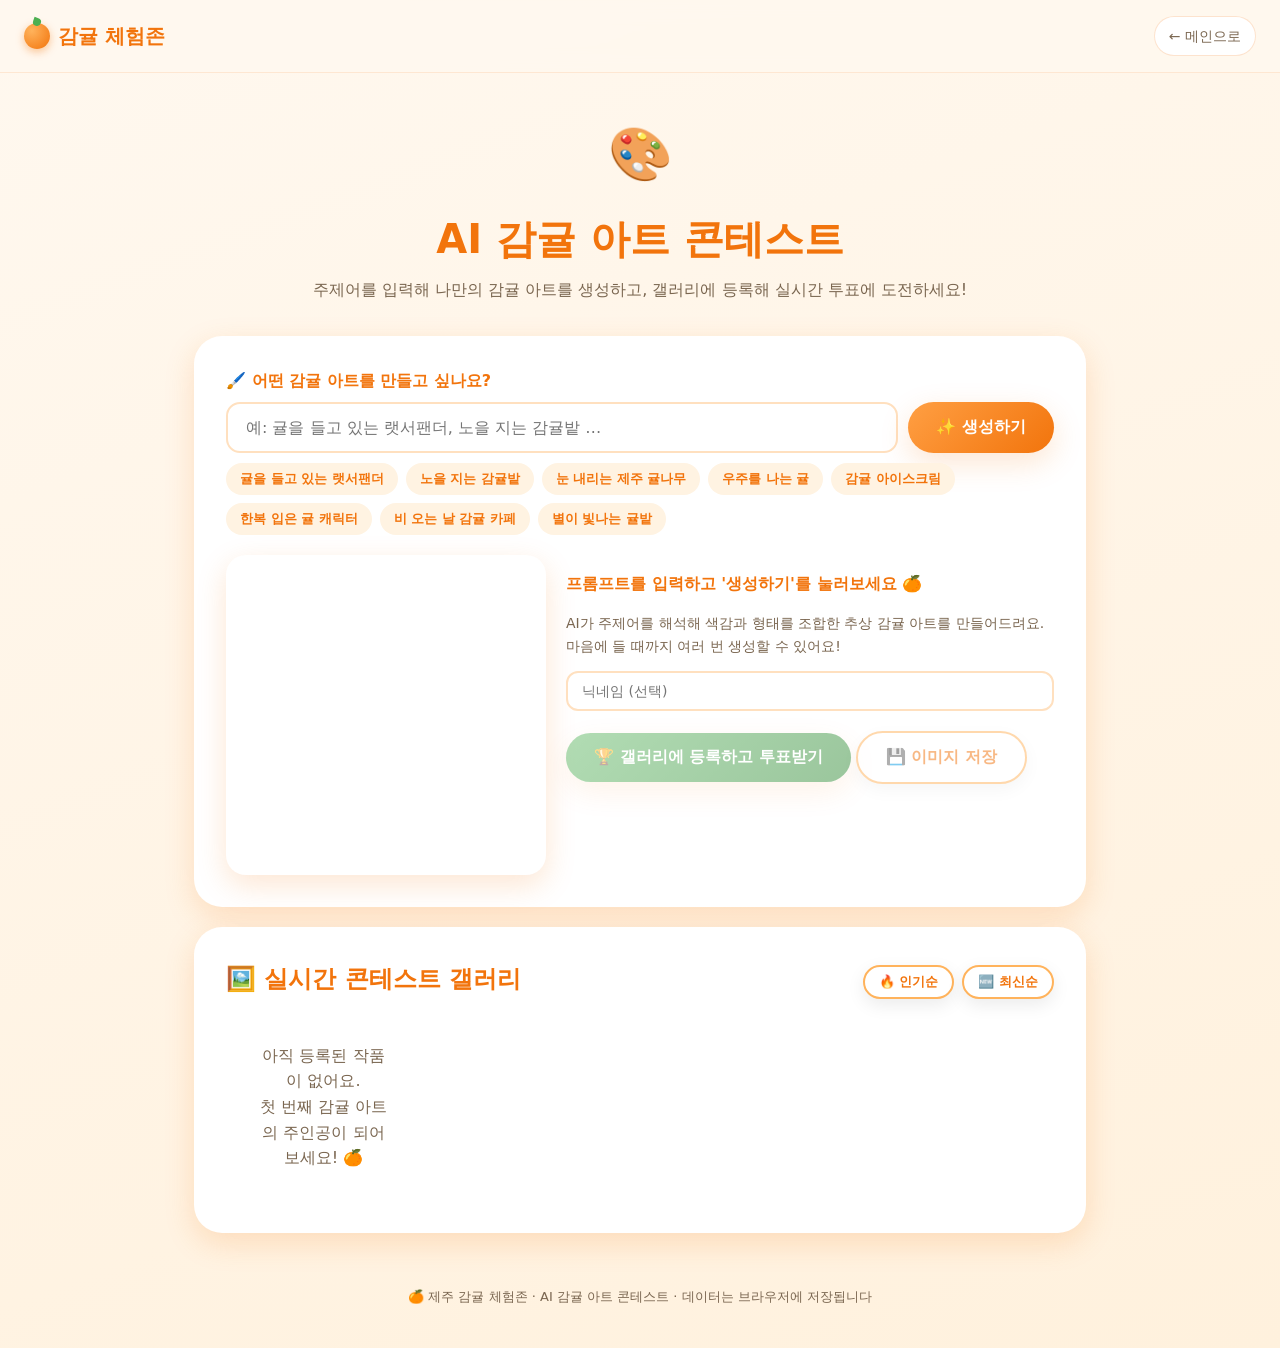
<file: pages/4-ai-art.html>
<!DOCTYPE html>
<html lang="ko">
<head>
<meta charset="UTF-8" />
<meta name="viewport" content="width=device-width, initial-scale=1.0" />
<title>AI 감귤 아트 콘테스트 🎨</title>
<link rel="stylesheet" href="../assets/style.css" />
<style>
  .stage { max-width: 940px; margin: 0 auto; }
  .maker { display:grid; grid-template-columns: 1fr; gap:20px; }
  .prompt-row { display:flex; gap:10px; flex-wrap:wrap; }
  .prompt-row input {
    flex:1; min-width:220px; font-family:inherit; font-size:16px; padding:14px 18px;
    border:2px solid #ffe0bf; border-radius:14px; outline:none;
  }
  .prompt-row input:focus { border-color: var(--orange); }
  .chips { display:flex; gap:8px; flex-wrap:wrap; margin-top:10px; }
  .chip { background:#fff3e2; border:none; cursor:pointer; font-family:inherit; font-size:13px; font-weight:700; color:var(--orange-deep); padding:7px 14px; border-radius:999px; transition:.15s; }
  .chip:hover { background:var(--orange-soft); color:#fff; }
  .preview-box { display:flex; gap:20px; flex-wrap:wrap; align-items:flex-start; }
  #artCanvas { width:320px; height:320px; border-radius:20px; box-shadow:var(--shadow); background:#fff; }
  .preview-side { flex:1; min-width:220px; }
  .genlabel { font-weight:800; color:var(--orange-deep); }
  .gallery { display:grid; grid-template-columns:repeat(auto-fill,minmax(180px,1fr)); gap:16px; margin-top:14px; }
  .art-item { background:#fff; border-radius:18px; overflow:hidden; box-shadow:var(--shadow-soft); display:flex; flex-direction:column; }
  .art-item img { width:100%; aspect-ratio:1; object-fit:cover; display:block; background:#fff3e2; }
  .art-meta { padding:12px 14px; }
  .art-meta .p { font-weight:700; font-size:14px; margin:0 0 4px; }
  .art-meta .a { font-size:12px; color:var(--ink-soft); margin:0 0 10px; }
  .vote-row { display:flex; align-items:center; gap:8px; }
  .vote-btn { border:none; cursor:pointer; background:linear-gradient(135deg,var(--tangerine),var(--orange-deep)); color:#fff; font-family:inherit; font-weight:800; font-size:13px; padding:7px 14px; border-radius:999px; }
  .vote-btn.voted { background:#ccc; cursor:default; }
  .vcount { font-weight:800; color:var(--orange-deep); }
  .rank { font-size:12px; font-weight:800; color:#fff; background:var(--leaf-deep); padding:2px 8px; border-radius:999px; }
  .empty { text-align:center; color:var(--ink-soft); padding:30px; }
  .spin { display:inline-block; animation:sp 1s linear infinite; } @keyframes sp{to{transform:rotate(360deg)}}
  .sort-row{ display:flex; gap:8px; margin: 6px 0 0; }
  .sort-row button{ font-size:13px; padding:6px 14px; }
</style>
</head>
<body>
  <div class="topbar">
    <a class="logo" href="../index.html"><span class="dot"></span>감귤 체험존</a>
    <a class="back" href="../index.html">← 메인으로</a>
  </div>

  <header class="page-head">
    <div class="emoji">🎨</div>
    <h1>AI 감귤 아트 콘테스트</h1>
    <p>주제어를 입력해 나만의 감귤 아트를 생성하고, 갤러리에 등록해 실시간 투표에 도전하세요!</p>
  </header>

  <main class="wrap stage">
    <section class="card maker">
      <div>
        <div class="genlabel" style="margin-bottom:8px">🖌️ 어떤 감귤 아트를 만들고 싶나요?</div>
        <div class="prompt-row">
          <input id="prompt" placeholder="예: 귤을 들고 있는 랫서팬더, 노을 지는 감귤밭 …" maxlength="40" />
          <button class="btn" id="genBtn" onclick="generate()">✨ 생성하기</button>
        </div>
        <div class="chips" id="chips"></div>
      </div>

      <div class="preview-box">
        <canvas id="artCanvas" width="512" height="512"></canvas>
        <div class="preview-side">
          <p class="genlabel" id="curPrompt">프롬프트를 입력하고 '생성하기'를 눌러보세요 🍊</p>
          <p style="color:var(--ink-soft);font-size:14px">AI가 주제어를 해석해 색감과 형태를 조합한 추상 감귤 아트를 만들어드려요. 마음에 들 때까지 여러 번 생성할 수 있어요!</p>
          <div class="row" style="display:flex;gap:10px;flex-wrap:wrap;margin-top:10px">
            <input id="artist" placeholder="닉네임 (선택)" maxlength="12" style="flex:1;min-width:120px;font-family:inherit;font-size:14px;padding:10px 14px;border:2px solid #ffe0bf;border-radius:12px;outline:none" />
          </div>
          <button class="btn leaf mt" id="submitBtn" onclick="submitArt()" disabled>🏆 갤러리에 등록하고 투표받기</button>
          <button class="btn ghost mt" id="dlBtn" onclick="downloadArt()" disabled>💾 이미지 저장</button>
        </div>
      </div>
    </section>

    <section class="card mt">
      <div style="display:flex;justify-content:space-between;align-items:center;flex-wrap:wrap;gap:10px">
        <h2 style="margin:0;color:var(--orange-deep)">🖼️ 실시간 콘테스트 갤러리</h2>
        <div class="sort-row">
          <button class="btn ghost" id="sortVote" onclick="setSort('vote')">🔥 인기순</button>
          <button class="btn ghost" id="sortNew" onclick="setSort('new')">🆕 최신순</button>
        </div>
      </div>
      <div class="gallery" id="gallery"></div>
    </section>
  </main>

  <footer class="site">🍊 제주 감귤 체험존 · AI 감귤 아트 콘테스트 · 데이터는 브라우저에 저장됩니다</footer>

  <script src="../assets/common.js"></script>
  <script>
    const KEY = 'gamgyul_art_gallery';
    const VOTEKEY = 'gamgyul_art_voted';
    const canvas = document.getElementById('artCanvas');
    const cx = canvas.getContext('2d');
    let currentImg = null, currentPrompt = '';
    let sortMode = 'vote';

    const examples = ["귤을 들고 있는 랫서팬더","노을 지는 감귤밭","눈 내리는 제주 귤나무","우주를 나는 귤","감귤 아이스크림","한복 입은 귤 캐릭터","비 오는 날 감귤 카페","별이 빛나는 귤밭"];
    document.getElementById('chips').innerHTML = examples.map(e=>`<button class="chip" onclick="fill('${e}')">${e}</button>`).join('');
    function fill(t){ document.getElementById('prompt').value = t; }

    // 문자열 → 시드
    function hash(str){ let h=2166136261; for(let i=0;i<str.length;i++){ h^=str.charCodeAt(i); h=Math.imul(h,16777619);} return h>>>0; }
    function rng(seed){ let s=seed>>>0; return ()=>{ s^=s<<13; s^=s>>>17; s^=s<<5; s>>>=0; return s/4294967296; }; }

    function generate(){
      const p = document.getElementById('prompt').value.trim();
      if(!p){ toast('주제어를 입력해주세요! 🍊'); return; }
      currentPrompt = p;
      document.getElementById('curPrompt').innerHTML = `<span class="spin">🍊</span> "${p}" 생성 중...`;
      const btn = document.getElementById('genBtn'); btn.disabled=true;
      // 생성 연출용 약간의 딜레이
      setTimeout(()=>{
        drawArt(p, hash(p + '|' + Math.floor(Math.random()*99999)));
        currentImg = canvas.toDataURL('image/png');
        document.getElementById('curPrompt').textContent = `"${p}" 🍊 완성!`;
        document.getElementById('submitBtn').disabled=false;
        document.getElementById('dlBtn').disabled=false;
        btn.disabled=false;
      }, 650);
    }

    function drawArt(prompt, seed){
      const r = rng(seed);
      const W=canvas.width, H=canvas.height;
      // 프롬프트 키워드로 팔레트 선택
      const warm = /노을|가을|저녁|귤|주황|따뜻/.test(prompt);
      const cool = /밤|겨울|눈|우주|별|비|바다/.test(prompt);
      const palettes = warm
        ? [['#ffb347','#ff7e1a','#ffd98a'],['#ff9a3c','#ffcf6b','#e85d04']]
        : cool
        ? [['#3a4a7a','#6b8cce','#ffd98a'],['#1b263b','#415a77','#ffb347']]
        : [['#ffcf6b','#ff9f43','#4caf50'],['#ffe0a3','#ff8c1a','#66bb6a']];
      const pal = palettes[Math.floor(r()*palettes.length)];

      // 배경 그라데이션
      const g = cx.createLinearGradient(0,0,0,H);
      g.addColorStop(0, pal[0]); g.addColorStop(1, pal[1]);
      cx.fillStyle=g; cx.fillRect(0,0,W,H);

      // 부드러운 블롭들
      for(let i=0;i<40;i++){
        cx.globalAlpha = 0.05 + r()*0.15;
        cx.fillStyle = pal[Math.floor(r()*pal.length)];
        const x=r()*W, y=r()*H, rad=20+r()*140;
        cx.beginPath(); cx.arc(x,y,rad,0,Math.PI*2); cx.fill();
      }
      cx.globalAlpha=1;

      // 태양/달
      if(warm || cool){
        cx.globalAlpha=0.85;
        cx.fillStyle = warm ? '#fff2c2' : '#eef2ff';
        const sx=W*(0.2+r()*0.6), sy=H*(0.15+r()*0.25), sr=40+r()*40;
        const sg=cx.createRadialGradient(sx,sy,0,sx,sy,sr*2);
        sg.addColorStop(0, cx.fillStyle); sg.addColorStop(1,'rgba(255,255,255,0)');
        cx.fillStyle=sg; cx.beginPath(); cx.arc(sx,sy,sr*2,0,Math.PI*2); cx.fill();
        cx.globalAlpha=1;
      }

      // 별
      if(cool){ cx.fillStyle='#fff'; for(let i=0;i<60;i++){ cx.globalAlpha=r(); cx.fillRect(r()*W, r()*H*0.6, r()*2.5, r()*2.5);} cx.globalAlpha=1; }

      // 중앙 귤 오브젝트들
      const n = 3 + Math.floor(r()*5);
      for(let i=0;i<n;i++){
        const x=W*(0.2+r()*0.6), y=H*(0.45+r()*0.4), rad=30+r()*70;
        // 귤 몸통
        const og=cx.createRadialGradient(x-rad*0.3,y-rad*0.3,rad*0.1,x,y,rad);
        og.addColorStop(0,'#ffcf6b'); og.addColorStop(0.6,'#ff8c1a'); og.addColorStop(1,'#e2670a');
        cx.fillStyle=og; cx.beginPath(); cx.arc(x,y,rad,0,Math.PI*2); cx.fill();
        // 질감 점
        cx.fillStyle='rgba(200,90,0,.25)';
        for(let k=0;k<rad*0.5;k++){ const a=r()*Math.PI*2, rr=r()*rad*0.9; cx.beginPath(); cx.arc(x+Math.cos(a)*rr,y+Math.sin(a)*rr,1.2,0,Math.PI*2); cx.fill(); }
        // 잎
        cx.fillStyle='#4caf50'; cx.save(); cx.translate(x, y-rad); cx.rotate(-0.4+r()*0.8);
        cx.beginPath(); cx.ellipse(0,-6,rad*0.28,rad*0.12,0,0,Math.PI*2); cx.fill(); cx.restore();
        // 하이라이트
        cx.fillStyle='rgba(255,255,255,.4)'; cx.beginPath(); cx.arc(x-rad*0.35,y-rad*0.35,rad*0.2,0,Math.PI*2); cx.fill();
      }

      // 하단 언덕/그림자
      cx.fillStyle=pal[2]; cx.globalAlpha=0.5;
      cx.beginPath(); cx.moveTo(0,H); cx.quadraticCurveTo(W*0.5,H*(0.7+r()*0.15),W,H); cx.lineTo(W,H); cx.fill();
      cx.globalAlpha=1;

      // 프레임 텍스트
      cx.fillStyle='rgba(255,255,255,.85)'; cx.font='bold 20px sans-serif'; cx.textAlign='left';
      cx.fillText('🍊 '+prompt.slice(0,16), 18, H-20);
    }

    function submitArt(){
      if(!currentImg){ return; }
      const artist = document.getElementById('artist').value.trim() || '익명의 화가';
      const list = load();
      list.push({ id:'a'+Date.now()+Math.floor(Math.random()*1000), prompt:currentPrompt, artist, img:currentImg, votes:0, t:Date.now() });
      save(list);
      toast('갤러리에 등록됐어요! 🎉 투표를 받아보세요');
      document.getElementById('submitBtn').disabled=true;
      renderGallery();
      document.getElementById('gallery').scrollIntoView({behavior:'smooth'});
    }

    function downloadArt(){
      if(!currentImg) return;
      downloadDataURL(currentImg, '감귤아트_' + Date.now() + '.png');
    }

    function load(){ try{ return JSON.parse(localStorage.getItem(KEY)||'[]'); }catch(e){ return []; } }
    function save(l){ localStorage.setItem(KEY, JSON.stringify(l)); }
    function votedList(){ try{ return JSON.parse(localStorage.getItem(VOTEKEY)||'[]'); }catch(e){ return []; } }

    function vote(id){
      const voted = votedList();
      if(voted.includes(id)){ toast('이미 투표한 작품이에요!'); return; }
      const list = load();
      const item = list.find(x=>x.id===id); if(!item) return;
      item.votes++; save(list);
      voted.push(id); localStorage.setItem(VOTEKEY, JSON.stringify(voted));
      toast('투표 완료! 🍊 +1');
      renderGallery();
    }

    function setSort(m){ sortMode=m;
      document.getElementById('sortVote').classList.toggle('on', m==='vote');
      renderGallery();
    }

    function renderGallery(){
      const wrap = document.getElementById('gallery');
      let list = load();
      if(list.length===0){ wrap.innerHTML = '<div class="empty">아직 등록된 작품이 없어요.<br/>첫 번째 감귤 아트의 주인공이 되어보세요! 🍊</div>'; return; }
      const voted = votedList();
      list = list.slice();
      if(sortMode==='vote') list.sort((a,b)=> b.votes-a.votes || b.t-a.t);
      else list.sort((a,b)=> b.t-a.t);

      wrap.innerHTML = list.map((x,i)=>{
        const isVoted = voted.includes(x.id);
        const rank = sortMode==='vote' && i<3 && x.votes>0 ? `<span class="rank">${['🥇','🥈','🥉'][i]} ${i+1}위</span>` : '';
        return `<div class="art-item">
          <img src="${x.img}" alt="${x.prompt}" />
          <div class="art-meta">
            <p class="p">🍊 ${escapeHtml(x.prompt)} ${rank}</p>
            <p class="a">by ${escapeHtml(x.artist)}</p>
            <div class="vote-row">
              <button class="vote-btn ${isVoted?'voted':''}" ${isVoted?'':`onclick="vote('${x.id}')"`}>${isVoted?'✔ 투표함':'👍 투표'}</button>
              <span class="vcount">${x.votes} 표</span>
            </div>
          </div>
        </div>`;
      }).join('');
    }

    function escapeHtml(s){ return String(s).replace(/[&<>"']/g, c=>({'&':'&amp;','<':'&lt;','>':'&gt;','"':'&quot;',"'":'&#39;'}[c])); }

    // 초기 렌더 + 다른 탭 동기화(실시간 느낌)
    document.getElementById('sortVote').classList.add('on');
    renderGallery();
    window.addEventListener('storage', (e)=>{ if(e.key===KEY) renderGallery(); });
  </script>
</body>
</html>
</file>
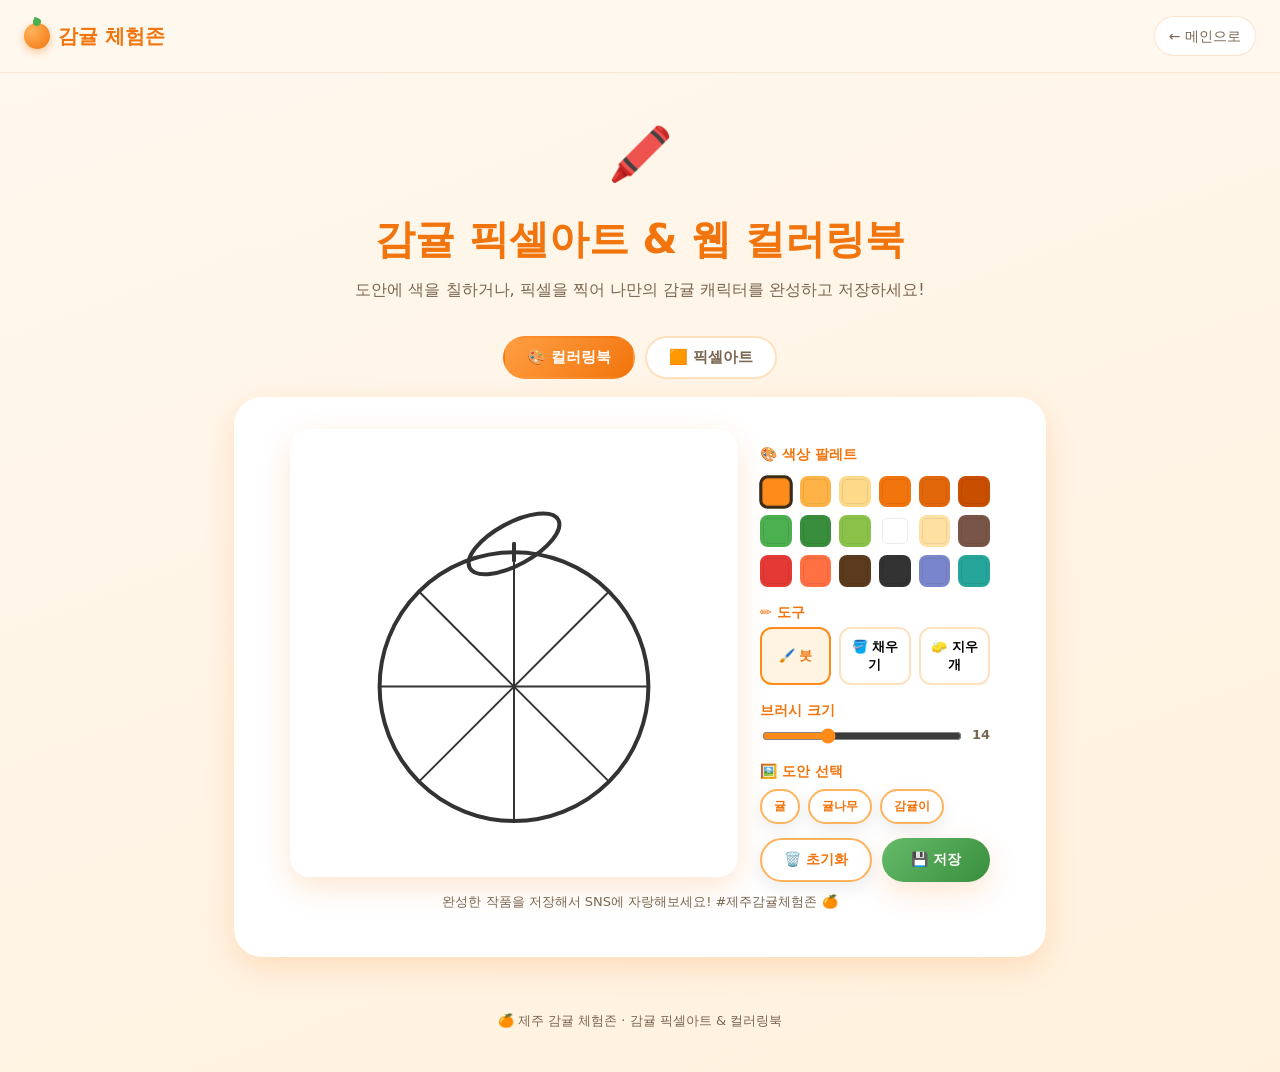
<file: pages/5-coloring.html>
<!DOCTYPE html>
<html lang="ko">
<head>
<meta charset="UTF-8" />
<meta name="viewport" content="width=device-width, initial-scale=1.0" />
<title>감귤 픽셀아트 & 웹 컬러링북 🖍️</title>
<link rel="stylesheet" href="../assets/style.css" />
<style>
  .stage { max-width: 860px; margin: 0 auto; }
  .tabs { display:flex; gap:10px; justify-content:center; margin-bottom:18px; }
  .tab { border:2px solid #ffe0bf; background:#fff; cursor:pointer; font-family:inherit; font-weight:800; font-size:15px; padding:10px 22px; border-radius:999px; color:var(--ink-soft); }
  .tab.on { background:linear-gradient(135deg,var(--tangerine),var(--orange-deep)); color:#fff; border-color:transparent; }
  .board { display:flex; gap:22px; flex-wrap:wrap; justify-content:center; align-items:flex-start; }
  .canvas-holder { background:#fff; border-radius:20px; padding:14px; box-shadow:var(--shadow); }
  canvas { display:block; border-radius:12px; cursor:crosshair; touch-action:none; background:#fff; image-rendering:pixelated; }
  .tools { width:230px; }
  .palette { display:grid; grid-template-columns:repeat(6,1fr); gap:8px; margin:10px 0; }
  .sw { aspect-ratio:1; border-radius:8px; cursor:pointer; border:3px solid transparent; box-shadow:inset 0 0 0 1px rgba(0,0,0,.08); }
  .sw.on { border-color:var(--ink); transform:scale(1.05); }
  .tool-label { font-weight:800; color:var(--orange-deep); font-size:14px; margin:14px 0 4px; }
  .mode-btns { display:flex; gap:8px; }
  .mode-btns button { flex:1; border:2px solid #ffe0bf; background:#fff; cursor:pointer; font-family:inherit; font-weight:700; font-size:13px; padding:9px; border-radius:12px; }
  .mode-btns button.on { background:#fff3e2; border-color:var(--orange); color:var(--orange-deep); }
  .sizerow { display:flex; align-items:center; gap:8px; font-size:13px; font-weight:700; color:var(--ink-soft); }
  .sizerow input{ flex:1; accent-color:var(--orange); }
  .row2 { display:flex; gap:10px; margin-top:14px; flex-wrap:wrap; }
  .row2 .btn { flex:1; padding:11px; font-size:14px; }
  .templates { display:flex; gap:8px; flex-wrap:wrap; margin-top:6px; }
  .templates button { font-size:12px; padding:7px 12px; }
  .hint { color:var(--ink-soft); font-size:13px; text-align:center; margin-top:10px; }
</style>
</head>
<body>
  <div class="topbar">
    <a class="logo" href="../index.html"><span class="dot"></span>감귤 체험존</a>
    <a class="back" href="../index.html">← 메인으로</a>
  </div>

  <header class="page-head">
    <div class="emoji">🖍️</div>
    <h1>감귤 픽셀아트 & 웹 컬러링북</h1>
    <p>도안에 색을 칠하거나, 픽셀을 찍어 나만의 감귤 캐릭터를 완성하고 저장하세요!</p>
  </header>

  <main class="wrap stage">
    <div class="tabs">
      <button class="tab on" id="tabColor" onclick="switchMode('color')">🎨 컬러링북</button>
      <button class="tab" id="tabPixel" onclick="switchMode('pixel')">🟧 픽셀아트</button>
    </div>

    <div class="card">
      <div class="board">
        <div class="canvas-holder">
          <canvas id="cv" width="420" height="420"></canvas>
        </div>

        <div class="tools">
          <div class="tool-label">🎨 색상 팔레트</div>
          <div class="palette" id="palette"></div>

          <div id="colorTools">
            <div class="tool-label">✏️ 도구</div>
            <div class="mode-btns">
              <button id="brushBtn" class="on" onclick="setTool('brush')">🖌️ 붓</button>
              <button id="fillBtn" onclick="setTool('fill')">🪣 채우기</button>
              <button id="eraseBtn" onclick="setTool('erase')">🧽 지우개</button>
            </div>
            <div class="tool-label">브러시 크기</div>
            <div class="sizerow"><input type="range" id="size" min="2" max="40" value="14"><span id="sizeVal">14</span></div>
            <div class="tool-label">🖼️ 도안 선택</div>
            <div class="templates">
              <button class="btn ghost" onclick="loadTemplate('tangerine')">귤</button>
              <button class="btn ghost" onclick="loadTemplate('tree')">귤나무</button>
              <button class="btn ghost" onclick="loadTemplate('char')">감귤이</button>
            </div>
          </div>

          <div id="pixelTools" class="hidden">
            <div class="tool-label">✏️ 도구</div>
            <div class="mode-btns">
              <button id="pxDraw" class="on" onclick="setTool('brush')">⬛ 찍기</button>
              <button id="pxErase" onclick="setTool('erase')">⬜ 지우기</button>
            </div>
            <div class="tool-label">격자 크기</div>
            <div class="sizerow"><input type="range" id="grid" min="8" max="32" value="16" step="1"><span id="gridVal">16×16</span></div>
            <p class="hint" style="margin-top:8px">칸을 클릭·드래그해서 도트를 찍어보세요!</p>
          </div>

          <div class="row2">
            <button class="btn ghost" onclick="clearCanvas()">🗑️ 초기화</button>
            <button class="btn leaf" onclick="saveCanvas()">💾 저장</button>
          </div>
        </div>
      </div>
      <p class="hint">완성한 작품을 저장해서 SNS에 자랑해보세요! #제주감귤체험존 🍊</p>
    </div>
  </main>

  <footer class="site">🍊 제주 감귤 체험존 · 감귤 픽셀아트 & 컬러링북</footer>

  <script src="../assets/common.js"></script>
  <script>
    const cv = document.getElementById('cv');
    const c = cv.getContext('2d');
    const SIZE = 420;
    let mode = 'color';       // 'color' | 'pixel'
    let tool = 'brush';       // brush | fill | erase
    let color = '#ff8c1a';
    let brush = 14;
    let grid = 16;
    let drawing = false;

    const colors = ['#ff8c1a','#ffb347','#ffd98a','#f2740c','#e2670a','#c94f00',
                    '#4caf50','#388e3c','#8bc34a','#ffffff','#ffe0a3','#795548',
                    '#e53935','#ff7043','#5c3a1e','#333333','#7986cb','#26a69a'];
    const pal = document.getElementById('palette');
    colors.forEach((col,i)=>{
      const s=document.createElement('div'); s.className='sw'+(i===0?' on':''); s.style.background=col;
      s.onclick=()=>{ color=col; if(tool==='erase') setTool('brush'); [...pal.children].forEach(x=>x.classList.remove('on')); s.classList.add('on'); };
      pal.appendChild(s);
    });

    document.getElementById('size').oninput = e=>{ brush=+e.target.value; document.getElementById('sizeVal').textContent=brush; };
    document.getElementById('grid').oninput = e=>{ grid=+e.target.value; document.getElementById('gridVal').textContent=`${grid}×${grid}`; initPixel(); };

    function setTool(t){
      tool=t;
      ['brushBtn','fillBtn','eraseBtn','pxDraw','pxErase'].forEach(id=>{ const el=document.getElementById(id); if(el) el.classList.remove('on'); });
      if(mode==='color'){
        ({brush:'brushBtn',fill:'fillBtn',erase:'eraseBtn'}[t]) && document.getElementById({brush:'brushBtn',fill:'fillBtn',erase:'eraseBtn'}[t]).classList.add('on');
      } else {
        (t==='erase'?document.getElementById('pxErase'):document.getElementById('pxDraw')).classList.add('on');
      }
    }

    function switchMode(m){
      mode=m; tool='brush';
      document.getElementById('tabColor').classList.toggle('on', m==='color');
      document.getElementById('tabPixel').classList.toggle('on', m==='pixel');
      document.getElementById('colorTools').classList.toggle('hidden', m!=='color');
      document.getElementById('pixelTools').classList.toggle('hidden', m!=='pixel');
      if(m==='color'){ cv.style.imageRendering='auto'; loadTemplate('tangerine'); setTool('brush'); }
      else { cv.style.imageRendering='pixelated'; initPixel(); setTool('brush'); }
    }

    // ===== 좌표 =====
    function pos(e){
      const r=cv.getBoundingClientRect();
      const px = (e.touches?e.touches[0].clientX:e.clientX)-r.left;
      const py = (e.touches?e.touches[0].clientY:e.clientY)-r.top;
      return { x: px*(SIZE/r.width), y: py*(SIZE/r.height) };
    }

    // ===== 컬러링 =====
    function paintAt(x,y){
      if(tool==='erase'){ c.globalCompositeOperation='source-over'; c.fillStyle='#fff'; }
      else { c.globalCompositeOperation='source-over'; c.fillStyle=color; }
      c.beginPath(); c.arc(x,y,brush/2,0,Math.PI*2); c.fill();
    }

    // 플러드필
    function floodFill(x,y){
      x=Math.floor(x); y=Math.floor(y);
      const img=c.getImageData(0,0,SIZE,SIZE); const d=img.data;
      const idx=(x,y)=>(y*SIZE+x)*4;
      const start=idx(x,y);
      const tr=d[start],tg=d[start+1],tb=d[start+2],ta=d[start+3];
      const nc=hexToRgb(color);
      // 라인(검정)엔 안 칠하도록 유사도 검사
      if(Math.abs(tr-nc.r)<8 && Math.abs(tg-nc.g)<8 && Math.abs(tb-nc.b)<8) return;
      const match=(i)=> Math.abs(d[i]-tr)<40 && Math.abs(d[i+1]-tg)<40 && Math.abs(d[i+2]-tb)<40 && Math.abs(d[i+3]-ta)<40;
      const stack=[[x,y]];
      while(stack.length){
        const [cxp,cyp]=stack.pop();
        if(cxp<0||cyp<0||cxp>=SIZE||cyp>=SIZE) continue;
        const i=idx(cxp,cyp);
        if(!match(i)) continue;
        d[i]=nc.r; d[i+1]=nc.g; d[i+2]=nc.b; d[i+3]=255;
        stack.push([cxp+1,cyp],[cxp-1,cyp],[cxp,cyp+1],[cxp,cyp-1]);
      }
      c.putImageData(img,0,0);
      redrawLines();
    }

    let currentTemplate='tangerine';
    function redrawLines(){ drawTemplateLines(currentTemplate); }

    function hexToRgb(h){ const n=parseInt(h.slice(1),16); return {r:(n>>16)&255,g:(n>>8)&255,b:n&255}; }

    // ===== 픽셀 =====
    let pxData=[];
    function initPixel(){
      pxData = Array.from({length:grid*grid}, ()=>null);
      renderPixel();
    }
    function renderPixel(){
      c.clearRect(0,0,SIZE,SIZE); c.fillStyle='#fff'; c.fillRect(0,0,SIZE,SIZE);
      const cell=SIZE/grid;
      for(let i=0;i<pxData.length;i++){
        const gx=i%grid, gy=Math.floor(i/grid);
        if(pxData[i]){ c.fillStyle=pxData[i]; c.fillRect(gx*cell,gy*cell,cell,cell); }
      }
      // 격자선
      c.strokeStyle='rgba(0,0,0,.08)'; c.lineWidth=1;
      for(let i=0;i<=grid;i++){ c.beginPath(); c.moveTo(i*cell,0); c.lineTo(i*cell,SIZE); c.stroke(); c.beginPath(); c.moveTo(0,i*cell); c.lineTo(SIZE,i*cell); c.stroke(); }
    }
    function pixelAt(x,y){
      const cell=SIZE/grid;
      const gx=Math.floor(x/cell), gy=Math.floor(y/cell);
      if(gx<0||gy<0||gx>=grid||gy>=grid) return;
      pxData[gy*grid+gx] = (tool==='erase')? null : color;
      renderPixel();
    }

    // ===== 이벤트 =====
    function down(e){ e.preventDefault(); drawing=true; act(e); }
    function move(e){ if(!drawing) return; e.preventDefault(); act(e); }
    function up(){ drawing=false; }
    function act(e){
      const {x,y}=pos(e);
      if(mode==='pixel'){ pixelAt(x,y); return; }
      if(tool==='fill'){ floodFill(x,y); drawing=false; return; }
      paintAt(x,y);
    }
    cv.addEventListener('mousedown',down); cv.addEventListener('mousemove',move);
    window.addEventListener('mouseup',up);
    cv.addEventListener('touchstart',down,{passive:false}); cv.addEventListener('touchmove',move,{passive:false});
    window.addEventListener('touchend',up);

    // ===== 도안 =====
    function loadTemplate(name){
      currentTemplate=name;
      c.globalCompositeOperation='source-over';
      c.fillStyle='#fff'; c.fillRect(0,0,SIZE,SIZE);
      drawTemplateLines(name);
    }
    function drawTemplateLines(name){
      c.save();
      c.strokeStyle='#333'; c.lineWidth=4; c.lineJoin='round'; c.lineCap='round';
      const S=SIZE;
      if(name==='tangerine'){
        c.beginPath(); c.arc(S/2,S*0.58,S*0.32,0,Math.PI*2); c.stroke();
        // 잎
        c.beginPath(); c.ellipse(S/2,S*0.24,S*0.12,S*0.05,-0.5,0,Math.PI*2); c.stroke();
        c.beginPath(); c.moveTo(S/2,S*0.24); c.lineTo(S/2,S*0.28); c.stroke();
        // 속살 안내선
        c.lineWidth=2;
        for(let i=0;i<8;i++){ const a=i/8*Math.PI*2; c.beginPath(); c.moveTo(S/2,S*0.58); c.lineTo(S/2+Math.cos(a)*S*0.32,S*0.58+Math.sin(a)*S*0.32); c.stroke(); }
      } else if(name==='tree'){
        c.beginPath(); c.moveTo(S*0.44,S*0.9); c.lineTo(S*0.44,S*0.55); c.lineTo(S*0.56,S*0.55); c.lineTo(S*0.56,S*0.9); c.stroke();
        c.beginPath(); c.arc(S*0.5,S*0.4,S*0.26,0,Math.PI*2); c.stroke();
        for(const [x,y] of [[0.42,0.35],[0.58,0.38],[0.5,0.5],[0.4,0.48],[0.6,0.5]]){ c.beginPath(); c.arc(S*x,S*y,S*0.05,0,Math.PI*2); c.stroke(); }
      } else if(name==='char'){
        // 감귤 캐릭터
        c.beginPath(); c.arc(S/2,S*0.55,S*0.3,0,Math.PI*2); c.stroke();
        c.beginPath(); c.ellipse(S*0.6,S*0.28,S*0.08,S*0.04,-0.4,0,Math.PI*2); c.stroke();
        // 눈
        c.beginPath(); c.arc(S*0.42,S*0.52,S*0.03,0,Math.PI*2); c.stroke();
        c.beginPath(); c.arc(S*0.58,S*0.52,S*0.03,0,Math.PI*2); c.stroke();
        // 볼
        c.beginPath(); c.arc(S*0.36,S*0.6,S*0.04,0,Math.PI*2); c.stroke();
        c.beginPath(); c.arc(S*0.64,S*0.6,S*0.04,0,Math.PI*2); c.stroke();
        // 입
        c.beginPath(); c.arc(S/2,S*0.6,S*0.06,0.15*Math.PI,0.85*Math.PI); c.stroke();
      }
      c.restore();
    }

    function clearCanvas(){
      if(mode==='pixel'){ initPixel(); }
      else { loadTemplate(currentTemplate); }
      toast('초기화했어요!');
    }
    function saveCanvas(){
      // 저장 시 픽셀모드 격자선 제거 버전
      if(mode==='pixel'){
        const tmp=document.createElement('canvas'); tmp.width=SIZE; tmp.height=SIZE;
        const t=tmp.getContext('2d'); t.fillStyle='#fff'; t.fillRect(0,0,SIZE,SIZE);
        const cell=SIZE/grid;
        for(let i=0;i<pxData.length;i++){ if(pxData[i]){ t.fillStyle=pxData[i]; t.fillRect((i%grid)*cell,Math.floor(i/grid)*cell,cell,cell); } }
        downloadDataURL(tmp.toDataURL('image/png'),'감귤픽셀아트_'+Date.now()+'.png');
      } else {
        downloadDataURL(cv.toDataURL('image/png'),'감귤컬러링_'+Date.now()+'.png');
      }
    }

    // 초기
    loadTemplate('tangerine');
  </script>
</body>
</html>
</file>
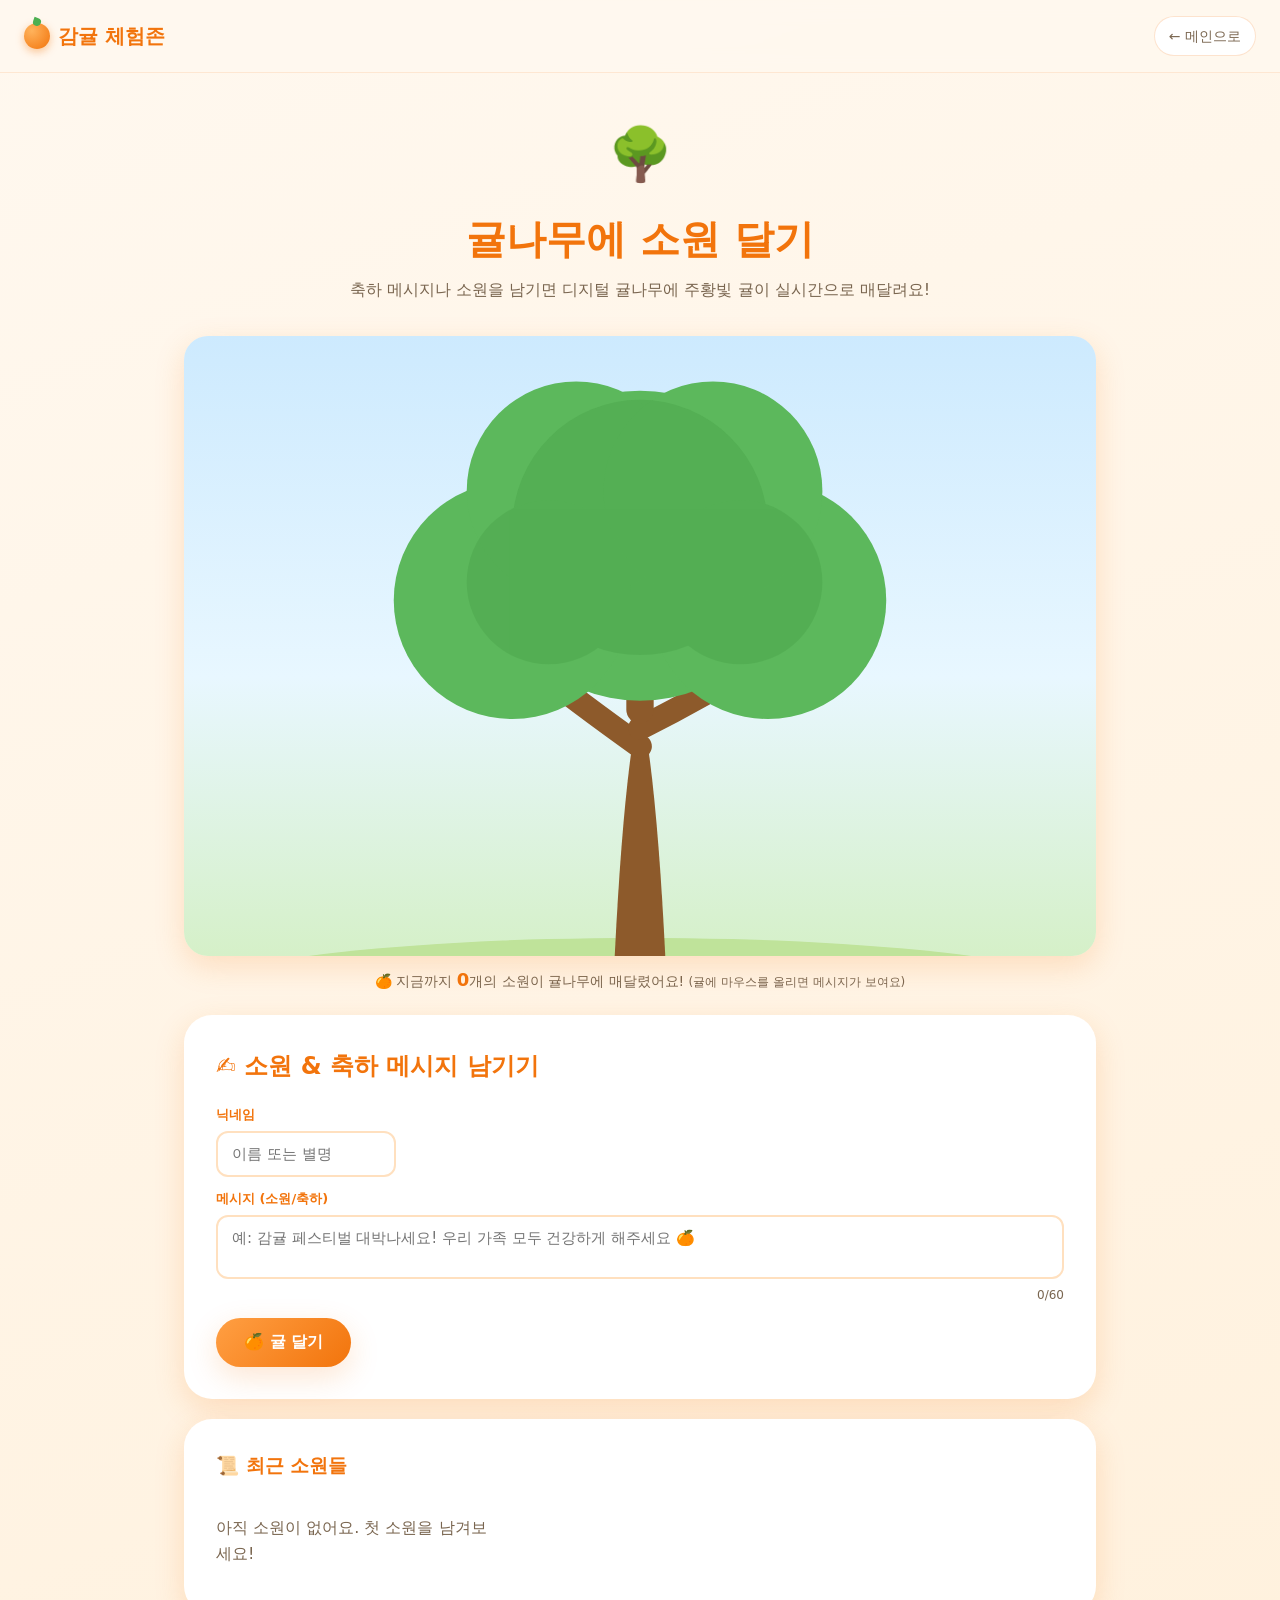
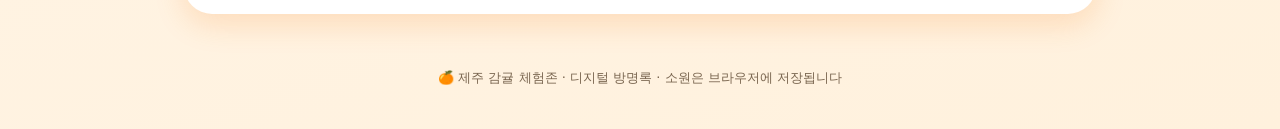
<file: pages/6-guestbook.html>
<!DOCTYPE html>
<html lang="ko">
<head>
<meta charset="UTF-8" />
<meta name="viewport" content="width=device-width, initial-scale=1.0" />
<title>귤나무에 소원 달기 🌳</title>
<link rel="stylesheet" href="../assets/style.css" />
<style>
  .stage { max-width: 960px; margin: 0 auto; }
  .tree-wrap {
    position: relative; width:100%; aspect-ratio: 1/0.82; max-height:620px;
    background: linear-gradient(180deg,#cdeafe 0%,#e8f7ff 55%,#d5f0c8 100%);
    border-radius: 24px; overflow:hidden; box-shadow: var(--shadow);
  }
  #treeSvg { position:absolute; inset:0; width:100%; height:100%; }
  .tangerine-node {
    position:absolute; transform:translate(-50%,-50%);
    width:40px; height:40px; cursor:pointer; z-index:3;
    animation: drop .6s cubic-bezier(.34,1.56,.64,1);
  }
  @keyframes drop { 0%{ transform:translate(-50%,-160%) scale(.3); opacity:0 } 100%{ transform:translate(-50%,-50%) scale(1); opacity:1 } }
  .tangerine-node .ball {
    width:100%; height:100%; border-radius:50%;
    background: radial-gradient(circle at 34% 30%, #ffd98a, #ff8c1a 65%, #e2670a);
    box-shadow: 0 3px 8px rgba(180,80,0,.4), inset -3px -4px 8px rgba(150,60,0,.4);
    position:relative; transition: transform .15s;
  }
  .tangerine-node .ball::after{ content:''; position:absolute; top:-4px; left:52%; width:8px;height:8px; background:#4caf50; border-radius:0 60% 60% 60%; transform:translateX(-50%) rotate(20deg); }
  .tangerine-node:hover .ball{ transform:scale(1.2); }
  .tangerine-node.sway { animation: sway 3s ease-in-out infinite; }
  @keyframes sway { 0%,100%{ margin-left:0 } 50%{ margin-left:4px } }

  .bubble {
    position:absolute; bottom:120%; left:50%; transform:translateX(-50%);
    background:#fff; color:var(--ink); padding:10px 14px; border-radius:14px;
    box-shadow: var(--shadow); font-size:13px; width:max-content; max-width:220px;
    opacity:0; pointer-events:none; transition:.2s; z-index:9; text-align:left;
  }
  .bubble b{ color:var(--orange-deep); display:block; margin-bottom:3px; font-size:12px;}
  .tangerine-node:hover .bubble{ opacity:1; transform:translateX(-50%) translateY(-4px); }
  .bubble::after{ content:''; position:absolute; top:100%; left:50%; transform:translateX(-50%); border:7px solid transparent; border-top-color:#fff; }

  .form-card { display:flex; gap:12px; flex-wrap:wrap; align-items:flex-end; }
  .field { flex:1; min-width:160px; }
  .field label{ display:block; font-weight:800; color:var(--orange-deep); font-size:13px; margin-bottom:5px; }
  .field input, .field textarea{ width:100%; font-family:inherit; font-size:15px; padding:12px 14px; border:2px solid #ffe0bf; border-radius:12px; outline:none; resize:none; }
  .field input:focus, .field textarea:focus{ border-color:var(--orange); }
  .counter { text-align:right; font-size:12px; color:var(--ink-soft); }
  .stat { text-align:center; color:var(--ink-soft); font-size:14px; margin-top:10px; }
  .stat b{ color:var(--orange-deep); font-size:18px; }
  .recent { margin-top:20px; }
  .recent h3{ color:var(--orange-deep); }
  .msg-list{ display:grid; grid-template-columns:repeat(auto-fill,minmax(220px,1fr)); gap:12px; }
  .msg { background:#fff; border-radius:14px; padding:14px; box-shadow:var(--shadow-soft); font-size:14px; }
  .msg .who{ font-weight:800; color:var(--orange-deep); font-size:13px; margin-bottom:4px; }
  .msg .when{ font-size:11px; color:var(--ink-soft); margin-top:8px; }
</style>
</head>
<body>
  <div class="topbar">
    <a class="logo" href="../index.html"><span class="dot"></span>감귤 체험존</a>
    <a class="back" href="../index.html">← 메인으로</a>
  </div>

  <header class="page-head">
    <div class="emoji">🌳</div>
    <h1>귤나무에 소원 달기</h1>
    <p>축하 메시지나 소원을 남기면 디지털 귤나무에 주황빛 귤이 실시간으로 매달려요!</p>
  </header>

  <main class="wrap stage">
    <div class="tree-wrap" id="treeWrap">
      <svg id="treeSvg" viewBox="0 0 1000 820" preserveAspectRatio="xMidYMid slice">
        <!-- 땅 -->
        <ellipse cx="500" cy="800" rx="520" ry="70" fill="#bfe39a"/>
        <!-- 줄기 -->
        <path d="M470 800 Q480 560 500 470 Q520 560 530 800 Z" fill="#8d5a2b"/>
        <path d="M500 520 Q430 470 380 430" stroke="#8d5a2b" stroke-width="26" fill="none" stroke-linecap="round"/>
        <path d="M500 500 Q580 460 640 420" stroke="#8d5a2b" stroke-width="26" fill="none" stroke-linecap="round"/>
        <path d="M500 480 Q500 400 500 360" stroke="#8d5a2b" stroke-width="30" fill="none" stroke-linecap="round"/>
        <!-- 잎 덩어리 -->
        <g fill="#5cb85c">
          <circle cx="500" cy="300" r="170"/>
          <circle cx="360" cy="360" r="130"/>
          <circle cx="640" cy="360" r="130"/>
          <circle cx="430" cy="240" r="120"/>
          <circle cx="580" cy="240" r="120"/>
        </g>
        <g fill="#4ca64c" opacity="0.5">
          <circle cx="500" cy="280" r="140"/>
          <circle cx="400" cy="340" r="90"/>
          <circle cx="610" cy="340" r="90"/>
        </g>
      </svg>
      <!-- 귤들이 여기에 붙음 -->
    </div>
    <p class="stat">🍊 지금까지 <b id="count">0</b>개의 소원이 귤나무에 매달렸어요! <span style="font-size:12px">(귤에 마우스를 올리면 메시지가 보여요)</span></p>

    <div class="card mt">
      <h2 style="margin-top:0;color:var(--orange-deep)">✍️ 소원 & 축하 메시지 남기기</h2>
      <div class="form-card">
        <div class="field" style="flex:0 0 180px">
          <label>닉네임</label>
          <input id="name" placeholder="이름 또는 별명" maxlength="10" />
        </div>
        <div class="field" style="flex:1 1 100%">
          <label>메시지 (소원/축하)</label>
          <textarea id="text" rows="2" placeholder="예: 감귤 페스티벌 대박나세요! 우리 가족 모두 건강하게 해주세요 🍊" maxlength="60"></textarea>
          <div class="counter"><span id="cnt">0</span>/60</div>
        </div>
        <button class="btn" style="flex:0 0 auto" onclick="hang()">🍊 귤 달기</button>
      </div>
    </div>

    <div class="recent card mt">
      <h3 style="margin-top:0">📜 최근 소원들</h3>
      <div class="msg-list" id="msgList"></div>
    </div>
  </main>

  <footer class="site">🍊 제주 감귤 체험존 · 디지털 방명록 · 소원은 브라우저에 저장됩니다</footer>

  <script src="../assets/common.js"></script>
  <script>
    const KEY='gamgyul_wishes';
    const wrap=document.getElementById('treeWrap');
    const textEl=document.getElementById('text');
    textEl.oninput=()=>document.getElementById('cnt').textContent=textEl.value.length;

    // 나뭇잎 영역 안의 귤 위치 후보 (퍼센트)
    const spots=[
      [50,32],[38,38],[62,38],[43,26],[57,26],[50,20],[33,44],[67,44],
      [46,45],[54,45],[40,52],[60,52],[50,50],[36,32],[64,32],[30,38],
      [70,38],[45,58],[55,58],[50,62],[42,34],[58,34],[35,50],[65,50],
      [48,38],[52,30],[44,50],[56,50],[38,46],[62,46]
    ];

    function load(){ try{ return JSON.parse(localStorage.getItem(KEY)||'[]'); }catch(e){ return []; } }
    function save(l){ localStorage.setItem(KEY, JSON.stringify(l)); }

    function escapeHtml(s){ return String(s).replace(/[&<>"']/g,c=>({'&':'&amp;','<':'&lt;','>':'&gt;','"':'&quot;',"'":'&#39;'}[c])); }
    function timeAgo(t){ const s=(Date.now()-t)/1000; if(s<60) return '방금 전'; if(s<3600) return Math.floor(s/60)+'분 전'; if(s<86400) return Math.floor(s/3600)+'시간 전'; return Math.floor(s/86400)+'일 전'; }

    function addNode(w, i, animate){
      const spot=spots[i%spots.length];
      // 같은 자리 겹침 방지용 소폭 랜덤
      const jx=(((w.id||0)%7)-3), jy=(((w.id||0)%5)-2);
      const node=document.createElement('div');
      node.className='tangerine-node'+(animate?'':' sway');
      node.style.left=(spot[0]+jx)+'%';
      node.style.top=(spot[1]+jy)+'%';
      if(!animate) node.style.animation='none';
      node.style.animationDelay=(Math.random()*2)+'s';
      node.innerHTML=`<div class="ball"></div>
        <div class="bubble"><b>${escapeHtml(w.name||'익명')}</b>${escapeHtml(w.text)}</div>`;
      wrap.appendChild(node);
      if(animate){ setTimeout(()=>node.classList.add('sway'), 700); }
    }

    function renderAll(){
      // 기존 노드 제거
      wrap.querySelectorAll('.tangerine-node').forEach(n=>n.remove());
      const list=load();
      list.forEach((w,i)=>addNode(w,i,false));
      document.getElementById('count').textContent=list.length;
      renderMsgs(list);
    }

    function renderMsgs(list){
      const recent=list.slice(-12).reverse();
      document.getElementById('msgList').innerHTML = recent.length? recent.map(w=>`
        <div class="msg">
          <div class="who">🍊 ${escapeHtml(w.name||'익명')}</div>
          <div>${escapeHtml(w.text)}</div>
          <div class="when">${timeAgo(w.t)}</div>
        </div>`).join('') : '<p style="color:var(--ink-soft)">아직 소원이 없어요. 첫 소원을 남겨보세요!</p>';
    }

    function hang(){
      const name=document.getElementById('name').value.trim();
      const text=textEl.value.trim();
      if(!text){ toast('메시지를 입력해주세요! 🍊'); textEl.focus(); return; }
      const list=load();
      const w={ id:Date.now(), name:name||'익명', text, t:Date.now() };
      list.push(w); save(list);
      addNode(w, list.length-1, true);
      document.getElementById('count').textContent=list.length;
      renderMsgs(list);
      textEl.value=''; document.getElementById('cnt').textContent='0';
      toast('소원이 귤나무에 매달렸어요! 🍊✨');
    }

    renderAll();
    // 실시간 동기화(다른 탭에서 소원 달면 반영)
    window.addEventListener('storage',(e)=>{ if(e.key===KEY) renderAll(); });
  </script>
</body>
</html>
</file>
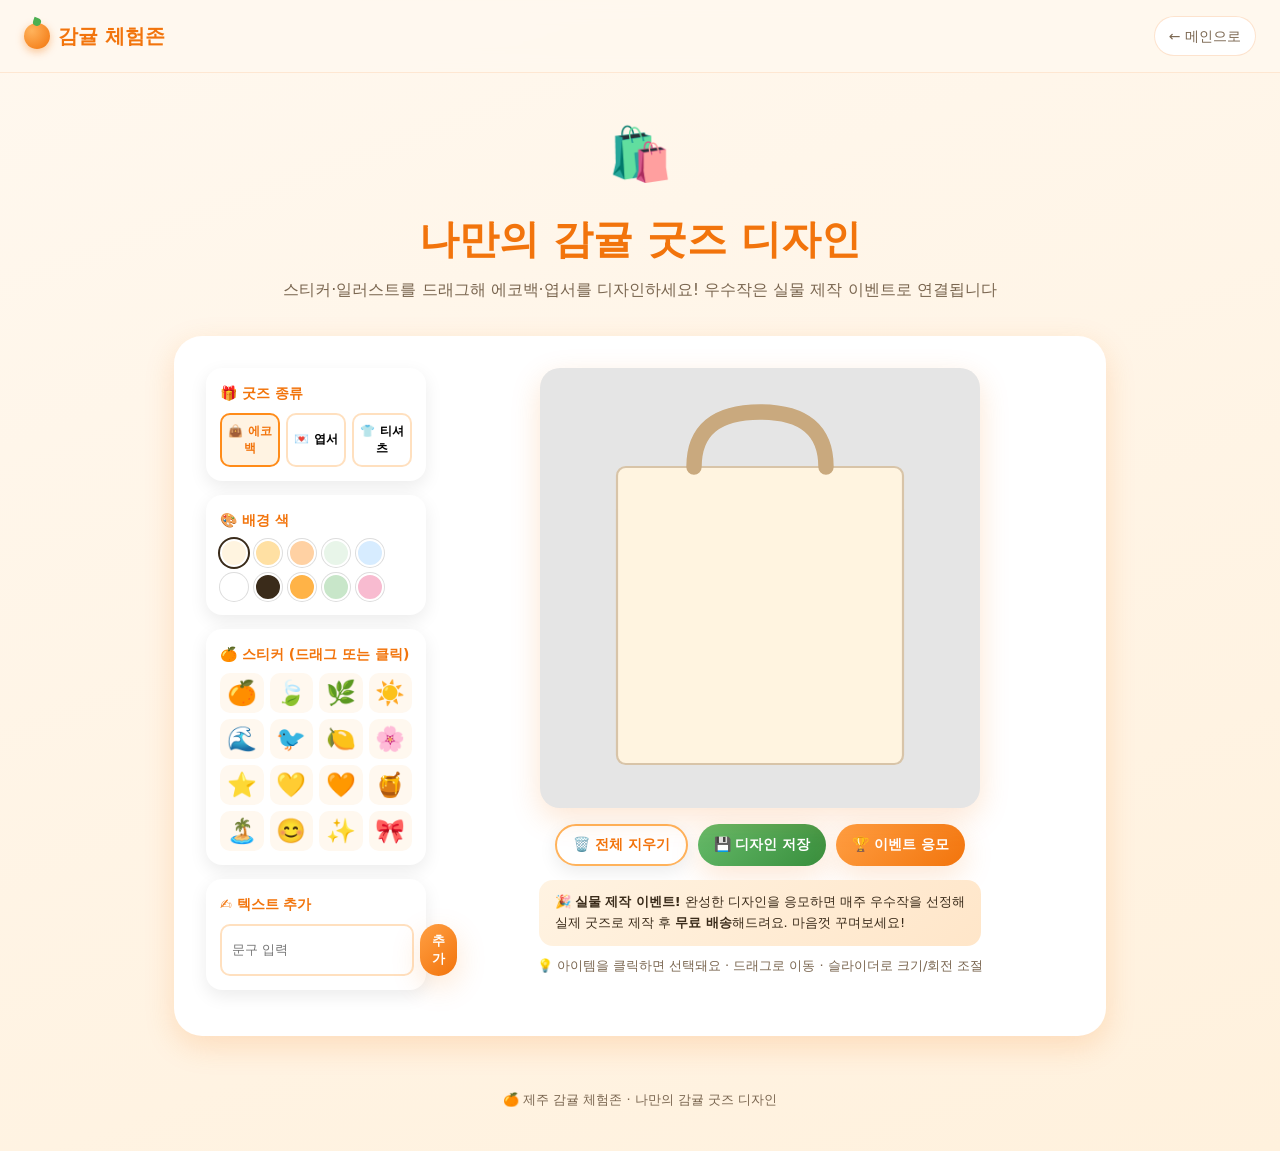
<file: pages/7-goods.html>
<!DOCTYPE html>
<html lang="ko">
<head>
<meta charset="UTF-8" />
<meta name="viewport" content="width=device-width, initial-scale=1.0" />
<title>나만의 감귤 굿즈 디자인 🛍️</title>
<link rel="stylesheet" href="../assets/style.css" />
<style>
  .stage { max-width: 980px; margin: 0 auto; }
  .layout { display:flex; gap:20px; flex-wrap:wrap; align-items:flex-start; }
  .side { width:220px; flex-shrink:0; }
  .side h3{ color:var(--orange-deep); font-size:14px; margin:0 0 8px; }
  .side-card{ background:#fff; border-radius:16px; padding:14px; box-shadow:var(--shadow-soft); margin-bottom:14px; }
  .stickers{ display:grid; grid-template-columns:repeat(4,1fr); gap:6px; }
  .stickers button{ font-size:24px; border:none; background:#fff8ef; border-radius:10px; cursor:grab; padding:6px 0; transition:.15s; }
  .stickers button:hover{ background:var(--orange-soft); transform:scale(1.1); }
  .product-tabs{ display:flex; gap:6px; flex-wrap:wrap; }
  .product-tabs button{ flex:1; border:2px solid #ffe0bf; background:#fff; cursor:pointer; font-family:inherit; font-weight:700; font-size:12px; padding:8px 4px; border-radius:10px; }
  .product-tabs button.on{ background:#fff3e2; border-color:var(--orange); color:var(--orange-deep); }
  .colors{ display:flex; gap:6px; flex-wrap:wrap; }
  .colors button{ width:28px;height:28px;border-radius:50%;border:2px solid #fff; box-shadow:0 0 0 1px #ddd; cursor:pointer; }
  .colors button.on{ box-shadow:0 0 0 2px var(--ink); }

  .stage-canvas{ flex:1; min-width:280px; display:flex; flex-direction:column; align-items:center; }
  .board {
    position:relative; width:100%; max-width:440px; aspect-ratio:1;
    border-radius:20px; box-shadow:var(--shadow); overflow:hidden;
    background:#eee; touch-action:none;
  }
  #bagShape{ position:absolute; inset:0; width:100%; height:100%; }
  .drop-item{ position:absolute; transform:translate(-50%,-50%); cursor:grab; user-select:none; z-index:2; }
  .drop-item.selected{ outline:2px dashed var(--orange-deep); outline-offset:3px; }
  .drop-item .del{ position:absolute; top:-10px; right:-10px; background:#e53935; color:#fff; border:none; border-radius:50%; width:20px;height:20px; font-size:12px; cursor:pointer; display:none; line-height:1; }
  .drop-item.selected .del{ display:block; }
  .txtitem{ font-weight:800; white-space:nowrap; }
  .toolbar{ display:flex; gap:10px; flex-wrap:wrap; justify-content:center; margin-top:16px; }
  .toolbar .btn{ font-size:14px; padding:10px 16px; }
  .sel-controls{ background:#fff; border-radius:12px; padding:10px 14px; margin-top:12px; display:none; gap:10px; align-items:center; flex-wrap:wrap; box-shadow:var(--shadow-soft); }
  .sel-controls.show{ display:flex; }
  .sel-controls label{ font-size:12px; font-weight:700; color:var(--ink-soft); display:flex; align-items:center; gap:6px; }
  .sel-controls input[type=range]{ accent-color:var(--orange); width:90px; }
  .addtext{ display:flex; gap:6px; margin-top:8px; }
  .addtext input{ flex:1; font-family:inherit; font-size:13px; padding:8px 10px; border:2px solid #ffe0bf; border-radius:10px; outline:none; }
  .hint{ color:var(--ink-soft); font-size:13px; text-align:center; margin-top:10px; }
  .event-note{ background:linear-gradient(135deg,#fff3e2,#ffe6c9); border-radius:14px; padding:12px 16px; font-size:13px; margin-top:14px; }
</style>
</head>
<body>
  <div class="topbar">
    <a class="logo" href="../index.html"><span class="dot"></span>감귤 체험존</a>
    <a class="back" href="../index.html">← 메인으로</a>
  </div>

  <header class="page-head">
    <div class="emoji">🛍️</div>
    <h1>나만의 감귤 굿즈 디자인</h1>
    <p>스티커·일러스트를 드래그해 에코백·엽서를 디자인하세요! 우수작은 실물 제작 이벤트로 연결됩니다</p>
  </header>

  <main class="wrap stage">
    <div class="card">
      <div class="layout">
        <!-- 왼쪽 도구 -->
        <div class="side">
          <div class="side-card">
            <h3>🎁 굿즈 종류</h3>
            <div class="product-tabs" id="products">
              <button class="on" data-p="bag">👜 에코백</button>
              <button data-p="card">💌 엽서</button>
              <button data-p="tee">👕 티셔츠</button>
            </div>
          </div>
          <div class="side-card">
            <h3>🎨 배경 색</h3>
            <div class="colors" id="bgColors"></div>
          </div>
          <div class="side-card">
            <h3>🍊 스티커 (드래그 또는 클릭)</h3>
            <div class="stickers" id="stickers"></div>
          </div>
          <div class="side-card">
            <h3>✍️ 텍스트 추가</h3>
            <div class="addtext">
              <input id="txtInput" placeholder="문구 입력" maxlength="18" />
              <button class="btn" style="padding:8px 12px;font-size:13px" onclick="addText()">추가</button>
            </div>
          </div>
        </div>

        <!-- 캔버스 -->
        <div class="stage-canvas">
          <div class="board" id="board">
            <svg id="bagShape" viewBox="0 0 400 400"></svg>
            <!-- drop items -->
          </div>

          <div class="sel-controls" id="selCtrl">
            <label>크기 <input type="range" id="scaleR" min="20" max="140" value="48"></label>
            <label>회전 <input type="range" id="rotR" min="-180" max="180" value="0"></label>
            <button class="btn ghost" style="padding:7px 12px;font-size:12px" onclick="bringFront()">맨 앞으로</button>
          </div>

          <div class="toolbar">
            <button class="btn ghost" onclick="clearAll()">🗑️ 전체 지우기</button>
            <button class="btn leaf" onclick="saveDesign()">💾 디자인 저장</button>
            <button class="btn" onclick="submitDesign()">🏆 이벤트 응모</button>
          </div>

          <div class="event-note">
            🎉 <b>실물 제작 이벤트!</b> 완성한 디자인을 응모하면 매주 우수작을 선정해<br/>
            실제 굿즈로 제작 후 <b>무료 배송</b>해드려요. 마음껏 꾸며보세요!
          </div>
          <p class="hint">💡 아이템을 클릭하면 선택돼요 · 드래그로 이동 · 슬라이더로 크기/회전 조절</p>
        </div>
      </div>
    </div>
  </main>

  <footer class="site">🍊 제주 감귤 체험존 · 나만의 감귤 굿즈 디자인</footer>

  <script src="../assets/common.js"></script>
  <script>
    const board=document.getElementById('board');
    const bag=document.getElementById('bagShape');
    let product='bag', bgColor='#fff4e0', selected=null, z=10;

    const stickerList=['🍊','🍃','🌿','☀️','🌊','🐦','🍋','🌸','⭐','💛','🧡','🍯','🏝️','😊','✨','🎀'];
    document.getElementById('stickers').innerHTML=stickerList.map(s=>`<button draggable="true" data-s="${s}">${s}</button>`).join('');

    const bgList=['#fff4e0','#ffe0a3','#ffd1a3','#e8f5e9','#d7ecff','#ffffff','#3a2b1a','#ffb347','#c8e6c9','#f8bbd0'];
    document.getElementById('bgColors').innerHTML=bgList.map((c,i)=>`<button data-c="${c}" class="${i===0?'on':''}" style="background:${c}"></button>`).join('');

    // 제품 모양 그리기
    function drawProduct(){
      board.style.background = product==='card' ? bgColor : '#e5e5e5';
      let svg='';
      if(product==='bag'){
        svg=`<rect x="70" y="90" width="260" height="270" rx="8" fill="${bgColor}" stroke="#d8c4a8" stroke-width="2"/>
             <path d="M140 90 Q140 40 200 40 Q260 40 260 90" fill="none" stroke="#c9a97e" stroke-width="14" stroke-linecap="round"/>`;
      } else if(product==='card'){
        svg=`<rect x="40" y="70" width="320" height="260" rx="10" fill="${bgColor}" stroke="#e0d5c0" stroke-width="2"/>
             <rect x="40" y="70" width="320" height="260" rx="10" fill="none" stroke="#00000010" stroke-width="1" stroke-dasharray="6 6"/>`;
      } else {
        svg=`<path d="M120 70 L90 110 L120 140 L120 340 L280 340 L280 140 L310 110 L280 70 L240 70 Q200 105 160 70 Z" fill="${bgColor}" stroke="#d8c4a8" stroke-width="2"/>`;
      }
      bag.innerHTML=svg;
    }

    // 배경색
    document.getElementById('bgColors').onclick=(e)=>{
      const b=e.target.closest('button'); if(!b) return;
      bgColor=b.dataset.c;
      [...e.currentTarget.children].forEach(x=>x.classList.remove('on')); b.classList.add('on');
      drawProduct();
    };
    // 제품 전환
    document.getElementById('products').onclick=(e)=>{
      const b=e.target.closest('button'); if(!b) return;
      product=b.dataset.p;
      [...e.currentTarget.children].forEach(x=>x.classList.remove('on')); b.classList.add('on');
      drawProduct();
    };

    // ===== 아이템 추가 =====
    function makeItem(content, isText){
      const el=document.createElement('div');
      el.className='drop-item'+(isText?' txtitem':'');
      el.dataset.scale='48'; el.dataset.rot='0';
      el.dataset.text=isText?'1':'0';
      el.dataset.label=content;
      el.style.left='50%'; el.style.top='50%'; el.style.zIndex=++z;
      el.style.fontSize=(isText?26:48)+'px';
      const span=document.createElement('span'); span.textContent=content;
      if(isText){ el.style.color='#f2740c'; }
      el.appendChild(span);
      const del=document.createElement('button'); del.className='del'; del.textContent='×';
      del.onclick=(ev)=>{ ev.stopPropagation(); el.remove(); if(selected===el){ selected=null; hideCtrl(); } };
      el.appendChild(del);
      board.appendChild(el);
      enableDrag(el);
      select(el);
      applyTransform(el);
      return el;
    }

    // 스티커 클릭 추가
    document.getElementById('stickers').onclick=(e)=>{
      const b=e.target.closest('button'); if(!b) return;
      makeItem(b.dataset.s,false);
    };
    // 스티커 드래그 → 드롭
    let dragSticker=null;
    document.getElementById('stickers').addEventListener('dragstart',(e)=>{ const b=e.target.closest('button'); if(b) dragSticker=b.dataset.s; });
    board.addEventListener('dragover',(e)=>e.preventDefault());
    board.addEventListener('drop',(e)=>{
      e.preventDefault(); if(!dragSticker) return;
      const r=board.getBoundingClientRect();
      const it=makeItem(dragSticker,false);
      it.style.left=((e.clientX-r.left)/r.width*100)+'%';
      it.style.top=((e.clientY-r.top)/r.height*100)+'%';
      dragSticker=null;
    });

    function addText(){
      const t=document.getElementById('txtInput').value.trim();
      if(!t){ toast('문구를 입력해주세요!'); return; }
      makeItem(t,true);
      document.getElementById('txtInput').value='';
    }

    // ===== 선택/변형 =====
    function select(el){
      if(selected) selected.classList.remove('selected');
      selected=el; el.classList.add('selected');
      document.getElementById('scaleR').value=el.dataset.scale;
      document.getElementById('rotR').value=el.dataset.rot;
      document.getElementById('selCtrl').classList.add('show');
    }
    function hideCtrl(){ document.getElementById('selCtrl').classList.remove('show'); }
    board.addEventListener('mousedown',(e)=>{ if(e.target===board||e.target===bag||e.target.closest('#bagShape')){ if(selected){selected.classList.remove('selected'); selected=null; hideCtrl();} } });

    document.getElementById('scaleR').oninput=(e)=>{ if(!selected) return; selected.dataset.scale=e.target.value; applyTransform(selected); };
    document.getElementById('rotR').oninput=(e)=>{ if(!selected) return; selected.dataset.rot=e.target.value; applyTransform(selected); };
    function applyTransform(el){
      const s=+el.dataset.scale, r=+el.dataset.rot;
      el.style.fontSize=s+'px';
      el.style.transform=`translate(-50%,-50%) rotate(${r}deg)`;
    }
    function bringFront(){ if(selected) selected.style.zIndex=++z; }

    // ===== 드래그 이동 =====
    function enableDrag(el){
      let sx,sy,ox,oy,dragging=false;
      const start=(e)=>{
        if(e.target.classList.contains('del')) return;
        e.preventDefault(); select(el); dragging=true;
        const p=point(e); sx=p.x; sy=p.y;
        const r=board.getBoundingClientRect();
        ox=parseFloat(el.style.left)/100*r.width; oy=parseFloat(el.style.top)/100*r.height;
      };
      const move=(e)=>{
        if(!dragging) return; e.preventDefault();
        const p=point(e); const r=board.getBoundingClientRect();
        let nx=ox+(p.x-sx), ny=oy+(p.y-sy);
        nx=Math.max(0,Math.min(r.width,nx)); ny=Math.max(0,Math.min(r.height,ny));
        el.style.left=(nx/r.width*100)+'%'; el.style.top=(ny/r.height*100)+'%';
      };
      const end=()=>dragging=false;
      el.addEventListener('mousedown',start); window.addEventListener('mousemove',move); window.addEventListener('mouseup',end);
      el.addEventListener('touchstart',start,{passive:false}); window.addEventListener('touchmove',move,{passive:false}); window.addEventListener('touchend',end);
    }
    function point(e){ return e.touches? {x:e.touches[0].clientX,y:e.touches[0].clientY} : {x:e.clientX,y:e.clientY}; }

    function clearAll(){ board.querySelectorAll('.drop-item').forEach(n=>n.remove()); selected=null; hideCtrl(); toast('전체 지웠어요!'); }

    // ===== 저장 (SVG→Canvas 렌더링) =====
    function renderToCanvas(cb){
      const size=440;
      const cvs=document.createElement('canvas'); cvs.width=size; cvs.height=size;
      const ctx=cvs.getContext('2d');
      // 배경
      ctx.fillStyle = product==='card'? bgColor : '#e5e5e5';
      ctx.fillRect(0,0,size,size);
      // 제품 SVG를 이미지로
      const svgData='<svg xmlns="http://www.w3.org/2000/svg" viewBox="0 0 400 400" width="'+size+'" height="'+size+'">'+bag.innerHTML+'</svg>';
      const img=new Image();
      img.onload=()=>{
        ctx.drawImage(img,0,0,size,size);
        // 아이템들
        const r=board.getBoundingClientRect();
        board.querySelectorAll('.drop-item').forEach(el=>{
          const x=parseFloat(el.style.left)/100*size;
          const y=parseFloat(el.style.top)/100*size;
          const scale=+el.dataset.scale, rot=+el.dataset.rot*Math.PI/180;
          ctx.save(); ctx.translate(x,y); ctx.rotate(rot);
          ctx.textAlign='center'; ctx.textBaseline='middle';
          if(el.dataset.text==='1'){ ctx.font=`800 ${scale}px sans-serif`; ctx.fillStyle=el.style.color||'#f2740c'; }
          else { ctx.font=`${scale}px serif`; ctx.fillStyle='#000'; }
          ctx.fillText(el.dataset.label, 0, 0);
          ctx.restore();
        });
        // 워터마크
        ctx.fillStyle='rgba(242,116,12,.85)'; ctx.font='bold 15px sans-serif'; ctx.textAlign='right';
        ctx.fillText('🍊 제주 감귤 굿즈', size-12, size-12);
        cb(cvs.toDataURL('image/png'));
      };
      // 아이템의 firstChild가 텍스트노드가 아니라 텍스트 컨텐츠 처리 보정
      img.src='data:image/svg+xml;charset=utf-8,'+encodeURIComponent(svgData);
    }

    function saveDesign(){
      renderToCanvas(url=>downloadDataURL(url,'감귤굿즈_'+product+'_'+Date.now()+'.png'));
    }
    function submitDesign(){
      const items=board.querySelectorAll('.drop-item').length;
      if(items===0){ toast('아이템을 하나 이상 추가해주세요! 🍊'); return; }
      renderToCanvas(url=>{
        // 응모작 저장
        try{
          const list=JSON.parse(localStorage.getItem('gamgyul_goods_entries')||'[]');
          list.push({ product, img:url, t:Date.now() });
          localStorage.setItem('gamgyul_goods_entries', JSON.stringify(list.slice(-30)));
        }catch(e){}
        toast('🎉 이벤트에 응모 완료! 우수작으로 선정되면 실물로 제작해드려요');
      });
    }

    // 텍스트 아이템은 firstChild가 텍스트라 위 로직 보정: 저장 시 텍스트 노드 기준
    // (스티커는 텍스트노드가 이모지, del버튼은 이후) — 안전하게 재정의
    drawProduct();
  </script>
</body>
</html>
</file>
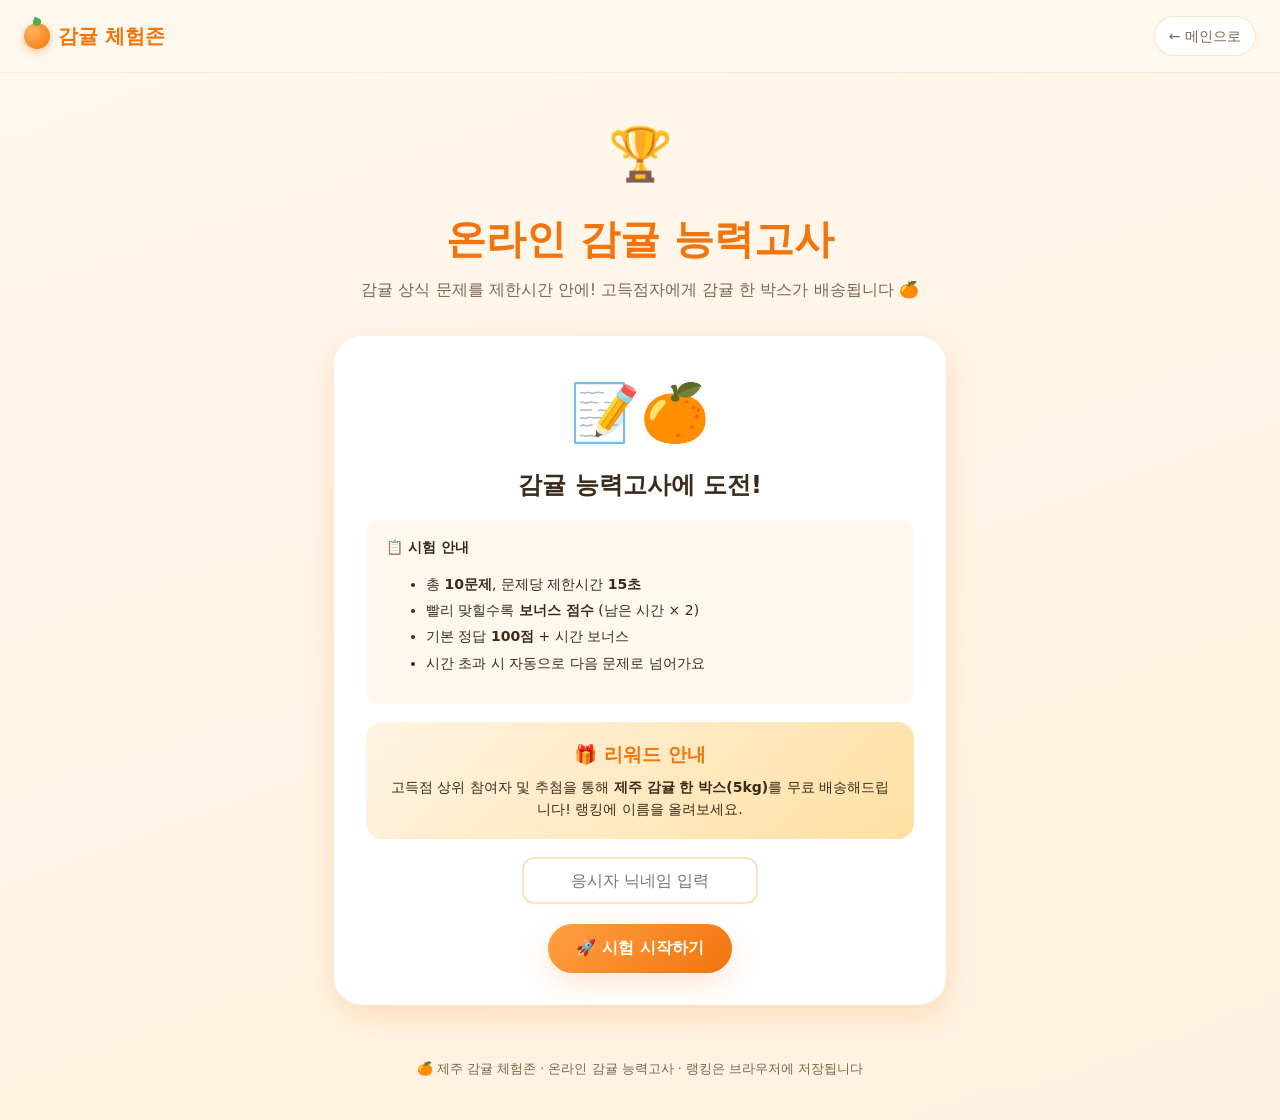
<file: pages/8-quiz.html>
<!DOCTYPE html>
<html lang="ko">
<head>
<meta charset="UTF-8" />
<meta name="viewport" content="width=device-width, initial-scale=1.0" />
<title>온라인 감귤 능력고사 🏆</title>
<link rel="stylesheet" href="../assets/style.css" />
<style>
  .stage { max-width: 660px; margin: 0 auto; }
  .quiz-top { display:flex; justify-content:space-between; align-items:center; margin-bottom:6px; }
  .badge { font-weight:800; font-size:13px; color:var(--orange-deep); background:#fff3e2; padding:6px 14px; border-radius:999px; }
  .timer { font-weight:900; font-size:22px; color:var(--orange-deep); }
  .timer.warn{ color:#e53935; animation:pulse .5s infinite; }
  @keyframes pulse{50%{opacity:.4}}
  .timer-bar{ height:8px; background:#ffe6c9; border-radius:999px; overflow:hidden; margin:8px 0 20px; }
  .timer-bar > i{ display:block; height:100%; background:linear-gradient(90deg,#ffb347,#e53935); width:100%; transition:width 1s linear; }
  .q-text{ font-size:20px; font-weight:800; margin:6px 0 20px; line-height:1.45; }
  .opts{ display:flex; flex-direction:column; gap:12px; }
  .opt{ text-align:left; padding:16px 18px; border-radius:14px; border:2px solid #ffe0bf; background:#fffdfa; cursor:pointer; font-family:inherit; font-size:16px; font-weight:600; color:var(--ink); transition:.15s; }
  .opt:hover:not(:disabled){ border-color:var(--orange); background:#fff6ec; }
  .opt.correct{ background:#e8f5e9; border-color:var(--leaf); color:var(--leaf-deep); }
  .opt.wrong{ background:#ffebee; border-color:#e53935; color:#c62828; }
  .opt:disabled{ cursor:default; }
  .feedback{ text-align:center; font-weight:800; margin-top:16px; min-height:24px; }
  .score-badge{ position:absolute; }
  .result-emoji{ font-size:72px; }
  .big-score{ font-size:52px; font-weight:900; color:var(--orange-deep); }
  .grade{ display:inline-block; background:var(--cream-2); color:var(--orange-deep); font-weight:800; padding:8px 20px; border-radius:999px; font-size:18px; margin:8px 0; }
  .reward{ background:linear-gradient(135deg,#fff3e2,#ffe0a3); border-radius:16px; padding:18px; margin:18px 0; }
  .reward h3{ margin:0 0 6px; color:var(--orange-deep); }
  .board-list{ text-align:left; margin-top:10px; }
  .board-row{ display:flex; justify-content:space-between; padding:8px 12px; border-radius:10px; font-size:14px; }
  .board-row:nth-child(odd){ background:#fff8ef; }
  .board-row.me{ background:#fff3e2; font-weight:800; }
  .name-input{ font-family:inherit; font-size:16px; padding:12px 16px; border:2px solid #ffe0bf; border-radius:12px; outline:none; text-align:center; }
  .rules{ text-align:left; background:#fff8ef; border-radius:14px; padding:16px 20px; font-size:14px; margin:16px 0; }
  .rules li{ margin:4px 0; }
</style>
</head>
<body>
  <div class="topbar">
    <a class="logo" href="../index.html"><span class="dot"></span>감귤 체험존</a>
    <a class="back" href="../index.html">← 메인으로</a>
  </div>

  <header class="page-head">
    <div class="emoji">🏆</div>
    <h1>온라인 감귤 능력고사</h1>
    <p>감귤 상식 문제를 제한시간 안에! 고득점자에게 감귤 한 박스가 배송됩니다 🍊</p>
  </header>

  <main class="wrap stage">
    <!-- 시작 -->
    <section id="intro" class="card center">
      <div style="font-size:56px">📝🍊</div>
      <h2 style="margin:8px 0 4px">감귤 능력고사에 도전!</h2>
      <div class="rules">
        <b>📋 시험 안내</b>
        <ul>
          <li>총 <b>10문제</b>, 문제당 제한시간 <b>15초</b></li>
          <li>빨리 맞힐수록 <b>보너스 점수</b> (남은 시간 × 2)</li>
          <li>기본 정답 <b>100점</b> + 시간 보너스</li>
          <li>시간 초과 시 자동으로 다음 문제로 넘어가요</li>
        </ul>
      </div>
      <div class="reward">
        <h3>🎁 리워드 안내</h3>
        <p style="margin:0;font-size:14px">고득점 상위 참여자 및 추첨을 통해 <b>제주 감귤 한 박스(5kg)</b>를 무료 배송해드립니다! 랭킹에 이름을 올려보세요.</p>
      </div>
      <input class="name-input" id="playerName" placeholder="응시자 닉네임 입력" maxlength="10" />
      <br/>
      <button class="btn mt" onclick="startQuiz()">🚀 시험 시작하기</button>
    </section>

    <!-- 문제 -->
    <section id="quiz" class="card hidden">
      <div class="quiz-top">
        <span class="badge" id="qBadge">1 / 10</span>
        <span class="badge" id="scoreBadge">⭐ 0점</span>
        <span class="timer" id="timer">15</span>
      </div>
      <div class="timer-bar"><i id="timerFill"></i></div>
      <div class="q-text" id="qText"></div>
      <div class="opts" id="opts"></div>
      <div class="feedback" id="feedback"></div>
    </section>

    <!-- 결과 -->
    <section id="result" class="card center hidden">
      <div class="result-emoji" id="rEmoji">🍊</div>
      <div class="big-score"><span id="finalScore">0</span>점</div>
      <div class="grade" id="grade"></div>
      <p id="rMsg" style="color:var(--ink-soft)"></p>
      <div class="reward" id="rewardBox"></div>

      <h3 style="color:var(--orange-deep);margin-bottom:6px">🏅 명예의 전당 (TOP 10)</h3>
      <div class="board-list" id="board"></div>

      <div id="shareArea" class="mt"></div>
      <button class="btn ghost mt" onclick="location.reload()">🔄 다시 도전하기</button>
    </section>
  </main>

  <footer class="site">🍊 제주 감귤 체험존 · 온라인 감귤 능력고사 · 랭킹은 브라우저에 저장됩니다</footer>

  <script src="../assets/common.js"></script>
  <script>
    const QUESTIONS = [
      { q:"제주 감귤 중 머리 부분이 볼록 튀어나온 '꼭지'가 특징인 품종은?", o:["한라봉","청귤","하우스밀감","금귤"], a:0 },
      { q:"'하늘이 내린 향'이라는 뜻을 가진 감귤 품종은?", o:["레드향","천혜향","황금향","진지향"], a:1 },
      { q:"감귤에 특히 풍부해서 감기 예방에 좋다고 알려진 영양소는?", o:["비타민 A","철분","비타민 C","칼슘"], a:2 },
      { q:"감귤의 주요 산지로 유명한 우리나라 지역은?", o:["강원도","제주도","경기도","충청도"], a:1 },
      { q:"덜 익어 껍질이 초록색이며 새콤한 맛이 강한 감귤은?", o:["청귤","한라봉","레드향","황금향"], a:0 },
      { q:"감귤 껍질을 말려서 한약재로 쓸 때 부르는 이름은?", o:["귤홍","진피","감초","계피"], a:1 },
      { q:"다음 중 감귤류(citrus)에 속하지 않는 것은?", o:["레몬","자몽","라임","사과"], a:3 },
      { q:"감귤이 가장 맛있게 익어 제철을 맞는 계절은?", o:["봄","여름","가을~겨울","장마철"], a:2 },
      { q:"감귤 껍질의 하얀 부분에 많은, 혈관 건강에 좋은 성분은?", o:["헤스페리딘","카페인","글루텐","니코틴"], a:0 },
      { q:"두 품종을 교배해 만든, 크고 달며 껍질이 잘 벗겨지는 만감류가 아닌 것은?", o:["레드향","천혜향","한라봉","온주밀감"], a:3 },
    ];
    const TIME=15;
    let idx=0, score=0, timer=null, timeLeft=TIME, locked=false, playerName='';

    function startQuiz(){
      playerName=(document.getElementById('playerName').value.trim())||'익명';
      document.getElementById('intro').classList.add('hidden');
      document.getElementById('quiz').classList.remove('hidden');
      idx=0; score=0; render();
    }

    function render(){
      locked=false;
      const q=QUESTIONS[idx];
      document.getElementById('qBadge').textContent=`${idx+1} / ${QUESTIONS.length}`;
      document.getElementById('scoreBadge').textContent=`⭐ ${score}점`;
      document.getElementById('qText').textContent=q.q;
      document.getElementById('feedback').textContent='';
      const wrap=document.getElementById('opts'); wrap.innerHTML='';
      q.o.forEach((opt,i)=>{
        const b=document.createElement('button');
        b.className='opt'; b.textContent=opt;
        b.onclick=()=>answer(i,b);
        wrap.appendChild(b);
      });
      startTimer();
    }

    function startTimer(){
      timeLeft=TIME;
      const t=document.getElementById('timer'); const fill=document.getElementById('timerFill');
      t.textContent=timeLeft; t.classList.remove('warn'); fill.style.width='100%';
      clearInterval(timer);
      timer=setInterval(()=>{
        timeLeft--;
        t.textContent=timeLeft;
        fill.style.width=(timeLeft/TIME*100)+'%';
        if(timeLeft<=5) t.classList.add('warn');
        if(timeLeft<=0){ clearInterval(timer); timeUp(); }
      },1000);
    }

    function answer(i,btn){
      if(locked) return; locked=true; clearInterval(timer);
      const q=QUESTIONS[idx];
      const opts=[...document.getElementById('opts').children];
      opts.forEach((b,j)=>{ b.disabled=true; if(j===q.a) b.classList.add('correct'); });
      const fb=document.getElementById('feedback');
      if(i===q.a){
        const bonus=timeLeft*2;
        const gained=100+bonus;
        score+=gained;
        fb.style.color='var(--leaf-deep)';
        fb.textContent=`정답! 🎉 +${gained}점 (시간보너스 +${bonus})`;
      } else {
        btn.classList.add('wrong');
        fb.style.color='#c62828';
        fb.textContent='아쉬워요! 😢 정답은 초록색 보기예요';
      }
      document.getElementById('scoreBadge').textContent=`⭐ ${score}점`;
      setTimeout(next,1400);
    }

    function timeUp(){
      if(locked) return; locked=true;
      const q=QUESTIONS[idx];
      const opts=[...document.getElementById('opts').children];
      opts.forEach((b,j)=>{ b.disabled=true; if(j===q.a) b.classList.add('correct'); });
      const fb=document.getElementById('feedback');
      fb.style.color='#c62828'; fb.textContent='⏰ 시간 초과! 다음 문제로 넘어갑니다';
      setTimeout(next,1400);
    }

    function next(){
      idx++;
      if(idx<QUESTIONS.length) render();
      else finish();
    }

    function finish(){
      document.getElementById('quiz').classList.add('hidden');
      document.getElementById('result').classList.remove('hidden');
      document.getElementById('finalScore').textContent=score;
      const max=QUESTIONS.length*(100+TIME*2); // 이론상 만점
      const ratio=score/ (QUESTIONS.length*100);
      let grade, emoji, msg;
      if(score>=QUESTIONS.length*100*0.9){ grade='🏆 감귤 박사'; emoji='👑'; msg='완벽에 가까워요! 당신은 진정한 감귤 마스터!'; }
      else if(score>=QUESTIONS.length*100*0.7){ grade='🥇 감귤 전문가'; emoji='🌟'; msg='훌륭해요! 감귤 상식이 아주 뛰어나네요.'; }
      else if(score>=QUESTIONS.length*100*0.5){ grade='🥈 감귤 애호가'; emoji='😊'; msg='좋아요! 조금만 더 하면 전문가!'; }
      else if(score>=QUESTIONS.length*100*0.3){ grade='🥉 감귤 입문자'; emoji='🍊'; msg='감귤과 친해지는 중! 다시 도전해봐요.'; }
      else { grade='🌱 감귤 새싹'; emoji='🌱'; msg='괜찮아요! 감귤 공부는 지금부터 시작!'; }
      document.getElementById('rEmoji').textContent=emoji;
      document.getElementById('grade').textContent=grade;
      document.getElementById('rMsg').textContent=msg;

      // 리워드
      const rank=saveScore();
      const rb=document.getElementById('rewardBox');
      if(rank<=3){
        rb.innerHTML=`<h3>🎁 축하합니다!</h3><p style="margin:0;font-size:14px">현재 랭킹 <b>${rank}위</b>! 상위권 유지 시 <b>제주 감귤 한 박스(5kg)</b> 배송 대상이에요. 이벤트 종료까지 순위를 지켜보세요!</p>`;
      } else {
        rb.innerHTML=`<h3>🎫 추첨 응모 완료</h3><p style="margin:0;font-size:14px">현재 랭킹 <b>${rank}위</b>! 참여자 추첨을 통해 감귤 박스를 드려요. 재도전으로 점수를 올려보세요!</p>`;
      }

      renderBoard();
      document.getElementById('shareArea').innerHTML =
        "<p style='font-weight:800;color:var(--orange-deep);margin-bottom:4px'>내 점수 자랑하기!</p>" +
        shareButtons("감귤 능력고사", `감귤 능력고사 ${score}점, '${grade}' 등급 획득! 🍊 당신의 감귤 지식은?`);
    }

    // ===== 랭킹 =====
    const BKEY='gamgyul_quiz_board';
    function loadBoard(){ try{ return JSON.parse(localStorage.getItem(BKEY)||'[]'); }catch(e){ return []; } }
    let myEntry=null;
    function saveScore(){
      const list=loadBoard();
      myEntry={ name:playerName, score, t:Date.now() };
      list.push(myEntry);
      list.sort((a,b)=> b.score-a.score || a.t-b.t);
      localStorage.setItem(BKEY, JSON.stringify(list.slice(0,50)));
      return list.findIndex(x=>x===myEntry)+1;
    }
    function renderBoard(){
      const list=loadBoard().slice(0,10);
      const medals=['🥇','🥈','🥉'];
      document.getElementById('board').innerHTML=list.map((x,i)=>{
        const isMe = myEntry && x.name===myEntry.name && x.score===myEntry.score && x.t===myEntry.t;
        return `<div class="board-row ${isMe?'me':''}">
          <span>${medals[i]||(i+1)+'위'} ${escapeHtml(x.name)}</span>
          <span>${x.score}점</span>
        </div>`;
      }).join('');
    }
    function escapeHtml(s){ return String(s).replace(/[&<>"']/g,c=>({'&':'&amp;','<':'&lt;','>':'&gt;','"':'&quot;',"'":'&#39;'}[c])); }
  </script>
</body>
</html>
</file>
<file: style.css>
:root {
  --orange: #f5820a;
  --orange-deep: #e5720a;
  --orange-soft: #ff9d2e;
  --green: #2f9150;
  --green-deep: #257a42;
  --cream: #fff6ee;
  --peach: #fdece0;
  --ink: #4a3524;
  --muted: #9b8065;
  --line: #f0ddca;
  --shadow: rgba(224, 130, 30, 0.20);
  --font: "Poppins", "Noto Sans KR", "Apple SD Gothic Neo", "Malgun Gothic", sans-serif;
}

* { box-sizing: border-box; margin: 0; padding: 0; }

body {
  font-family: var(--font);
  color: var(--ink);
  background:
    radial-gradient(circle at 12% 8%, #eaf6ec 0%, transparent 42%),
    radial-gradient(circle at 92% 12%, #fde8d6 0%, transparent 46%),
    linear-gradient(180deg, #fff9f4 0%, #fdeee2 100%);
  min-height: 100vh;
  -webkit-font-smoothing: antialiased;
}

/* ================= Top bar ================= */
.topbar {
  display: flex;
  align-items: center;
  gap: 28px;
  padding: 18px clamp(20px, 5vw, 64px);
  background: rgba(255, 249, 244, 0.85);
  backdrop-filter: blur(10px);
  border-bottom: 1px solid var(--line);
  position: sticky;
  top: 0;
  z-index: 20;
}
.brand { display: flex; align-items: center; gap: 10px; text-decoration: none; }
.brand-dots {
  width: 22px; height: 22px;
  background:
    radial-gradient(circle, var(--orange) 40%, transparent 42%) 0 0 / 5px 5px repeat;
  border-radius: 5px;
  opacity: 0.9;
}
.brand-name {
  font-weight: 700;
  font-size: 21px;
  color: var(--orange-deep);
  letter-spacing: -0.2px;
}
.nav { display: flex; gap: 26px; margin-left: 8px; }
.nav a {
  text-decoration: none;
  color: #6b5540;
  font-weight: 500;
  font-size: 16px;
  transition: color 0.15s;
}
.nav a:hover { color: var(--orange); }
.top-actions { margin-left: auto; display: flex; align-items: center; gap: 14px; }
.avatar {
  font-size: 28px;
  animation: bob 3s ease-in-out infinite;
}

@keyframes bob {
  0%, 100% { transform: translateY(0); }
  50% { transform: translateY(-8px); }
}

/* ================= Layout ================= */
.app { max-width: 1080px; margin: 0 auto; padding: clamp(24px, 5vw, 56px) clamp(20px, 5vw, 48px) 64px; }
.hidden { display: none !important; }

/* ================= Hero ================= */
.hero {
  display: grid;
  grid-template-columns: 1fr 1fr;
  gap: clamp(24px, 5vw, 60px);
  align-items: center;
  min-height: 64vh;
}
.eyebrow {
  color: var(--green);
  font-weight: 700;
  font-size: 14px;
  letter-spacing: 2.5px;
  text-transform: uppercase;
  margin-bottom: 18px;
}
.hero-copy h1 {
  font-family: "Noto Sans KR", var(--font);
  font-weight: 900;
  font-size: clamp(38px, 6vw, 62px);
  line-height: 1.12;
  color: #b5651d;
  letter-spacing: -1px;
}
.hero-copy h1 .highlight {
  display: inline-block;
  font-size: 1.2em;
  animation: spin 3s linear infinite;
}

@keyframes spin {
  0% { transform: rotate(0deg) scale(1); }
  50% { transform: rotate(12deg) scale(1.1); }
  100% { transform: rotate(0deg) scale(1); }
}

.hero-sub {
  margin-top: 22px;
  color: #7a6349;
  font-size: 17px;
  line-height: 1.7;
  max-width: 440px;
}
.btn-cta {
  margin-top: 34px;
  font-size: 17px;
  padding: 16px 34px;
}

/* Hero visual - Photo Frame */
.hero-visual {
  position: relative;
  display: grid;
  place-items: center;
  min-height: 480px;
}

.preview-frame {
  position: relative;
  width: 100%;
  max-width: 340px;
  aspect-ratio: 4 / 5;
  background: linear-gradient(135deg, #fff9f4, #ffe8d6);
  border-radius: 24px;
  overflow: hidden;
  box-shadow: 0 40px 80px -30px var(--shadow);
  transform: perspective(1000px) rotateY(-5deg) rotateX(2deg);
}

.frame-decoration {
  position: absolute;
  background: radial-gradient(circle, var(--orange) 40%, transparent 42%) 0 0 / 6px 6px repeat;
  z-index: 2;
}

.frame-top {
  top: 0;
  left: 0;
  right: 0;
  height: 28px;
  border-bottom: 3px solid var(--orange-deep);
}

.frame-bottom {
  bottom: 0;
  left: 0;
  right: 0;
  height: 28px;
  border-top: 3px solid var(--orange-deep);
}

.frame-content {
  position: relative;
  width: 100%;
  height: 100%;
  display: flex;
  align-items: center;
  justify-content: center;
  gap: 16px;
  padding: 40px 20px;
  z-index: 1;
}

.tangerine-preview {
  font-size: 80px;
  animation: float 4s ease-in-out infinite;
}

.camera-preview {
  font-size: 60px;
  opacity: 0.8;
}

@keyframes float {
  0%, 100% { transform: translateY(0); }
  50% { transform: translateY(-12px); }
}

/* ================= Buttons ================= */
.btn {
  display: inline-flex;
  align-items: center;
  gap: 9px;
  border: none;
  border-radius: 999px;
  padding: 14px 26px;
  font-family: var(--font);
  font-size: 16px;
  font-weight: 700;
  cursor: pointer;
  color: #fff;
  transition: transform 0.12s ease, box-shadow 0.15s ease, opacity 0.2s;
}
.btn:hover { transform: translateY(-2px); }
.btn:active { transform: translateY(0) scale(0.98); }
.btn:disabled { opacity: 0.45; cursor: not-allowed; transform: none; }
.btn-cta,
.btn-primary { background: linear-gradient(135deg, var(--orange-soft), var(--orange-deep)); box-shadow: 0 14px 26px -12px var(--orange-deep); }
.btn-accent { background: linear-gradient(135deg, #5cc47d, var(--green-deep)); box-shadow: 0 14px 26px -12px var(--green-deep); }
.btn-ghost { background: #fff; color: var(--orange-deep); border: 2px solid #f3d2ab; box-shadow: none; }
.btn-ghost:hover { border-color: var(--orange); }

/* ================= Stage card ================= */
.stage {
  background: #fffdfb;
  border: 1px solid var(--line);
  border-radius: 28px;
  padding: clamp(22px, 4vw, 40px);
  box-shadow: 0 30px 60px -34px var(--shadow);
  max-width: 800px;
  margin: 0 auto;
}
.stage-head { text-align: center; margin-bottom: 26px; }
.stage-head h2 {
  font-family: "Noto Sans KR", var(--font);
  font-weight: 900;
  font-size: clamp(24px, 4vw, 32px);
  color: #b5651d;
  letter-spacing: -0.5px;
}
.stage-head .congrats { color: var(--orange-deep); }
.stage-sub { margin-top: 8px; color: var(--muted); font-size: 15px; }
.stage-head .eyebrow { margin-bottom: 8px; }

/* Camera */
.camera-container {
  display: flex;
  gap: 20px;
  align-items: flex-start;
  margin-bottom: 20px;
}

.camera-wrap {
  position: relative;
  flex: 1;
  aspect-ratio: 4 / 3;
  background: #241a10;
  border-radius: 20px;
  overflow: hidden;
  display: flex;
  align-items: center;
  justify-content: center;
  border: 4px solid #ffe8cf;
  min-width: 300px;
}

#video { width: 100%; height: 100%; object-fit: cover; }
#video.mirror { transform: scaleX(-1); }

.frame-overlay {
  position: absolute;
  inset: 0;
  pointer-events: none;
  display: flex;
  align-items: center;
  justify-content: center;
  z-index: 10;
}

.frame-border {
  position: absolute;
  width: 100%;
  height: 100%;
  filter: drop-shadow(0 0 3px rgba(245, 130, 10, 0.5));
}

.tangerine-sticker {
  position: absolute;
  font-size: 64px;
  bottom: 20px;
  right: 20px;
  filter: drop-shadow(0 4px 8px rgba(0, 0, 0, 0.2));
  animation: wiggle 2s ease-in-out infinite;
}

@keyframes wiggle {
  0%, 100% { transform: rotate(0deg) scale(1); }
  25% { transform: rotate(-8deg) scale(1.05); }
  75% { transform: rotate(8deg) scale(1.05); }
}

.controls-left {
  display: flex;
  flex-direction: column;
  gap: 12px;
}

.sticker-toggle {
  display: flex;
  align-items: center;
  justify-content: center;
  width: 60px;
  height: 60px;
  border-radius: 16px;
  background: #fff;
  border: 3px solid var(--line);
  cursor: pointer;
  transition: all 0.2s;
}

.sticker-toggle input {
  display: none;
}

.sticker-option {
  font-size: 32px;
  pointer-events: none;
}

.sticker-toggle input:checked + .sticker-option {
  animation: pop 0.3s ease-out;
}

.sticker-toggle:has(input:checked) {
  background: linear-gradient(135deg, var(--orange-soft), var(--orange-deep));
  border-color: var(--orange-deep);
  box-shadow: 0 8px 16px var(--shadow);
}

@keyframes pop {
  0% { transform: scale(0.8); }
  50% { transform: scale(1.2); }
  100% { transform: scale(1); }
}

.cam-status {
  position: absolute;
  display: flex;
  flex-direction: column;
  align-items: center;
  gap: 8px;
  color: #ffd9a0;
  font-size: 15px;
  font-weight: 500;
  pointer-events: none;
  text-align: center;
}
.cam-emoji { font-size: 34px; }
video.ready ~ .cam-status { display: none; }

.countdown {
  position: absolute;
  font-size: 150px;
  font-weight: 800;
  color: #fff;
  text-shadow: 0 6px 24px rgba(0,0,0,0.45);
  opacity: 0;
  z-index: 15;
}
.countdown.tick { animation: pop 1s ease-out; }
@keyframes pop {
  0% { opacity: 0; transform: scale(0.4); }
  20% { opacity: 1; transform: scale(1.15); }
  70% { opacity: 1; transform: scale(1); }
  100% { opacity: 0; transform: scale(1.3); }
}

.flash { position: absolute; inset: 0; background: #fff; opacity: 0; pointer-events: none; }
.flash.fire { animation: flash 0.5s ease-out; }
@keyframes flash { 0% { opacity: 0.9; } 100% { opacity: 0; } }

/* Thumbs */
.thumbs {
  display: grid;
  grid-template-columns: repeat(4, 1fr);
  gap: 12px;
  margin: 20px 0;
}
.thumb {
  aspect-ratio: 4 / 3;
  border-radius: 14px;
  border: 3px dashed #ffcf9c;
  background: #fff6ec;
  display: flex;
  align-items: center;
  justify-content: center;
  overflow: hidden;
  position: relative;
  transition: box-shadow 0.2s, border-color 0.2s;
  box-shadow: inset 0 0 0 1px #ffe8d6;
}
.thumb span { color: #f0ab5c; font-weight: 800; font-size: 20px; }
.thumb img { width: 100%; height: 100%; object-fit: cover; }
.thumb.filled { border-style: solid; border-color: var(--orange); box-shadow: 0 0 0 2px #fff, 0 4px 12px var(--shadow); }
.thumb.active { box-shadow: 0 0 0 4px var(--orange), 0 8px 16px var(--shadow); border-color: var(--orange); }

/* Controls */
.controls {
  display: flex;
  flex-wrap: wrap;
  gap: 14px;
  align-items: center;
  justify-content: center;
  margin-top: 20px;
}
.toggle {
  display: flex;
  align-items: center;
  gap: 7px;
  font-size: 14px;
  color: var(--muted);
  cursor: pointer;
  user-select: none;
}
.toggle input { width: 17px; height: 17px; accent-color: var(--orange); }

/* Result */
.result-wrap { display: flex; justify-content: center; margin-bottom: 24px; }
.result-frame {
  background: linear-gradient(160deg, var(--orange-soft), var(--orange-deep));
  padding: 14px;
  border-radius: 22px;
  box-shadow: 0 30px 60px -24px var(--shadow);
}
#resultCanvas {
  width: 300px;
  max-width: 100%;
  height: auto;
  border-radius: 12px;
  display: block;
}

/* ================= Footer ================= */
.site-foot {
  border-top: 1px solid var(--line);
  background: rgba(253, 236, 224, 0.5);
  text-align: center;
  padding: 34px 20px 40px;
}
.foot-brand {
  display: inline-flex;
  align-items: center;
  gap: 9px;
  font-weight: 700;
  font-size: 19px;
  color: var(--green);
  margin-bottom: 14px;
}
.foot-brand .brand-dots {
  background: radial-gradient(circle, var(--green) 40%, transparent 42%) 0 0 / 5px 5px repeat;
}
.foot-copy { color: var(--green); font-weight: 500; font-size: 14px; }

/* ================= Responsive ================= */
@media (max-width: 900px) {
  .camera-container {
    flex-direction: column;
  }
  
  .controls-left {
    flex-direction: row;
    width: 100%;
    justify-content: center;
  }
}

@media (max-width: 760px) {
  .hero { grid-template-columns: 1fr; text-align: center; min-height: auto; gap: 36px; }
  .hero-sub { margin-inline: auto; }
  .hero-copy .btn-cta { margin-inline: auto; }
  .nav { display: none; }
  .hero-visual { order: -1; }
}
</file>
<file: assets/style.css>
/* ===== 감귤 체험존 공통 스타일 ===== */
:root {
  --orange: #ff8c1a;
  --orange-deep: #f2740c;
  --orange-soft: #ffb35c;
  --tangerine: #ff9f43;
  --leaf: #4caf50;
  --leaf-deep: #388e3c;
  --cream: #fff8ef;
  --cream-2: #fff1dd;
  --ink: #3a2b1a;
  --ink-soft: #7a6650;
  --white: #ffffff;
  --shadow: 0 10px 30px rgba(242, 116, 12, 0.18);
  --shadow-soft: 0 6px 18px rgba(0, 0, 0, 0.08);
  --radius: 18px;
  --radius-lg: 28px;
  --font: "Noto Sans KR", "Malgun Gothic", "Apple SD Gothic Neo", system-ui, sans-serif;
}

* { box-sizing: border-box; }

html, body {
  margin: 0;
  padding: 0;
}

body {
  font-family: var(--font);
  color: var(--ink);
  background: linear-gradient(160deg, var(--cream) 0%, var(--cream-2) 100%);
  min-height: 100vh;
  line-height: 1.6;
  -webkit-font-smoothing: antialiased;
}

a { color: inherit; }

.wrap {
  max-width: 1080px;
  margin: 0 auto;
  padding: 24px;
}

/* 상단 바 */
.topbar {
  display: flex;
  align-items: center;
  gap: 12px;
  padding: 16px 24px;
  position: sticky;
  top: 0;
  z-index: 20;
  background: rgba(255, 248, 239, 0.85);
  backdrop-filter: blur(10px);
  border-bottom: 1px solid rgba(242, 116, 12, 0.12);
}
.topbar .logo {
  font-weight: 900;
  font-size: 20px;
  color: var(--orange-deep);
  text-decoration: none;
  display: flex;
  align-items: center;
  gap: 8px;
}
.topbar .logo .dot {
  width: 26px; height: 26px;
  background: radial-gradient(circle at 30% 30%, var(--orange-soft), var(--orange-deep));
  border-radius: 50%;
  box-shadow: 0 3px 8px rgba(242,116,12,.4);
  position: relative;
}
.topbar .logo .dot::after {
  content: "";
  position: absolute;
  top: -5px; left: 50%;
  width: 8px; height: 8px;
  background: var(--leaf);
  border-radius: 0 60% 60% 60%;
  transform: translateX(-50%) rotate(20deg);
}
.topbar .back {
  margin-left: auto;
  font-size: 14px;
  text-decoration: none;
  color: var(--ink-soft);
  padding: 8px 14px;
  border-radius: 999px;
  border: 1px solid rgba(242,116,12,.2);
  background: #fff;
  transition: .2s;
}
.topbar .back:hover { color: var(--orange-deep); border-color: var(--orange); }

/* 히어로/헤더 */
.page-head {
  text-align: center;
  padding: 40px 20px 10px;
}
.page-head .emoji { font-size: 52px; }
.page-head h1 {
  font-size: clamp(26px, 4vw, 40px);
  margin: 10px 0 6px;
  color: var(--orange-deep);
  font-weight: 900;
}
.page-head p { color: var(--ink-soft); margin: 0; font-size: 16px; }

/* 카드 */
.card {
  background: var(--white);
  border-radius: var(--radius-lg);
  box-shadow: var(--shadow);
  padding: 32px;
}

/* 버튼 */
.btn {
  display: inline-flex;
  align-items: center;
  justify-content: center;
  gap: 8px;
  border: none;
  cursor: pointer;
  font-family: inherit;
  font-weight: 800;
  font-size: 16px;
  padding: 14px 28px;
  border-radius: 999px;
  color: #fff;
  background: linear-gradient(135deg, var(--tangerine), var(--orange-deep));
  box-shadow: var(--shadow);
  transition: transform .15s, box-shadow .15s, filter .15s;
  text-decoration: none;
}
.btn:hover { transform: translateY(-2px); filter: brightness(1.04); }
.btn:active { transform: translateY(0); }
.btn.ghost {
  background: #fff;
  color: var(--orange-deep);
  border: 2px solid var(--orange-soft);
  box-shadow: var(--shadow-soft);
}
.btn.leaf { background: linear-gradient(135deg, #66bb6a, var(--leaf-deep)); }
.btn:disabled { opacity: .5; cursor: not-allowed; transform: none; }

.center { text-align: center; }
.mt { margin-top: 20px; }
.hidden { display: none !important; }

/* 진행 바 */
.progress {
  height: 10px;
  background: #ffe6c9;
  border-radius: 999px;
  overflow: hidden;
  margin: 20px 0;
}
.progress > i {
  display: block;
  height: 100%;
  width: 0%;
  background: linear-gradient(90deg, var(--orange-soft), var(--orange-deep));
  transition: width .35s ease;
}

/* SNS 공유 */
.share-row {
  display: flex;
  gap: 10px;
  justify-content: center;
  flex-wrap: wrap;
  margin-top: 18px;
}
.share-row button {
  border: none;
  cursor: pointer;
  font-family: inherit;
  font-weight: 700;
  font-size: 14px;
  padding: 10px 16px;
  border-radius: 999px;
  color: #fff;
  display: inline-flex;
  align-items: center;
  gap: 6px;
}
.share-kakao { background: #fee500; color: #3a1d1d !important; }
.share-x { background: #111; }
.share-link { background: #6c7a89; }
.share-face { background: #1877f2; }

footer.site {
  text-align: center;
  color: var(--ink-soft);
  font-size: 13px;
  padding: 30px 20px 40px;
}

/* 토스트 */
.toast {
  position: fixed;
  bottom: 28px; left: 50%;
  transform: translateX(-50%) translateY(20px);
  background: var(--ink);
  color: #fff;
  padding: 12px 22px;
  border-radius: 999px;
  font-size: 14px;
  opacity: 0;
  pointer-events: none;
  transition: .3s;
  z-index: 999;
}
.toast.show { opacity: 1; transform: translateX(-50%) translateY(0); }
</file>
